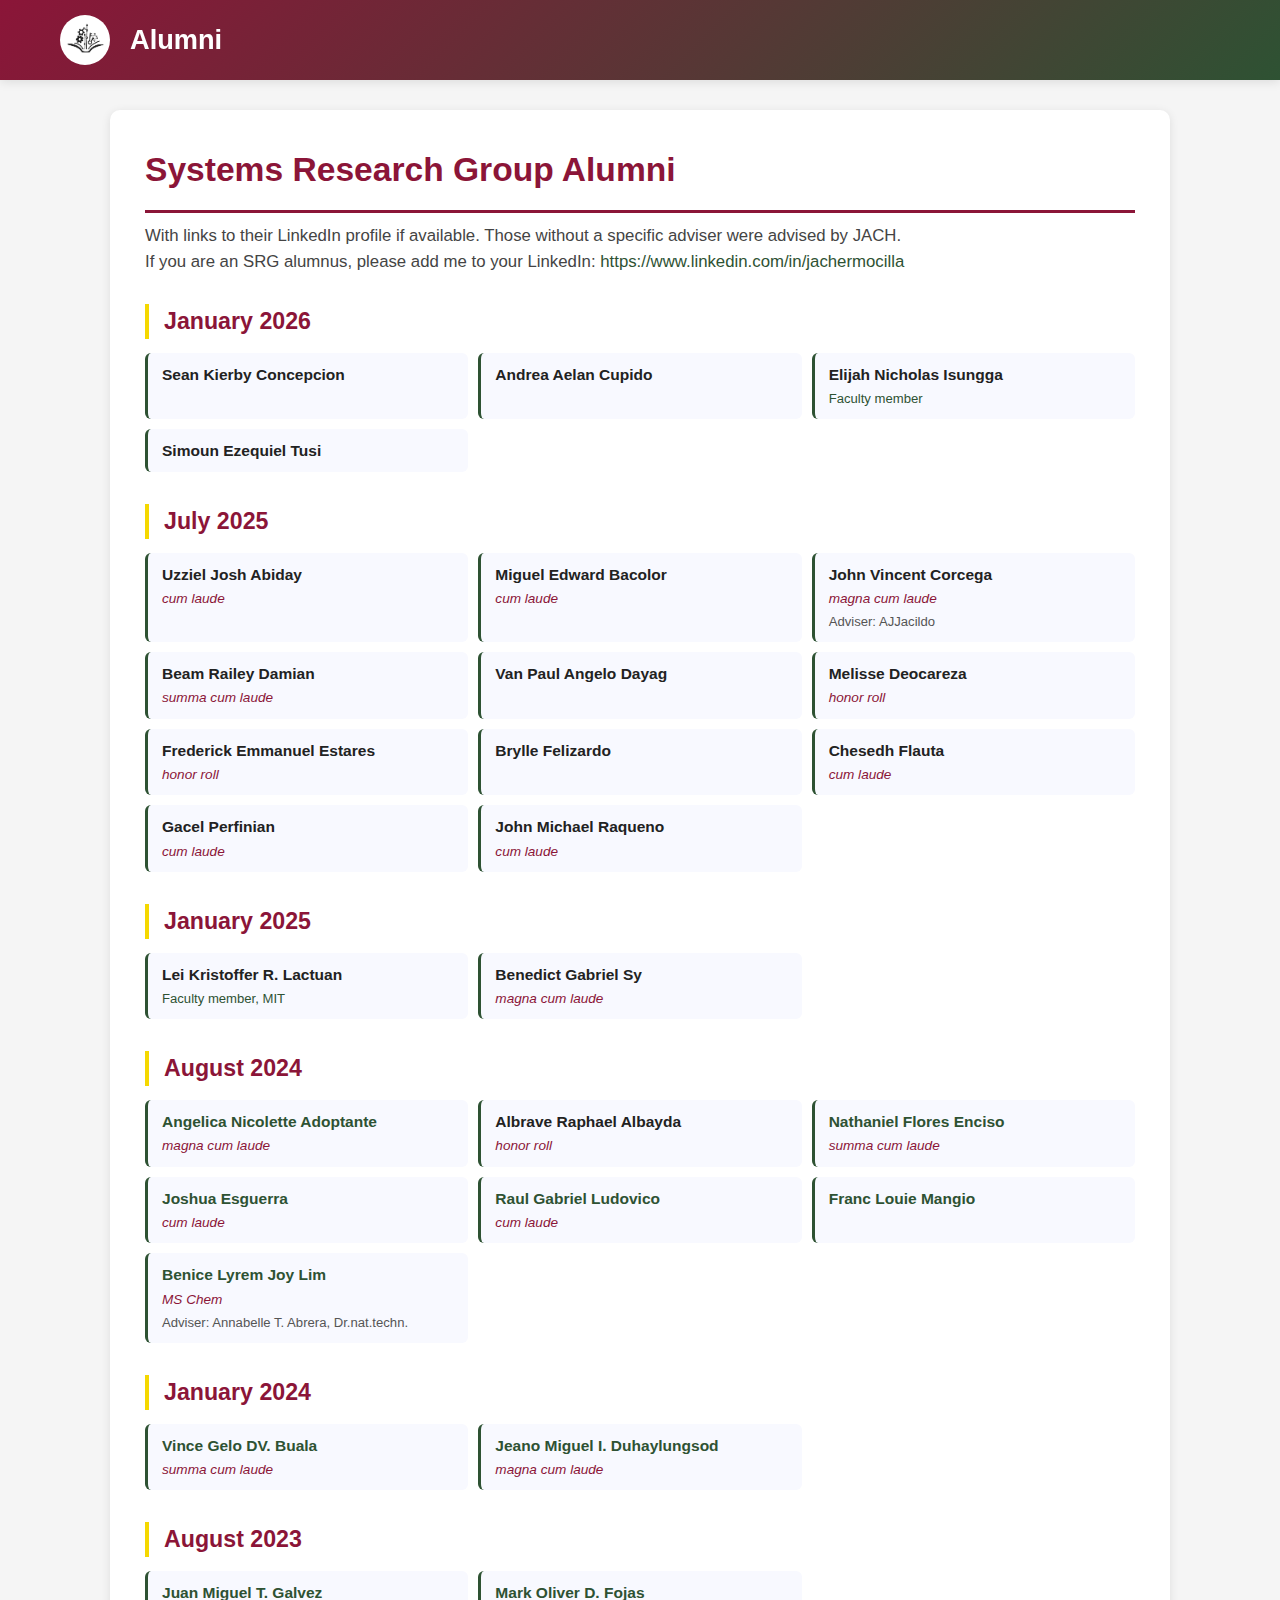
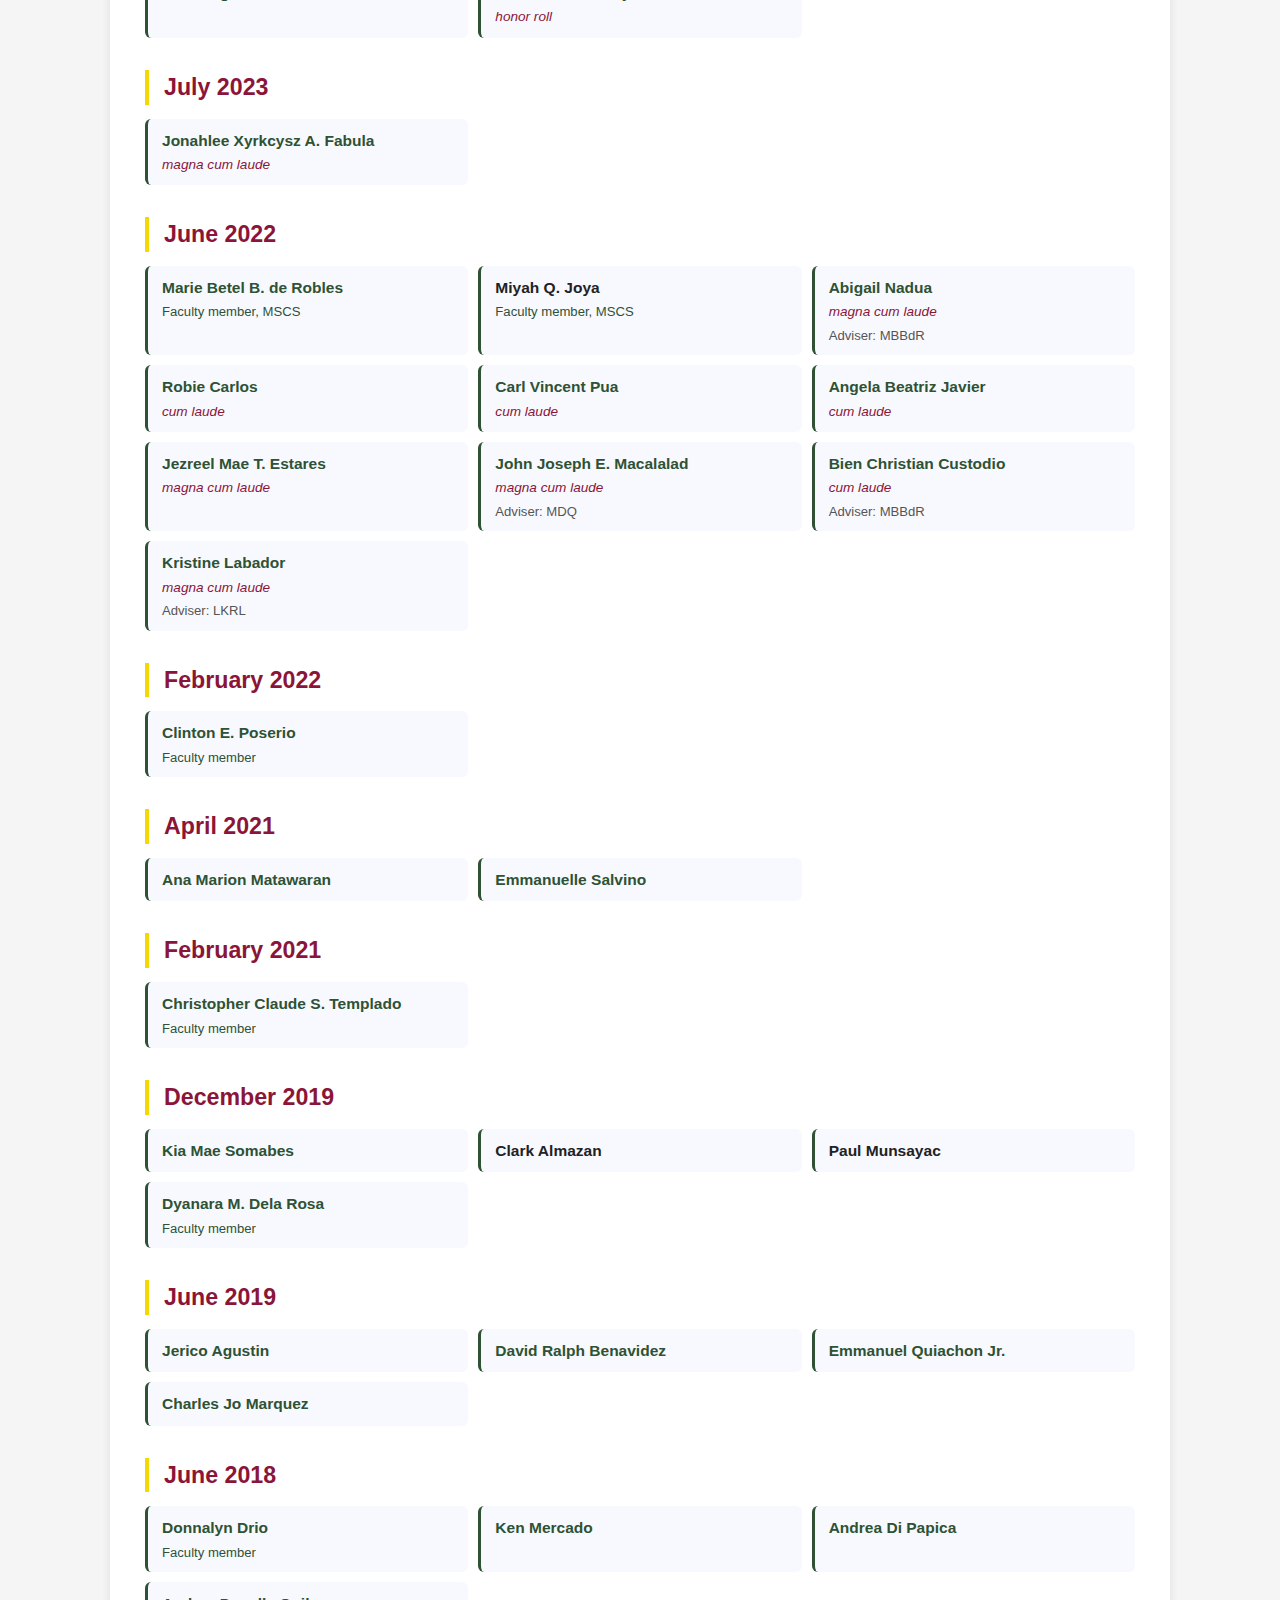
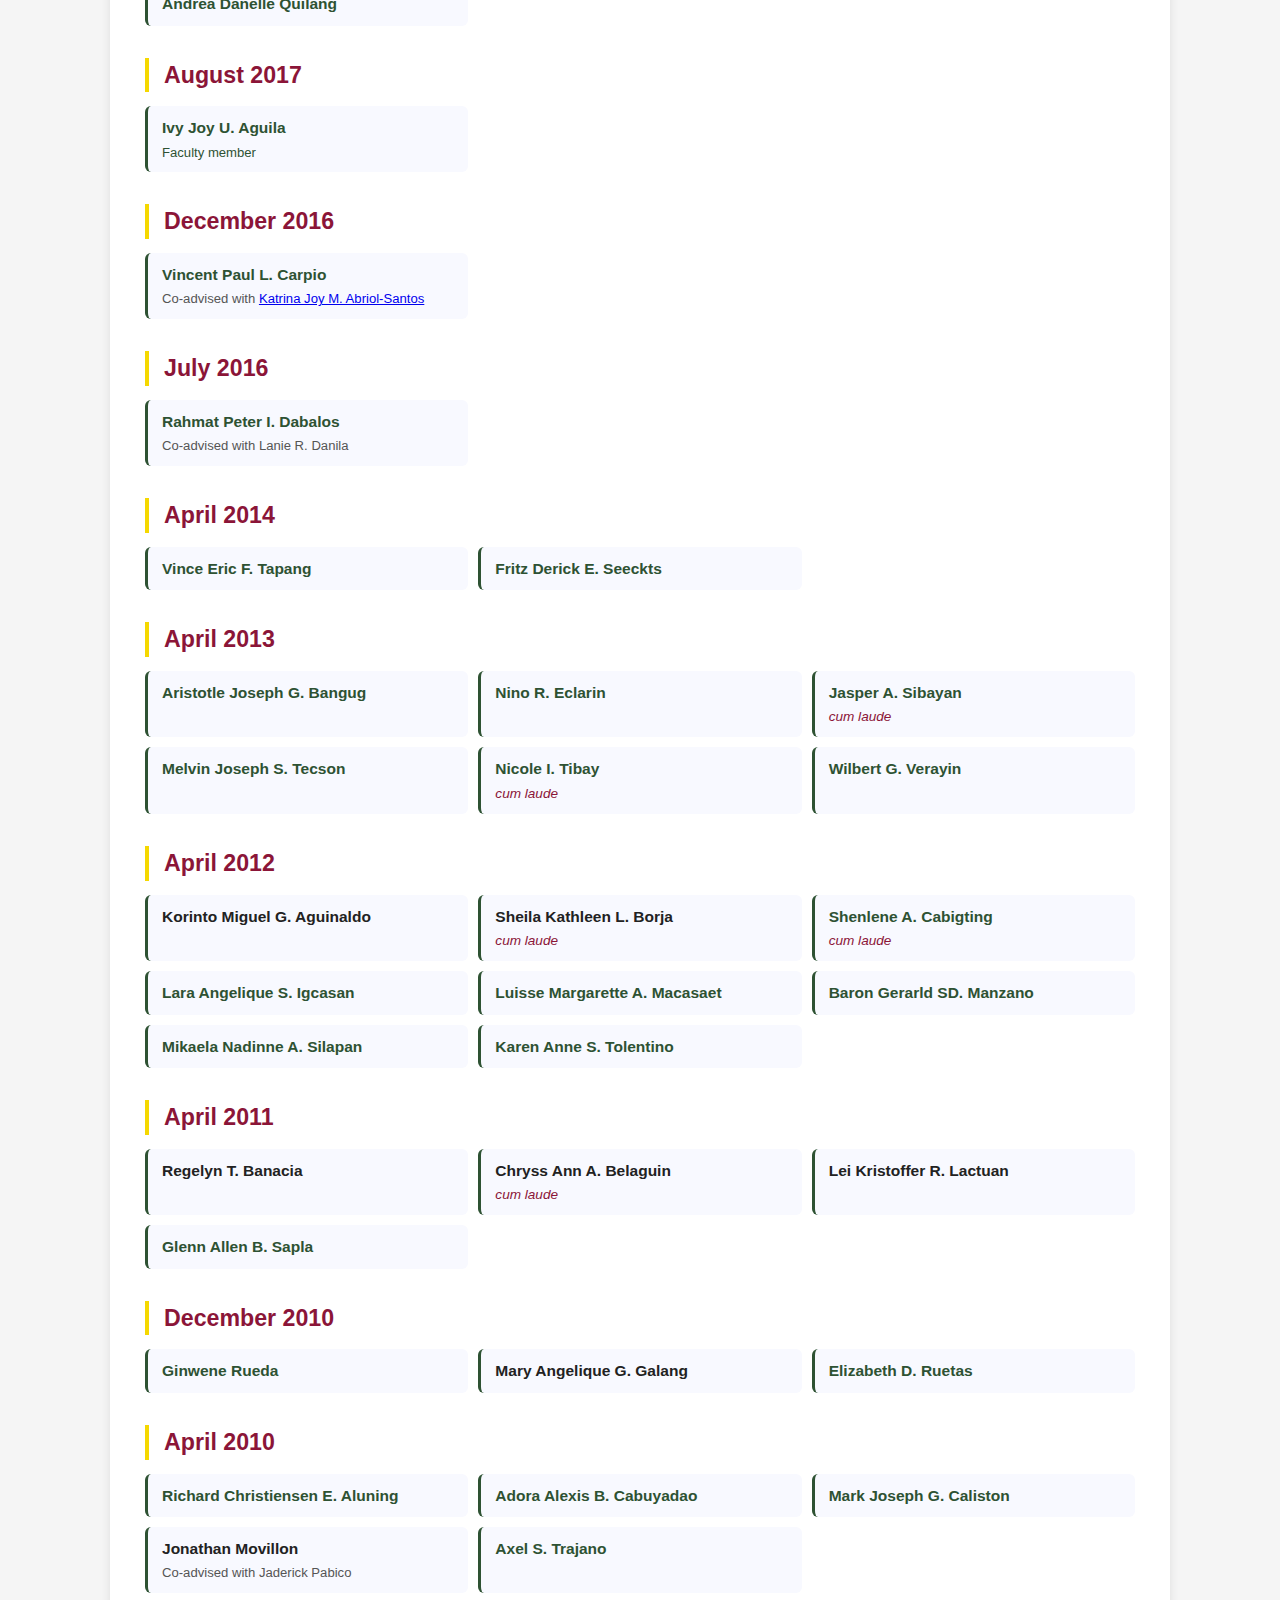
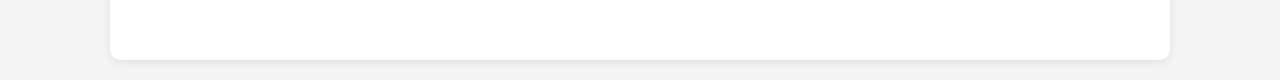
<file: alumni.html>
<!DOCTYPE html>
<html lang="en">
<head>
    <meta charset="UTF-8">
    <meta name="viewport" content="width=device-width, initial-scale=1.0">
    <title>Alumni | Systems Research Group</title>
    <style>
        * {
            margin: 0;
            padding: 0;
            box-sizing: border-box;
        }

        body {
            font-family: 'Optima', 'Palatino', 'Avenir', 'Helvetica', sans-serif;
            line-height: 1.5;
            color: #333;
            background: #f5f5f5;
        }

        .header {
            background: linear-gradient(135deg, #8B1538 0%, #2E5233 100%);
            color: white;
            padding: 15px 0;
            position: fixed;
            top: 0;
            left: 0;
            right: 0;
            z-index: 1000;
            box-shadow: 0 2px 10px rgba(0,0,0,0.1);
        }

        .header-content {
            max-width: 1200px;
            margin: 0 auto;
            padding: 0 20px;
            display: flex;
            align-items: center;
            gap: 20px;
        }

        .logo {
            width: 50px;
            height: 50px;
            background: white;
            border-radius: 50%;
            display: flex;
            align-items: center;
            justify-content: center;
            font-weight: bold;
            color: #8B1538;
            font-size: 1.2rem;
        }

        .header h1 {
            font-size: 1.7rem;
            font-weight: 700;
        }

        .main-container {
            margin-top: 90px;
            max-width: 1100px;
            margin-left: auto;
            margin-right: auto;
            padding: 20px;
        }

        .content {
            background: white;
            padding: 35px;
            border-radius: 10px;
            box-shadow: 0 2px 10px rgba(0,0,0,0.1);
        }

        .page-title {
            color: #8B1538;
            font-size: 2.1rem;
            font-weight: 700;
            margin-bottom: 10px;
            border-bottom: 3px solid #8B1538;
            padding-bottom: 15px;
        }

        .intro {
            font-size: 1.05rem;
            margin-bottom: 30px;
            color: #444;
        }

        .intro a {
            color: #2E5233;
            text-decoration: none;
        }

        .intro a:hover {
            text-decoration: underline;
        }

        /* Cohort sections */
        .cohort {
            margin-bottom: 32px;
        }

        .cohort h2 {
            color: #8B1538;
            font-size: 1.45rem;
            font-weight: 600;
            margin-bottom: 14px;
            border-left: 4px solid #F5D800;
            padding-left: 15px;
        }

        .alumni-grid {
            display: grid;
            grid-template-columns: repeat(auto-fill, minmax(280px, 1fr));
            gap: 10px;
            padding-left: 0;
            list-style: none;
        }

        .alumni-grid li {
            padding: 10px 14px;
            background: #f8f9ff;
            border-radius: 6px;
            border-left: 3px solid #2E5233;
            font-size: 0.97rem;
            display: flex;
            flex-direction: column;
            gap: 3px;
        }

        .alumni-grid li .name {
            font-weight: 600;
            color: #222;
        }

        .alumni-grid li .name a {
            color: #2E5233;
            text-decoration: none;
        }

        .alumni-grid li .name a:hover {
            text-decoration: underline;
        }

        .alumni-grid li .honor {
            font-size: 0.85rem;
            color: #8B1538;
            font-style: italic;
        }

        .alumni-grid li .adviser {
            font-size: 0.82rem;
            color: #555;
        }

        .alumni-grid li .role {
            font-size: 0.82rem;
            color: #2E5233;
            font-weight: 500;
        }

        @media (max-width: 768px) {
            .content {
                padding: 25px 20px;
            }

            .header h1 {
                font-size: 1.5rem;
            }

            .page-title {
                font-size: 1.8rem;
            }

            .alumni-grid {
                grid-template-columns: 1fr;
            }
        }
    </style>
</head>
<body>

    <header class="header">
        <div class="header-content">
            <img src="./logos/logo-white-background.png" class="logo" alt="ICS Logo">
            <h1>Alumni</h1>
        </div>
    </header>

    <div class="main-container">
        <div class="content">

            <h1 class="page-title">Systems Research Group Alumni</h1>

            <p class="intro">
                With links to their LinkedIn profile if available. Those without a specific adviser were advised by JACH.<br>
                If you are an SRG alumnus, please add me to your LinkedIn:
                <a href="https://www.linkedin.com/in/jachermocilla/" target="_blank">https://www.linkedin.com/in/jachermocilla</a>
            </p>

            <!-- January 2026 -->
            <div class="cohort">
                <h2>January 2026</h2>
                <ul class="alumni-grid">
                    <li><span class="name">Sean Kierby Concepcion</span></li>
                    <li><span class="name">Andrea Aelan Cupido</span></li>
                    <li>
                       <span class="name">Elijah Nicholas Isungga </span>
                       <span class="role">Faculty member </span>
                    </li>
                    <li><span class="name">Simoun Ezequiel Tusi</span></li>
                </ul>
            </div>

            <!-- July 2025 -->
            <div class="cohort">
                <h2>July 2025</h2>
                <ul class="alumni-grid">
                    <li>
                        <span class="name">Uzziel Josh Abiday</span>
                        <span class="honor">cum laude</span>
                    </li>
                    <li>
                        <span class="name">Miguel Edward Bacolor</span>
                        <span class="honor">cum laude</span>
                    </li>
                    <li>
                        <span class="name">John Vincent Corcega</span>
                        <span class="honor">magna cum laude</span>
                        <span class="adviser">Adviser: AJJacildo</span>
                    </li>
                    <li>
                        <span class="name">Beam Railey Damian</span>
                        <span class="honor">summa cum laude</span>
                    </li>
                    <li><span class="name">Van Paul Angelo Dayag</span></li>
                    <li>
                        <span class="name">Melisse Deocareza</span>
                        <span class="honor">honor roll</span>
                    </li>
                    <li>
                        <span class="name">Frederick Emmanuel Estares</span>
                        <span class="honor">honor roll</span>
                    </li>
                    <li><span class="name">Brylle Felizardo</span></li>
                    <li>
                        <span class="name">Chesedh Flauta</span>
                        <span class="honor">cum laude</span>
                    </li>
                    <li>
                        <span class="name">Gacel Perfinian</span>
                        <span class="honor">cum laude</span>
                    </li>
                    <li>
                        <span class="name">John Michael Raqueno</span>
                        <span class="honor">cum laude</span>
                    </li>
                </ul>
            </div>

            <!-- January 2025 -->
            <div class="cohort">
                <h2>January 2025</h2>
                <ul class="alumni-grid">
                    <li>
                        <span class="name">Lei Kristoffer R. Lactuan</span>
                        <span class="role">Faculty member, MIT</span>
                    </li>
                    <li>
                        <span class="name">Benedict Gabriel Sy</span>
                        <span class="honor">magna cum laude</span>
                    </li>
                </ul>
            </div>

            <!-- August 2024 -->
            <div class="cohort">
                <h2>August 2024</h2>
                <ul class="alumni-grid">
                    <li>
                        <span class="name"><a href="https://www.linkedin.com/in/angelica-nicolette-adoptante-33083427a/" target="_blank">Angelica Nicolette Adoptante</a></span>
                        <span class="honor">magna cum laude</span>
                    </li>
                    <li>
                        <span class="name">Albrave Raphael Albayda</span>
                        <span class="honor">honor roll</span>
                    </li>
                    <li>
                        <span class="name"><a href="https://www.linkedin.com/in/nathaniel-enciso-8661b312/" target="_blank">Nathaniel Flores Enciso</a></span>
                        <span class="honor">summa cum laude</span>
                    </li>
                    <li>
                        <span class="name"><a href="https://www.linkedin.com/in/jvesguerra19/" target="_blank">Joshua Esguerra</a></span>
                        <span class="honor">cum laude</span>
                    </li>
                    <li>
                        <span class="name"><a href="https://www.linkedin.com/in/raul-gabriel-ludovico-3b791023b/" target="_blank">Raul Gabriel Ludovico</a></span>
                        <span class="honor">cum laude</span>
                    </li>
                    <li>
                        <span class="name"><a href="https://www.linkedin.com/in/francmangio/" target="_blank">Franc Louie Mangio</a></span>
                    </li>
                    <li>
                        <span class="name"><a href="https://www.linkedin.com/in/benice-lyrem-joy-lim-4a1119170/" target="_blank">Benice Lyrem Joy Lim</a></span>
                        <span class="honor">MS Chem</span>
                        <span class="adviser">Adviser: Annabelle T. Abrera, Dr.nat.techn.</span>
                    </li>
                </ul>
            </div>

            <!-- January 2024 -->
            <div class="cohort">
                <h2>January 2024</h2>
                <ul class="alumni-grid">
                    <li>
                        <span class="name"><a href="https://www.linkedin.com/in/vincegelobuala10/" target="_blank">Vince Gelo DV. Buala</a></span>
                        <span class="honor">summa cum laude</span>
                    </li>
                    <li>
                        <span class="name"><a href="https://www.linkedin.com/in/jeano-miguel-duhaylungsod-1488a5131/" target="_blank">Jeano Miguel I. Duhaylungsod</a></span>
                        <span class="honor">magna cum laude</span>
                    </li>
                </ul>
            </div>

            <!-- August 2023 -->
            <div class="cohort">
                <h2>August 2023</h2>
                <ul class="alumni-grid">
                    <li>
                        <span class="name"><a href="https://www.linkedin.com/in/juan-miguel-galvez-34a38b158/" target="_blank">Juan Miguel T. Galvez</a></span>
                    </li>
                    <li>
                        <span class="name"><a href="https://www.linkedin.com/in/mark-oliver-fojas-6b5735284/" target="_blank">Mark Oliver D. Fojas</a></span>
                        <span class="honor">honor roll</span>
                    </li>
                </ul>
            </div>

            <!-- July 2023 -->
            <div class="cohort">
                <h2>July 2023</h2>
                <ul class="alumni-grid">
                    <li>
                        <span class="name"><a href="https://www.linkedin.com/in/xyrkfabula/" target="_blank">Jonahlee Xyrkcysz A. Fabula</a></span>
                        <span class="honor">magna cum laude</span>
                    </li>
                </ul>
            </div>

            <!-- June 2022 -->
            <div class="cohort">
                <h2>June 2022</h2>
                <ul class="alumni-grid">
                    <li>
                        <span class="name"><a href="https://www.linkedin.com/in/marie-betel-de-robles-96826777/" target="_blank">Marie Betel B. de Robles</a></span>
                        <span class="role">Faculty member, MSCS</span>
                    </li>
                    <li>
                        <span class="name">Miyah Q. Joya</span>
                        <span class="role">Faculty member, MSCS</span>
                    </li>
                    <li>
                        <span class="name"><a href="https://www.linkedin.com/in/abigail-nadua/" target="_blank">Abigail Nadua</a></span>
                        <span class="honor">magna cum laude</span>
                        <span class="adviser">Adviser: MBBdR</span>
                    </li>
                    <li>
                        <span class="name"><a href="https://www.linkedin.com/in/racarlos1/" target="_blank">Robie Carlos</a></span>
                        <span class="honor">cum laude</span>
                    </li>
                    <li>
                        <span class="name"><a href="https://www.linkedin.com/in/cvpua/" target="_blank">Carl Vincent Pua</a></span>
                        <span class="honor">cum laude</span>
                    </li>
                    <li>
                        <span class="name"><a href="https://www.linkedin.com/in/apjavier2/" target="_blank">Angela Beatriz Javier</a></span>
                        <span class="honor">cum laude</span>
                    </li>
                    <li>
                        <span class="name"><a href="https://www.linkedin.com/in/jezreel-mae-estares-8178121b0/" target="_blank">Jezreel Mae T. Estares</a></span>
                        <span class="honor">magna cum laude</span>
                    </li>
                    <li>
                        <span class="name"><a href="https://www.linkedin.com/in/johnjosephmacalalad/" target="_blank">John Joseph E. Macalalad</a></span>
                        <span class="honor">magna cum laude</span>
                        <span class="adviser">Adviser: MDQ</span>
                    </li>
                    <li>
                        <span class="name"><a href="https://www.linkedin.com/in/bien-christian-custodio-a8002a19a/" target="_blank">Bien Christian Custodio</a></span>
                        <span class="honor">cum laude</span>
                        <span class="adviser">Adviser: MBBdR</span>
                    </li>
                    <li>
                        <span class="name"><a href="https://www.linkedin.com/in/knlabador/" target="_blank">Kristine Labador</a></span>
                        <span class="honor">magna cum laude</span>
                        <span class="adviser">Adviser: LKRL</span>
                    </li>
                </ul>
            </div>

            <!-- February 2022 -->
            <div class="cohort">
                <h2>February 2022</h2>
                <ul class="alumni-grid">
                    <li>
                        <span class="name"><a href="https://www.linkedin.com/in/ceposerio/" target="_blank">Clinton E. Poserio</a></span>
                        <span class="role">Faculty member</span>
                    </li>
                </ul>
            </div>

            <!-- April 2021 -->
            <div class="cohort">
                <h2>April 2021</h2>
                <ul class="alumni-grid">
                    <li>
                        <span class="name"><a href="https://www.linkedin.com/in/atmatawaran/" target="_blank">Ana Marion Matawaran</a></span>
                    </li>
                    <li>
                        <span class="name"><a href="https://www.linkedin.com/in/emmanuelle-salvino-7690021a1/" target="_blank">Emmanuelle Salvino</a></span>
                    </li>
                </ul>
            </div>

            <!-- February 2021 -->
            <div class="cohort">
                <h2>February 2021</h2>
                <ul class="alumni-grid">
                    <li>
                        <span class="name"><a href="https://www.linkedin.com/in/ccstemplado/" target="_blank">Christopher Claude S. Templado</a></span>
                        <span class="role">Faculty member</span>
                    </li>
                </ul>
            </div>

            <!-- December 2019 -->
            <div class="cohort">
                <h2>December 2019</h2>
                <ul class="alumni-grid">
                    <li>
                        <span class="name"><a href="https://www.linkedin.com/in/kiasomabes/" target="_blank">Kia Mae Somabes</a></span>
                    </li>
                    <li><span class="name">Clark Almazan</span></li>
                    <li><span class="name">Paul Munsayac</span></li>
                    <li>
                        <span class="name"><a href="https://www.linkedin.com/in/dmdelarosa/" target="_blank">Dyanara M. Dela Rosa</a></span>
                        <span class="role">Faculty member</span>
                    </li>
                </ul>
            </div>

            <!-- June 2019 -->
            <div class="cohort">
                <h2>June 2019</h2>
                <ul class="alumni-grid">
                    <li>
                        <span class="name"><a href="https://www.linkedin.com/in/jerico-agustin-336615139/" target="_blank">Jerico Agustin</a></span>
                    </li>
                    <li>
                        <span class="name"><a href="https://www.linkedin.com/in/radicalralph/" target="_blank">David Ralph Benavidez</a></span>
                    </li>
                    <li>
                        <span class="name"><a href="https://www.linkedin.com/in/emmanuel-jr-quiachon-85a093158/" target="_blank">Emmanuel Quiachon Jr.</a></span>
                    </li>
                    <li>
                        <span class="name"><a href="https://www.linkedin.com/in/charles-jo-marquez/" target="_blank">Charles Jo Marquez</a></span>
                    </li>
                </ul>
            </div>

            <!-- June 2018 -->
            <div class="cohort">
                <h2>June 2018</h2>
                <ul class="alumni-grid">
                    <li>
                        <span class="name"><a href="https://www.linkedin.com/in/drio-donna-892271151/" target="_blank">Donnalyn Drio</a></span>
                        <span class="role">Faculty member</span>
                    </li>
                    <li>
                        <span class="name"><a href="https://www.linkedin.com/in/ken-m-bb5b281ab/" target="_blank">Ken Mercado</a></span>
                    </li>
                    <li>
                        <span class="name"><a href="https://www.linkedin.com/in/andreadi-papica/" target="_blank">Andrea Di Papica</a></span>
                    </li>
                    <li>
                        <span class="name"><a href="https://www.linkedin.com/in/andrea-danelle-quilang-764194348/" target="_blank">Andrea Danelle Quilang</a></span>
                    </li>
                </ul>
            </div>

            <!-- August 2017 -->
            <div class="cohort">
                <h2>August 2017</h2>
                <ul class="alumni-grid">
                    <li>
                        <span class="name"><a href="https://www.linkedin.com/in/ivyjoyaguila/" target="_blank">Ivy Joy U. Aguila</a></span>
                        <span class="role">Faculty member</span>
                    </li>
                </ul>
            </div>

            <!-- December 2016 -->
            <div class="cohort">
                <h2>December 2016</h2>
                <ul class="alumni-grid">
                    <li>
                        <span class="name"><a href="https://www.linkedin.com/in/vincent-carpio-462849139/" target="_blank">Vincent Paul L. Carpio</a></span>
                        <span class="adviser">Co-advised with <a href="https://www.linkedin.com/in/katrina-joy-abriol-santos-53504136/" target="_blank">Katrina Joy M. Abriol-Santos</a></span>
                    </li>
                </ul>
            </div>

            <!-- July 2016 -->
            <div class="cohort">
                <h2>July 2016</h2>
                <ul class="alumni-grid">
                    <li>
                        <span class="name"><a href="https://www.linkedin.com/in/rahmat-peter-dabalos-289848137/" target="_blank">Rahmat Peter I. Dabalos</a></span>
                        <span class="adviser">Co-advised with Lanie R. Danila</span>
                    </li>
                </ul>
            </div>

            <!-- April 2014 -->
            <div class="cohort">
                <h2>April 2014</h2>
                <ul class="alumni-grid">
                    <li>
                        <span class="name"><a href="https://www.linkedin.com/in/veftapang/" target="_blank">Vince Eric F. Tapang</a></span>
                    </li>
                    <li>
                        <span class="name"><a href="https://www.linkedin.com/in/fritz-derick-seeckts-b2440251/" target="_blank">Fritz Derick E. Seeckts</a></span>
                    </li>
                </ul>
            </div>

            <!-- April 2013 -->
            <div class="cohort">
                <h2>April 2013</h2>
                <ul class="alumni-grid">
                    <li>
                        <span class="name"><a href="https://www.linkedin.com/in/ajgbangug/" target="_blank">Aristotle Joseph G. Bangug</a></span>
                    </li>
                    <li>
                        <span class="name"><a href="https://www.linkedin.com/in/ninzz/" target="_blank">Nino R. Eclarin</a></span>
                    </li>
                    <li>
                        <span class="name"><a href="https://www.linkedin.com/in/jasper-sibayan-14475550/" target="_blank">Jasper A. Sibayan</a></span>
                        <span class="honor">cum laude</span>
                    </li>
                    <li>
                        <span class="name"><a href="https://www.linkedin.com/in/mjstecson/" target="_blank">Melvin Joseph S. Tecson</a></span>
                    </li>
                    <li>
                        <span class="name"><a href="https://www.linkedin.com/in/nicole-tibay-707282137/" target="_blank">Nicole I. Tibay</a></span>
                        <span class="honor">cum laude</span>
                    </li>
                    <li>
                        <span class="name"><a href="https://www.linkedin.com/in/wilbertverayin/" target="_blank">Wilbert G. Verayin</a></span>
                    </li>
                </ul>
            </div>

            <!-- April 2012 -->
            <div class="cohort">
                <h2>April 2012</h2>
                <ul class="alumni-grid">
                    <li><span class="name">Korinto Miguel G. Aguinaldo</span></li>
                    <li>
                        <span class="name">Sheila Kathleen L. Borja</span>
                        <span class="honor">cum laude</span>
                    </li>
                    <li>
                        <span class="name"><a href="https://www.linkedin.com/in/shenlenecabigting/" target="_blank">Shenlene A. Cabigting</a></span>
                        <span class="honor">cum laude</span>
                    </li>
                    <li>
                        <span class="name"><a href="https://www.linkedin.com/in/ligcasan/" target="_blank">Lara Angelique S. Igcasan</a></span>
                    </li>
                    <li>
                        <span class="name"><a href="https://www.linkedin.com/in/ara-macasaet-6516487b/" target="_blank">Luisse Margarette A. Macasaet</a></span>
                    </li>
                    <li>
                        <span class="name"><a href="https://www.linkedin.com/in/baron-manzano-29956610a/" target="_blank">Baron Gerarld SD. Manzano</a></span>
                    </li>
                    <li>
                        <span class="name"><a href="https://www.linkedin.com/in/mikaelanadinnesilapan/" target="_blank">Mikaela Nadinne A. Silapan</a></span>
                    </li>
                    <li>
                        <span class="name"><a href="https://www.linkedin.com/in/kastolentino/" target="_blank">Karen Anne S. Tolentino</a></span>
                    </li>
                </ul>
            </div>

            <!-- April 2011 -->
            <div class="cohort">
                <h2>April 2011</h2>
                <ul class="alumni-grid">
                    <li><span class="name">Regelyn T. Banacia</span></li>
                    <li>
                        <span class="name">Chryss Ann A. Belaguin</span>
                        <span class="honor">cum laude</span>
                    </li>
                    <li><span class="name">Lei Kristoffer R. Lactuan</span></li>
                    <li>
                        <span class="name"><a href="https://www.linkedin.com/in/gasapladev/" target="_blank">Glenn Allen B. Sapla</a></span>
                    </li>
                </ul>
            </div>

            <!-- December 2010 -->
            <div class="cohort">
                <h2>December 2010</h2>
                <ul class="alumni-grid">
                    <li>
                        <span class="name"><a href="https://www.linkedin.com/in/ginwenerueda/" target="_blank">Ginwene Rueda</a></span>
                    </li>
                    <li><span class="name">Mary Angelique G. Galang</span></li>
                    <li>
                        <span class="name"><a href="https://www.linkedin.com/in/elizabeth-ruetas-5a0b60122/" target="_blank">Elizabeth D. Ruetas</a></span>
                    </li>
                </ul>
            </div>

            <!-- April 2010 -->
            <div class="cohort">
                <h2>April 2010</h2>
                <ul class="alumni-grid">
                    <li>
                        <span class="name"><a href="https://www.linkedin.com/in/richard-christiensen-aluning/" target="_blank">Richard Christiensen E. Aluning</a></span>
                    </li>
                    <li>
                        <span class="name"><a href="https://www.linkedin.com/in/adora-alexis-cabuyadao-157b6474/" target="_blank">Adora Alexis B. Cabuyadao</a></span>
                    </li>
                    <li>
                        <span class="name"><a href="https://www.linkedin.com/in/mcaliston/" target="_blank">Mark Joseph G. Caliston</a></span>
                    </li>
                    <li>
                        <span class="name">Jonathan Movillon</span>
                        <span class="adviser">Co-advised with Jaderick Pabico</span>
                    </li>
                    <li>
                        <span class="name"><a href="https://www.linkedin.com/in/axel-trajano/" target="_blank">Axel S. Trajano</a></span>
                    </li>
                </ul>
            </div>

        </div>
    </div>

</body>
</html>
</file>
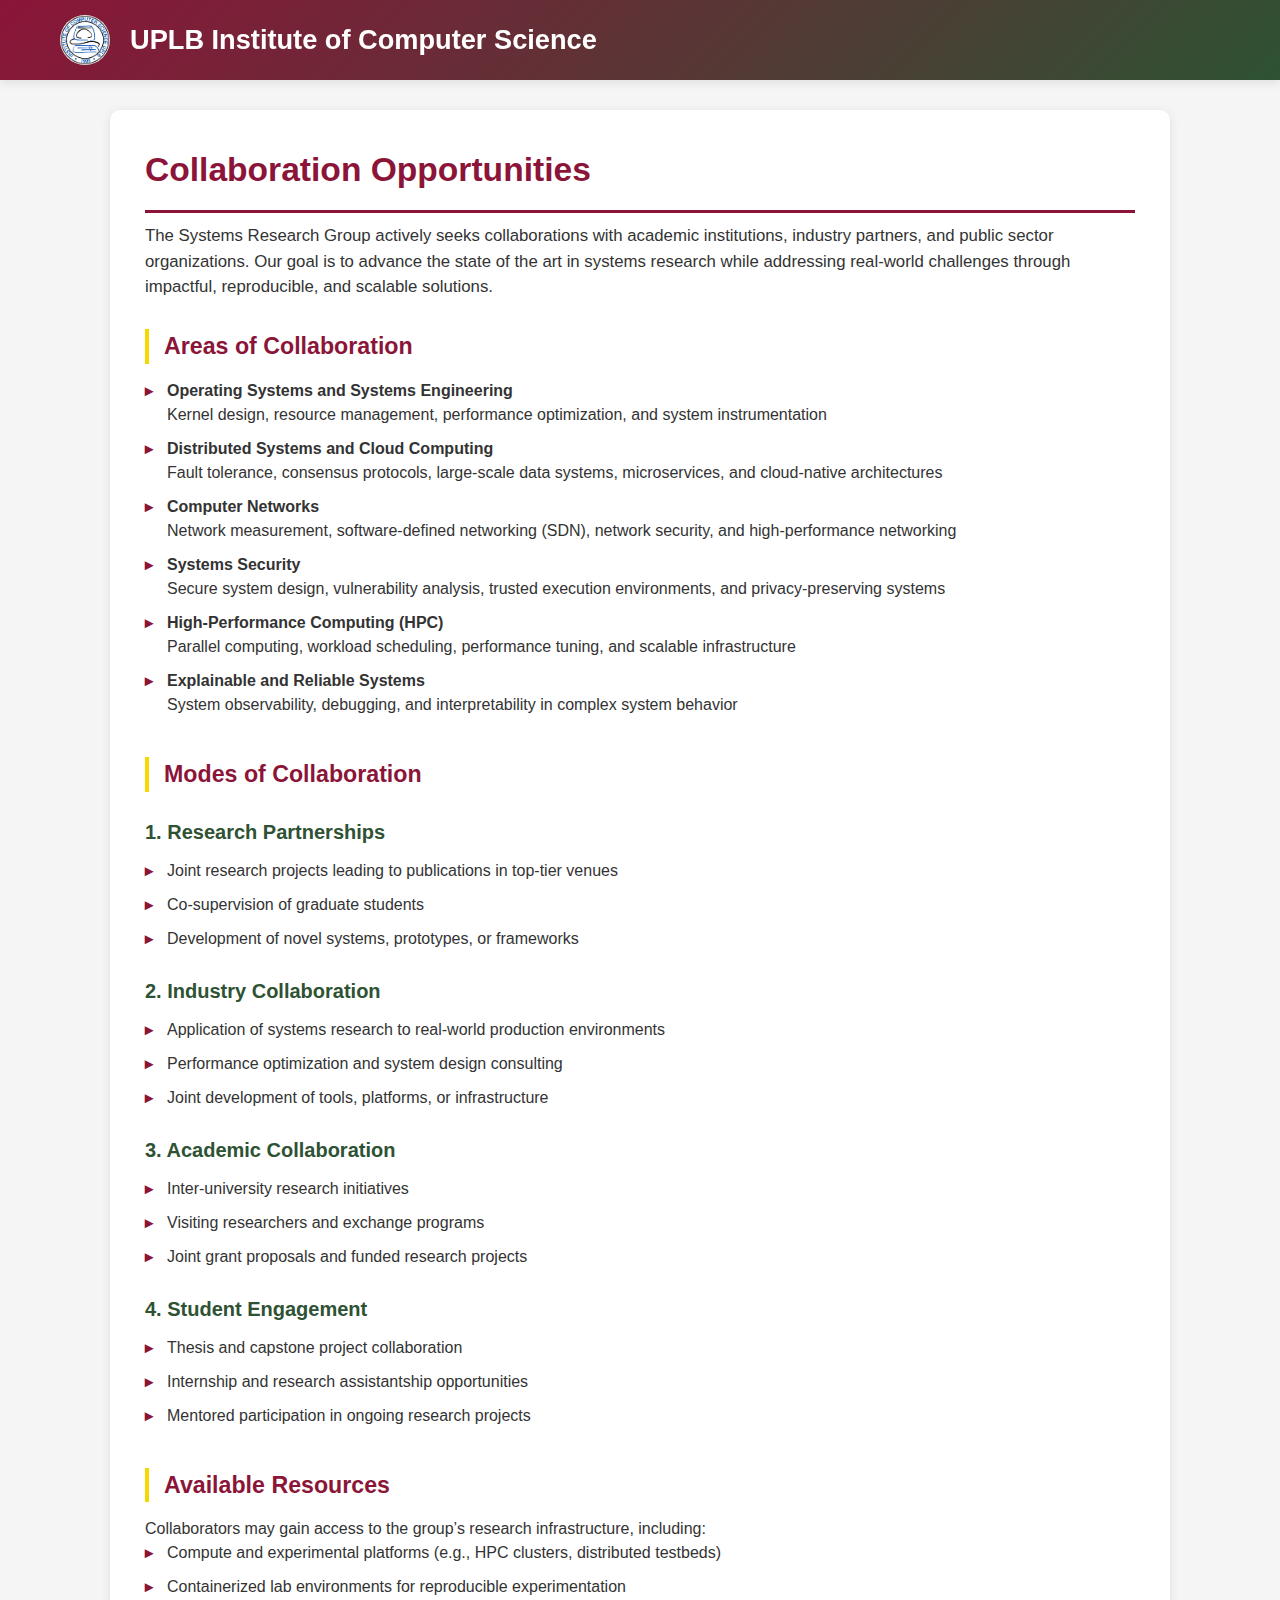
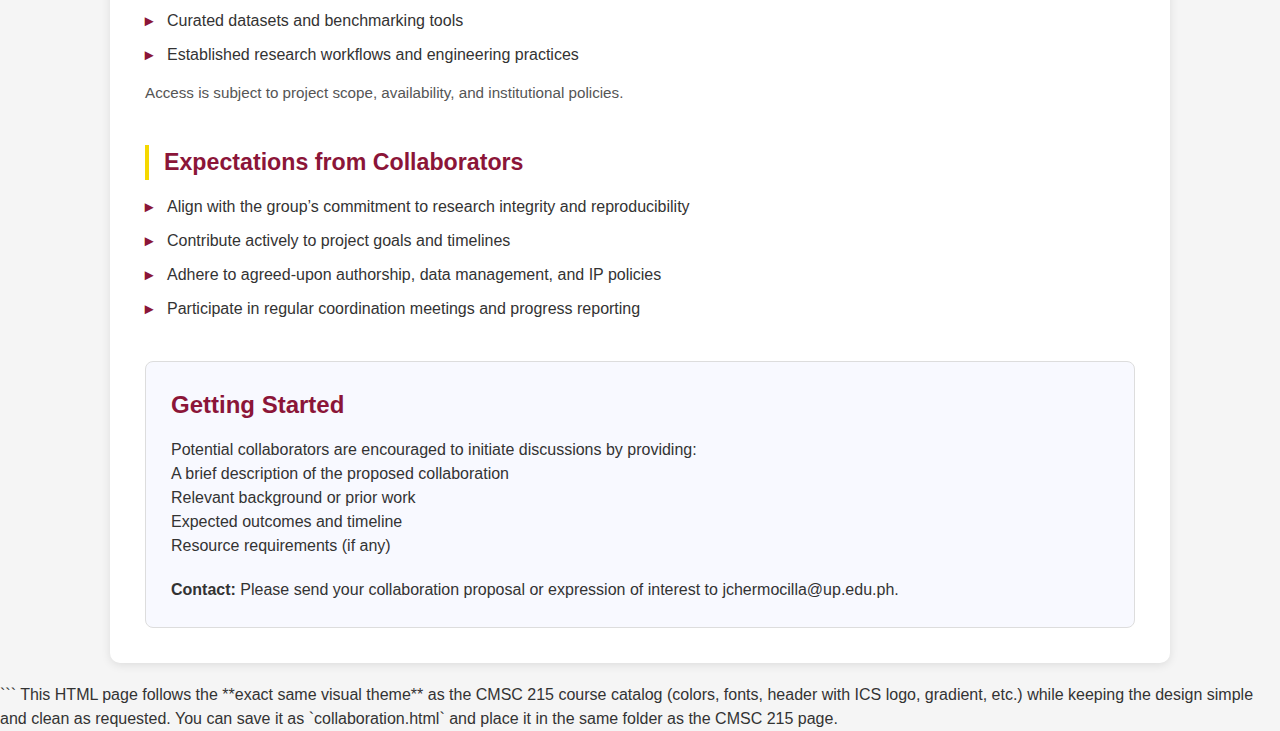
<file: collab.html>
<!DOCTYPE html>
<html lang="en">
<head>
    <meta charset="UTF-8">
    <meta name="viewport" content="width=device-width, initial-scale=1.0">
    <title>Collaboration Opportunities | Systems Research Group</title>
    <style>
        * {
            margin: 0;
            padding: 0;
            box-sizing: border-box;
        }

        body {
            font-family: 'Optima', 'Palatino', 'Avenir', 'Helvetica', sans-serif;
            line-height: 1.5;
            color: #333;
            background: #f5f5f5;
        }

        .header {
            background: linear-gradient(135deg, #8B1538 0%, #2E5233 100%);
            color: white;
            padding: 15px 0;
            position: fixed;
            top: 0;
            left: 0;
            right: 0;
            z-index: 1000;
            box-shadow: 0 2px 10px rgba(0,0,0,0.1);
        }

        .header-content {
            max-width: 1200px;
            margin: 0 auto;
            padding: 0 20px;
            display: flex;
            align-items: center;
            gap: 20px;
        }

        .logo {
            width: 50px;
            height: 50px;
            background: white;
            border-radius: 50%;
            display: flex;
            align-items: center;
            justify-content: center;
            font-weight: bold;
            color: #8B1538;
            font-size: 1.2rem;
        }

        .header h1 {
            font-size: 1.7rem;
            font-weight: 700;
        }

        .main-container {
            margin-top: 90px;
            max-width: 1100px;
            margin-left: auto;
            margin-right: auto;
            padding: 20px;
        }

        .content {
            background: white;
            padding: 35px;
            border-radius: 10px;
            box-shadow: 0 2px 10px rgba(0,0,0,0.1);
        }

        .page-title {
            color: #8B1538;
            font-size: 2.1rem;
            font-weight: 700;
            margin-bottom: 10px;
            border-bottom: 3px solid #8B1538;
            padding-bottom: 15px;
        }

        .section {
            margin-bottom: 40px;
        }

        .section h2 {
            color: #8B1538;
            font-size: 1.45rem;
            font-weight: 600;
            margin-bottom: 15px;
            border-left: 4px solid #F5D800;
            padding-left: 15px;
        }

        .section h3 {
            color: #2E5233;
            font-size: 1.25rem;
            font-weight: 600;
            margin: 25px 0 12px 0;
        }

        ul {
            list-style: none;
            padding-left: 0;
        }

        .section ul li {
            margin-bottom: 10px;
            padding-left: 22px;
            position: relative;
        }

        .section ul li:before {
            content: "▸";
            color: #8B1538;
            font-weight: bold;
            position: absolute;
            left: 0;
        }

        .prerequisites {
            background: #f8f9ff;
            padding: 18px;
            border-radius: 8px;
            border-left: 4px solid #8B1538;
            margin: 20px 0;
        }

        .modes li {
            margin-bottom: 25px;
        }

        .contact-box {
            background: #f8f9ff;
            border: 1px solid #ddd;
            border-radius: 8px;
            padding: 25px;
            margin-top: 30px;
        }

        @media (max-width: 768px) {
            .content {
                padding: 25px 20px;
            }
            
            .header h1 {
                font-size: 1.5rem;
            }
            
            .page-title {
                font-size: 1.8rem;
            }
        }
    </style>
</head>
<body>

    <header class="header">
        <div class="header-content">
            <img src="./logos/ics-logo.jpg" class="logo" alt="ICS Logo">
            <h1>UPLB Institute of Computer Science</h1>
        </div>
    </header>

    <div class="main-container">
        <div class="content">

            <h1 class="page-title">Collaboration Opportunities</h1>
            
            <p style="font-size:1.05rem; margin-bottom:30px;">
                The Systems Research Group actively seeks collaborations with academic institutions, industry partners, and public sector organizations. 
                Our goal is to advance the state of the art in systems research while addressing real-world challenges through impactful, reproducible, and scalable solutions.
            </p>

            <section class="section">
                <h2>Areas of Collaboration</h2>
                <ul>
                    <li><strong>Operating Systems and Systems Engineering</strong><br>
                        Kernel design, resource management, performance optimization, and system instrumentation</li>
                    <li><strong>Distributed Systems and Cloud Computing</strong><br>
                        Fault tolerance, consensus protocols, large-scale data systems, microservices, and cloud-native architectures</li>
                    <li><strong>Computer Networks</strong><br>
                        Network measurement, software-defined networking (SDN), network security, and high-performance networking</li>
                    <li><strong>Systems Security</strong><br>
                        Secure system design, vulnerability analysis, trusted execution environments, and privacy-preserving systems</li>
                    <li><strong>High-Performance Computing (HPC)</strong><br>
                        Parallel computing, workload scheduling, performance tuning, and scalable infrastructure</li>
                    <li><strong>Explainable and Reliable Systems</strong><br>
                        System observability, debugging, and interpretability in complex system behavior</li>
                </ul>
            </section>

            <section class="section">
                <h2>Modes of Collaboration</h2>
                
                <h3>1. Research Partnerships</h3>
                <ul class="modes">
                    <li>Joint research projects leading to publications in top-tier venues</li>
                    <li>Co-supervision of graduate students</li>
                    <li>Development of novel systems, prototypes, or frameworks</li>
                </ul>

                <h3>2. Industry Collaboration</h3>
                <ul class="modes">
                    <li>Application of systems research to real-world production environments</li>
                    <li>Performance optimization and system design consulting</li>
                    <li>Joint development of tools, platforms, or infrastructure</li>
                </ul>

                <h3>3. Academic Collaboration</h3>
                <ul class="modes">
                    <li>Inter-university research initiatives</li>
                    <li>Visiting researchers and exchange programs</li>
                    <li>Joint grant proposals and funded research projects</li>
                </ul>

                <h3>4. Student Engagement</h3>
                <ul class="modes">
                    <li>Thesis and capstone project collaboration</li>
                    <li>Internship and research assistantship opportunities</li>
                    <li>Mentored participation in ongoing research projects</li>
                </ul>
            </section>

            <section class="section">
                <h2>Available Resources</h2>
                <p>Collaborators may gain access to the group’s research infrastructure, including:</p>
                <ul>
                    <li>Compute and experimental platforms (e.g., HPC clusters, distributed testbeds)</li>
                    <li>Containerized lab environments for reproducible experimentation</li>
                    <li>Curated datasets and benchmarking tools</li>
                    <li>Established research workflows and engineering practices</li>
                </ul>
                <p style="font-size:0.95rem; color:#555; margin-top:15px;">
                    Access is subject to project scope, availability, and institutional policies.
                </p>
            </section>

            <section class="section">
                <h2>Expectations from Collaborators</h2>
                <ul>
                    <li>Align with the group’s commitment to research integrity and reproducibility</li>
                    <li>Contribute actively to project goals and timelines</li>
                    <li>Adhere to agreed-upon authorship, data management, and IP policies</li>
                    <li>Participate in regular coordination meetings and progress reporting</li>
                </ul>
            </section>

            <div class="contact-box">
                <h2 style="color:#8B1538; margin-bottom:15px;">Getting Started</h2>
                <p>Potential collaborators are encouraged to initiate discussions by providing:</p>
                <ul>
                    <li>A brief description of the proposed collaboration</li>
                    <li>Relevant background or prior work</li>
                    <li>Expected outcomes and timeline</li>
                    <li>Resource requirements (if any)</li>
                </ul>
                
                <p style="margin-top:20px;">
                    <strong>Contact:</strong> Please send your collaboration proposal or expression of interest to jchermocilla@up.edu.ph.
                </p>
            </div>

        </div>
    </div>

</body>
</html>
```

This HTML page follows the **exact same visual theme** as the CMSC 215 course catalog (colors, fonts, header with ICS logo, gradient, etc.) while keeping the design simple and clean as requested. You can save it as `collaboration.html` and place it in the same folder as the CMSC 215 page.
</file>
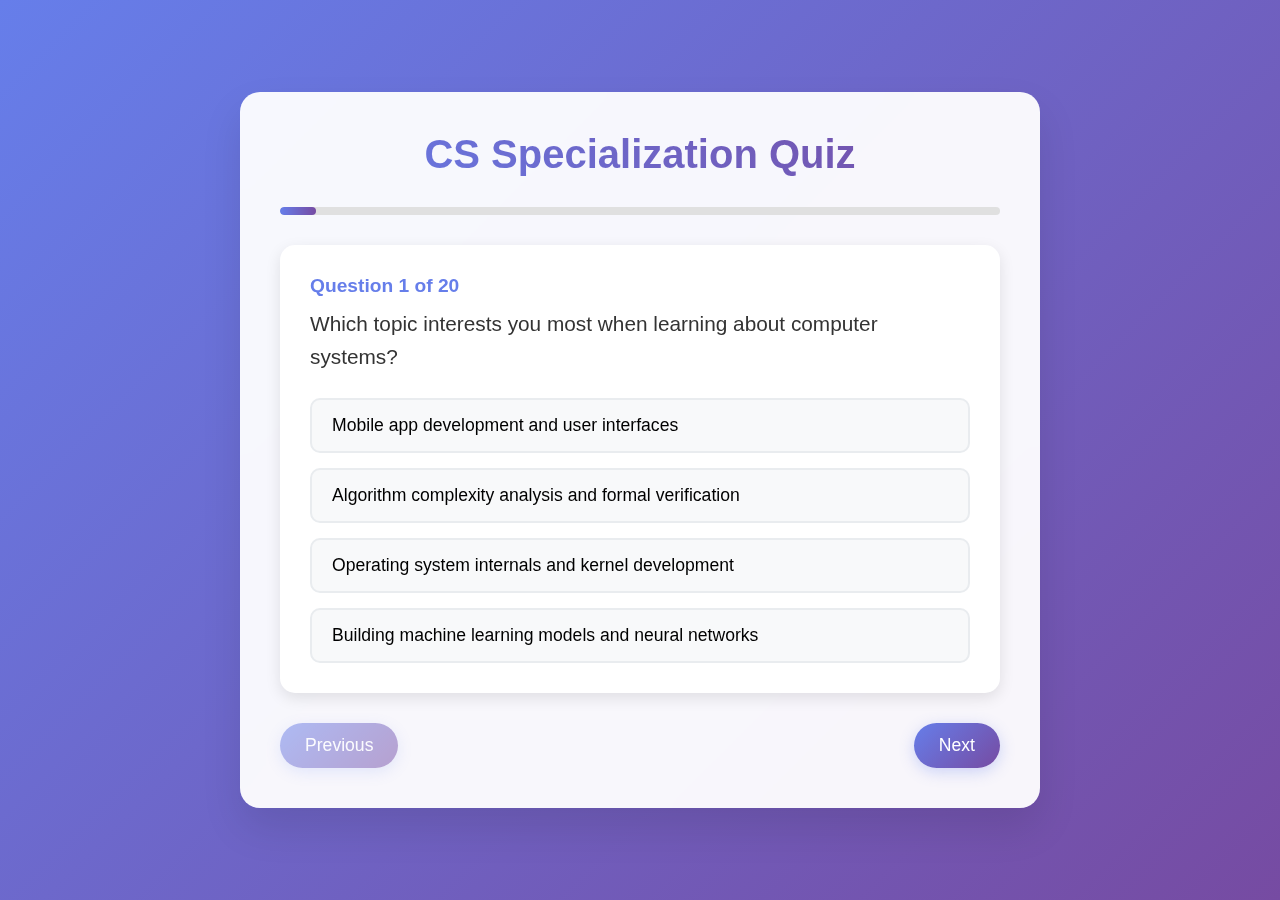
<file: cs-specialization.html>
<!DOCTYPE html>
<html lang="en">
<head>
    <meta charset="UTF-8">
    <meta name="viewport" content="width=device-width, initial-scale=1.0">
    <title>CS Specialization Quiz</title>
    <style>
        * {
            margin: 0;
            padding: 0;
            box-sizing: border-box;
        }

        body {
            font-family: 'Arial', sans-serif;
            background: linear-gradient(135deg, #667eea 0%, #764ba2 100%);
            min-height: 100vh;
            display: flex;
            justify-content: center;
            align-items: center;
            padding: 20px;
        }

        .container {
            background: rgba(255, 255, 255, 0.95);
            border-radius: 20px;
            padding: 40px;
            box-shadow: 0 20px 40px rgba(0, 0, 0, 0.1);
            max-width: 800px;
            width: 100%;
            backdrop-filter: blur(10px);
        }

        h1 {
            text-align: center;
            color: #333;
            margin-bottom: 30px;
            font-size: 2.5em;
            background: linear-gradient(45deg, #667eea, #764ba2);
            -webkit-background-clip: text;
            -webkit-text-fill-color: transparent;
            background-clip: text;
        }

        .progress-bar {
            width: 100%;
            height: 8px;
            background: #e0e0e0;
            border-radius: 4px;
            margin-bottom: 30px;
            overflow: hidden;
        }

        .progress-fill {
            height: 100%;
            background: linear-gradient(90deg, #667eea, #764ba2);
            transition: width 0.3s ease;
            border-radius: 4px;
        }

        .question-card {
            background: white;
            border-radius: 15px;
            padding: 30px;
            margin-bottom: 20px;
            box-shadow: 0 5px 15px rgba(0, 0, 0, 0.1);
            display: none;
            animation: fadeIn 0.5s ease-in;
        }

        .question-card.active {
            display: block;
        }

        @keyframes fadeIn {
            from { opacity: 0; transform: translateY(20px); }
            to { opacity: 1; transform: translateY(0); }
        }

        .question-number {
            color: #667eea;
            font-weight: bold;
            font-size: 1.2em;
            margin-bottom: 10px;
        }

        .question-text {
            font-size: 1.3em;
            color: #333;
            margin-bottom: 25px;
            line-height: 1.6;
        }

        .options {
            display: flex;
            flex-direction: column;
            gap: 15px;
        }

        .option {
            background: #f8f9fa;
            border: 2px solid #e9ecef;
            border-radius: 10px;
            padding: 15px 20px;
            cursor: pointer;
            transition: all 0.3s ease;
            font-size: 1.1em;
        }

        .option:hover {
            background: #e9ecef;
            transform: translateX(5px);
        }

        .option.selected {
            background: linear-gradient(135deg, #667eea, #764ba2);
            color: white;
            border-color: #667eea;
        }

        .navigation {
            display: flex;
            justify-content: space-between;
            margin-top: 30px;
        }

        .nav-btn {
            background: linear-gradient(135deg, #667eea, #764ba2);
            color: white;
            border: none;
            padding: 12px 25px;
            border-radius: 25px;
            cursor: pointer;
            font-size: 1.1em;
            transition: all 0.3s ease;
            box-shadow: 0 4px 15px rgba(102, 126, 234, 0.3);
        }

        .nav-btn:hover {
            transform: translateY(-2px);
            box-shadow: 0 6px 20px rgba(102, 126, 234, 0.4);
        }

        .nav-btn:disabled {
            opacity: 0.5;
            cursor: not-allowed;
            transform: none;
        }

        .result-card {
            display: none;
            text-align: center;
            background: white;
            border-radius: 15px;
            padding: 40px;
            box-shadow: 0 10px 30px rgba(0, 0, 0, 0.1);
        }

        .result-card.active {
            display: block;
            animation: fadeIn 0.5s ease-in;
        }

        .specialization-title {
            font-size: 2.5em;
            margin-bottom: 20px;
            background: linear-gradient(45deg, #667eea, #764ba2);
            -webkit-background-clip: text;
            -webkit-text-fill-color: transparent;
            background-clip: text;
        }

        .specialization-description {
            font-size: 1.2em;
            color: #666;
            line-height: 1.8;
            margin-bottom: 30px;
        }

        .score-breakdown {
            display: grid;
            grid-template-columns: repeat(3, 1fr);
            gap: 20px;
            margin-top: 30px;
        }

        .score-item {
            background: #f8f9fa;
            border-radius: 10px;
            padding: 20px;
            text-align: center;
        }

        .score-label {
            font-weight: bold;
            color: #333;
            margin-bottom: 10px;
        }

        .score-value {
            font-size: 2em;
            font-weight: bold;
            color: #667eea;
        }

        .restart-btn {
            background: linear-gradient(135deg, #667eea, #764ba2);
            color: white;
            border: none;
            padding: 15px 30px;
            border-radius: 25px;
            cursor: pointer;
            font-size: 1.2em;
            margin-top: 30px;
            transition: all 0.3s ease;
            box-shadow: 0 4px 15px rgba(102, 126, 234, 0.3);
        }

        .restart-btn:hover {
            transform: translateY(-2px);
            box-shadow: 0 6px 20px rgba(102, 126, 234, 0.4);
        }

        @media (max-width: 768px) {
            .container {
                padding: 20px;
            }
            
            h1 {
                font-size: 2em;
            }
            
            .score-breakdown {
                grid-template-columns: 1fr;
            }
        }
    </style>
</head>
<body>
    <div class="container">
        <h1>CS Specialization Quiz</h1>
        
        <div class="progress-bar">
            <div class="progress-fill" id="progressFill"></div>
        </div>

        <div id="quizContainer">
            <!-- Questions will be generated here -->
        </div>

        <div class="navigation">
            <button class="nav-btn" id="prevBtn" onclick="previousQuestion()" disabled>Previous</button>
            <button class="nav-btn" id="nextBtn" onclick="nextQuestion()">Next</button>
        </div>

        <div class="result-card" id="resultCard">
            <h2 class="specialization-title" id="specializationTitle"></h2>
            <p class="specialization-description" id="specializationDescription"></p>
            
            <div class="score-breakdown">
                <div class="score-item">
                    <div class="score-label">Systems</div>
                    <div class="score-value" id="systemsScore">0</div>
                </div>
                <div class="score-item">
                    <div class="score-label">Theory</div>
                    <div class="score-value" id="theoryScore">0</div>
                </div>
                <div class="score-item">
                    <div class="score-label">Applications</div>
                    <div class="score-value" id="applicationsScore">0</div>
                </div>
            </div>
            
            <button class="restart-btn" onclick="restartQuiz()">Take Quiz Again</button>
        </div>
    </div>

    <script>
        const questions = [
            {
                question: "Which topic interests you most when learning about computer systems?",
                options: [
                    { text: "Operating system internals and kernel development", type: "systems" },
                    { text: "Algorithm complexity analysis and formal verification", type: "theory" },
                    { text: "Building machine learning models and neural networks", type: "applications" },
                    { text: "Mobile app development and user interfaces", type: "applications" }
                ]
            },
            {
                question: "What type of programming challenge excites you most?",
                options: [
                    { text: "Optimizing memory management and system performance", type: "systems" },
                    { text: "Proving algorithm correctness and analyzing time complexity", type: "theory" },
                    { text: "Training AI models to solve real-world problems", type: "applications" },
                    { text: "Creating interactive web applications", type: "applications" }
                ]
            },
            {
                question: "Which course would you be most eager to take?",
                options: [
                    { text: "Computer Networks and Distributed Systems", type: "systems" },
                    { text: "Computational Complexity Theory", type: "theory" },
                    { text: "Deep Learning and Computer Vision", type: "applications" },
                    { text: "Software Engineering and Database Systems", type: "applications" }
                ]
            },
            {
                question: "What debugging scenario would you find most engaging?",
                options: [
                    { text: "Tracking down a race condition in concurrent code", type: "systems" },
                    { text: "Finding flaws in a mathematical proof", type: "theory" },
                    { text: "Debugging why a neural network isn't converging", type: "applications" },
                    { text: "Fixing UI bugs in a mobile application", type: "applications" }
                ]
            },
            {
                question: "Which programming language environment appeals to you most?",
                options: [
                    { text: "C/C++ for low-level system programming", type: "systems" },
                    { text: "Mathematical languages like Haskell or Coq", type: "theory" },
                    { text: "Python with machine learning libraries", type: "applications" },
                    { text: "JavaScript/TypeScript for full-stack development", type: "applications" }
                ]
            },
            {
                question: "What type of problem-solving approach do you prefer?",
                options: [
                    { text: "Understanding hardware-software interactions", type: "systems" },
                    { text: "Developing elegant mathematical proofs", type: "theory" },
                    { text: "Finding patterns in large datasets", type: "applications" },
                    { text: "Designing user-friendly interfaces", type: "applications" }
                ]
            },
            {
                question: "Which career path sounds most appealing?",
                options: [
                    { text: "Systems architect at a tech company", type: "systems" },
                    { text: "Research scientist in theoretical computer science", type: "theory" },
                    { text: "Machine learning engineer at an AI startup", type: "applications" },
                    { text: "Full-stack developer at a software company", type: "applications" }
                ]
            },
            {
                question: "What type of project would you most want to work on?",
                options: [
                    { text: "Building a new operating system kernel", type: "systems" },
                    { text: "Developing new cryptographic algorithms", type: "theory" },
                    { text: "Creating an AI chatbot", type: "applications" },
                    { text: "Developing a social media platform", type: "applications" }
                ]
            },
            {
                question: "Which aspect of computer science fascinates you most?",
                options: [
                    { text: "How computers actually execute instructions", type: "systems" },
                    { text: "The mathematical foundations of computation", type: "theory" },
                    { text: "How AI can mimic human intelligence", type: "applications" },
                    { text: "How software can solve business problems", type: "applications" }
                ]
            },
            {
                question: "What would you rather spend a weekend doing?",
                options: [
                    { text: "Setting up a home server cluster", type: "systems" },
                    { text: "Reading research papers on algorithm design", type: "theory" },
                    { text: "Training a model to recognize images", type: "applications" },
                    { text: "Building a personal website or app", type: "applications" }
                ]
            },
            {
                question: "Which type of optimization interests you most?",
                options: [
                    { text: "Memory usage and CPU performance", type: "systems" },
                    { text: "Algorithmic efficiency and complexity bounds", type: "theory" },
                    { text: "Model accuracy and training speed", type: "applications" },
                    { text: "User experience and interface design", type: "applications" }
                ]
            },
            {
                question: "What type of mathematics do you find most relevant to CS?",
                options: [
                    { text: "Discrete mathematics and logic", type: "systems" },
                    { text: "Abstract algebra and formal methods", type: "theory" },
                    { text: "Statistics and linear algebra", type: "applications" },
                    { text: "Calculus and optimization", type: "applications" }
                ]
            },
            {
                question: "Which technology trend excites you most?",
                options: [
                    { text: "Edge computing and IoT systems", type: "systems" },
                    { text: "Quantum computing algorithms", type: "theory" },
                    { text: "Large language models and generative AI", type: "applications" },
                    { text: "Progressive web apps and mobile development", type: "applications" }
                ]
            },
            {
                question: "What type of team role do you prefer?",
                options: [
                    { text: "Infrastructure and platform engineer", type: "systems" },
                    { text: "Research and algorithm developer", type: "theory" },
                    { text: "Data scientist and ML engineer", type: "applications" },
                    { text: "Product developer and UX designer", type: "applications" }
                ]
            },
            {
                question: "Which type of documentation would you rather read?",
                options: [
                    { text: "System architecture and design patterns", type: "systems" },
                    { text: "Academic papers on theoretical CS", type: "theory" },
                    { text: "Machine learning model documentation", type: "applications" },
                    { text: "API documentation and user guides", type: "applications" }
                ]
            },
            {
                question: "What motivates you most in programming?",
                options: [
                    { text: "Making systems run faster and more efficiently", type: "systems" },
                    { text: "Solving problems that seem impossible", type: "theory" },
                    { text: "Creating intelligent systems that learn", type: "applications" },
                    { text: "Building tools that people actually use", type: "applications" }
                ]
            },
            {
                question: "Which conference would you most want to attend?",
                options: [
                    { text: "USENIX Systems Conference", type: "systems" },
                    { text: "Symposium on Theory of Computing (STOC)", type: "theory" },
                    { text: "Neural Information Processing Systems (NeurIPS)", type: "applications" },
                    { text: "International Conference on Software Engineering", type: "applications" }
                ]
            },
            {
                question: "What type of internship would you prefer?",
                options: [
                    { text: "Working on cloud infrastructure", type: "systems" },
                    { text: "Research lab focusing on algorithms", type: "theory" },
                    { text: "AI/ML team at a tech company", type: "applications" },
                    { text: "Software development at a startup", type: "applications" }
                ]
            },
            {
                question: "Which type of problem keeps you up at night thinking?",
                options: [
                    { text: "How to scale systems to millions of users", type: "systems" },
                    { text: "Whether P equals NP", type: "theory" },
                    { text: "How to make AI systems more interpretable", type: "applications" },
                    { text: "How to improve user engagement in apps", type: "applications" }
                ]
            },
            {
                question: "What would be your ideal graduate school focus?",
                options: [
                    { text: "Operating systems and computer architecture", type: "systems" },
                    { text: "Theoretical computer science and algorithms", type: "theory" },
                    { text: "Artificial intelligence and machine learning", type: "applications" },
                    { text: "Human-computer interaction and software engineering", type: "applications" }
                ]
            }
        ];

        let currentQuestion = 0;
        let answers = [];
        let scores = { systems: 0, theory: 0, applications: 0 };

        function initializeQuiz() {
            generateQuestions();
            showQuestion(0);
            updateProgress();
        }

        function generateQuestions() {
            const container = document.getElementById('quizContainer');
            container.innerHTML = '';
            
            questions.forEach((q, index) => {
                const questionDiv = document.createElement('div');
                questionDiv.className = 'question-card';
                questionDiv.id = `question-${index}`;
                
                // Randomize the order of options for each question
                const shuffledOptions = [...q.options].sort(() => Math.random() - 0.5);
                
                questionDiv.innerHTML = `
                    <div class="question-number">Question ${index + 1} of ${questions.length}</div>
                    <div class="question-text">${q.question}</div>
                    <div class="options">
                        ${shuffledOptions.map((option, optionIndex) => `
                            <div class="option" data-type="${option.type}" data-original-text="${option.text}" onclick="selectOption(${index}, '${option.text}')">
                                ${option.text}
                            </div>
                        `).join('')}
                    </div>
                `;
                
                container.appendChild(questionDiv);
            });
        }

        function showQuestion(index) {
            document.querySelectorAll('.question-card').forEach(card => {
                card.classList.remove('active');
            });
            document.getElementById(`question-${index}`).classList.add('active');
            
            // Update navigation buttons
            document.getElementById('prevBtn').disabled = index === 0;
            document.getElementById('nextBtn').textContent = index === questions.length - 1 ? 'Finish' : 'Next';
            
            // Restore selected option if exists
            if (answers[index] !== undefined) {
                const options = document.querySelectorAll(`#question-${index} .option`);
                const selectedOption = Array.from(options).find(option => 
                    option.getAttribute('data-original-text') === answers[index]
                );
                if (selectedOption) {
                    selectedOption.classList.add('selected');
                }
            }
        }

        function selectOption(questionIndex, optionText) {
            const options = document.querySelectorAll(`#question-${questionIndex} .option`);
            options.forEach(option => option.classList.remove('selected'));
            
            // Find and select the clicked option
            const selectedOption = Array.from(options).find(option => 
                option.getAttribute('data-original-text') === optionText
            );
            selectedOption.classList.add('selected');
            
            // Store the selected option text instead of index
            answers[questionIndex] = optionText;
            
            // Enable next button
            document.getElementById('nextBtn').disabled = false;
        }

        function nextQuestion() {
            if (answers[currentQuestion] === undefined) {
                alert('Please select an answer before proceeding.');
                return;
            }
            
            if (currentQuestion < questions.length - 1) {
                currentQuestion++;
                showQuestion(currentQuestion);
                updateProgress();
            } else {
                finishQuiz();
            }
        }

        function previousQuestion() {
            if (currentQuestion > 0) {
                currentQuestion--;
                showQuestion(currentQuestion);
                updateProgress();
            }
        }

        function updateProgress() {
            const progress = ((currentQuestion + 1) / questions.length) * 100;
            document.getElementById('progressFill').style.width = `${progress}%`;
        }

        function finishQuiz() {
            calculateScores();
            showResults();
        }

        function calculateScores() {
            scores = { systems: 0, theory: 0, applications: 0 };
            
            answers.forEach((selectedText, questionIndex) => {
                // Find the original option object that matches the selected text
                const selectedOption = questions[questionIndex].options.find(option => 
                    option.text === selectedText
                );
                if (selectedOption) {
                    scores[selectedOption.type]++;
                }
            });
        }

        function showResults() {
            document.getElementById('quizContainer').style.display = 'none';
            document.querySelector('.navigation').style.display = 'none';
            document.querySelector('.progress-bar').style.display = 'none';
            
            const resultCard = document.getElementById('resultCard');
            resultCard.classList.add('active');
            
            // Determine specialization
            let specialization = 'systems';
            let maxScore = scores.systems;
            
            if (scores.theory > maxScore) {
                specialization = 'theory';
                maxScore = scores.theory;
            }
            
            if (scores.applications > maxScore) {
                specialization = 'applications';
                maxScore = scores.applications;
            }
            
            // Update result display
            const descriptions = {
                systems: "You have a strong inclination toward Systems! You're drawn to understanding how computers work at a fundamental level, from operating systems to distributed computing. Consider specializing in areas like computer architecture, operating systems, networks, or cloud computing.",
                theory: "You have a strong inclination toward Theory! You enjoy the mathematical foundations of computer science and love solving complex algorithmic problems. Consider specializing in areas like algorithms, computational complexity, cryptography, or formal methods.",
                applications: "You have a strong inclination toward Applications! You're excited about building practical solutions and working with cutting-edge technologies like AI/ML or software development. Consider specializing in areas like artificial intelligence, machine learning, software engineering, or app development."
            };
            
            document.getElementById('specializationTitle').textContent = specialization.charAt(0).toUpperCase() + specialization.slice(1);
            document.getElementById('specializationDescription').textContent = descriptions[specialization];
            
            // Update score display
            document.getElementById('systemsScore').textContent = scores.systems;
            document.getElementById('theoryScore').textContent = scores.theory;
            document.getElementById('applicationsScore').textContent = scores.applications;
        }

        function restartQuiz() {
            currentQuestion = 0;
            answers = [];
            scores = { systems: 0, theory: 0, applications: 0 };
            
            document.getElementById('quizContainer').style.display = 'block';
            document.querySelector('.navigation').style.display = 'flex';
            document.querySelector('.progress-bar').style.display = 'block';
            document.getElementById('resultCard').classList.remove('active');
            
            // Reset all selections
            document.querySelectorAll('.option').forEach(option => {
                option.classList.remove('selected');
            });
            
            showQuestion(0);
            updateProgress();
        }

        // Initialize the quiz when the page loads
        document.addEventListener('DOMContentLoaded', initializeQuiz);
    </script>
</body>
</html>
</file>
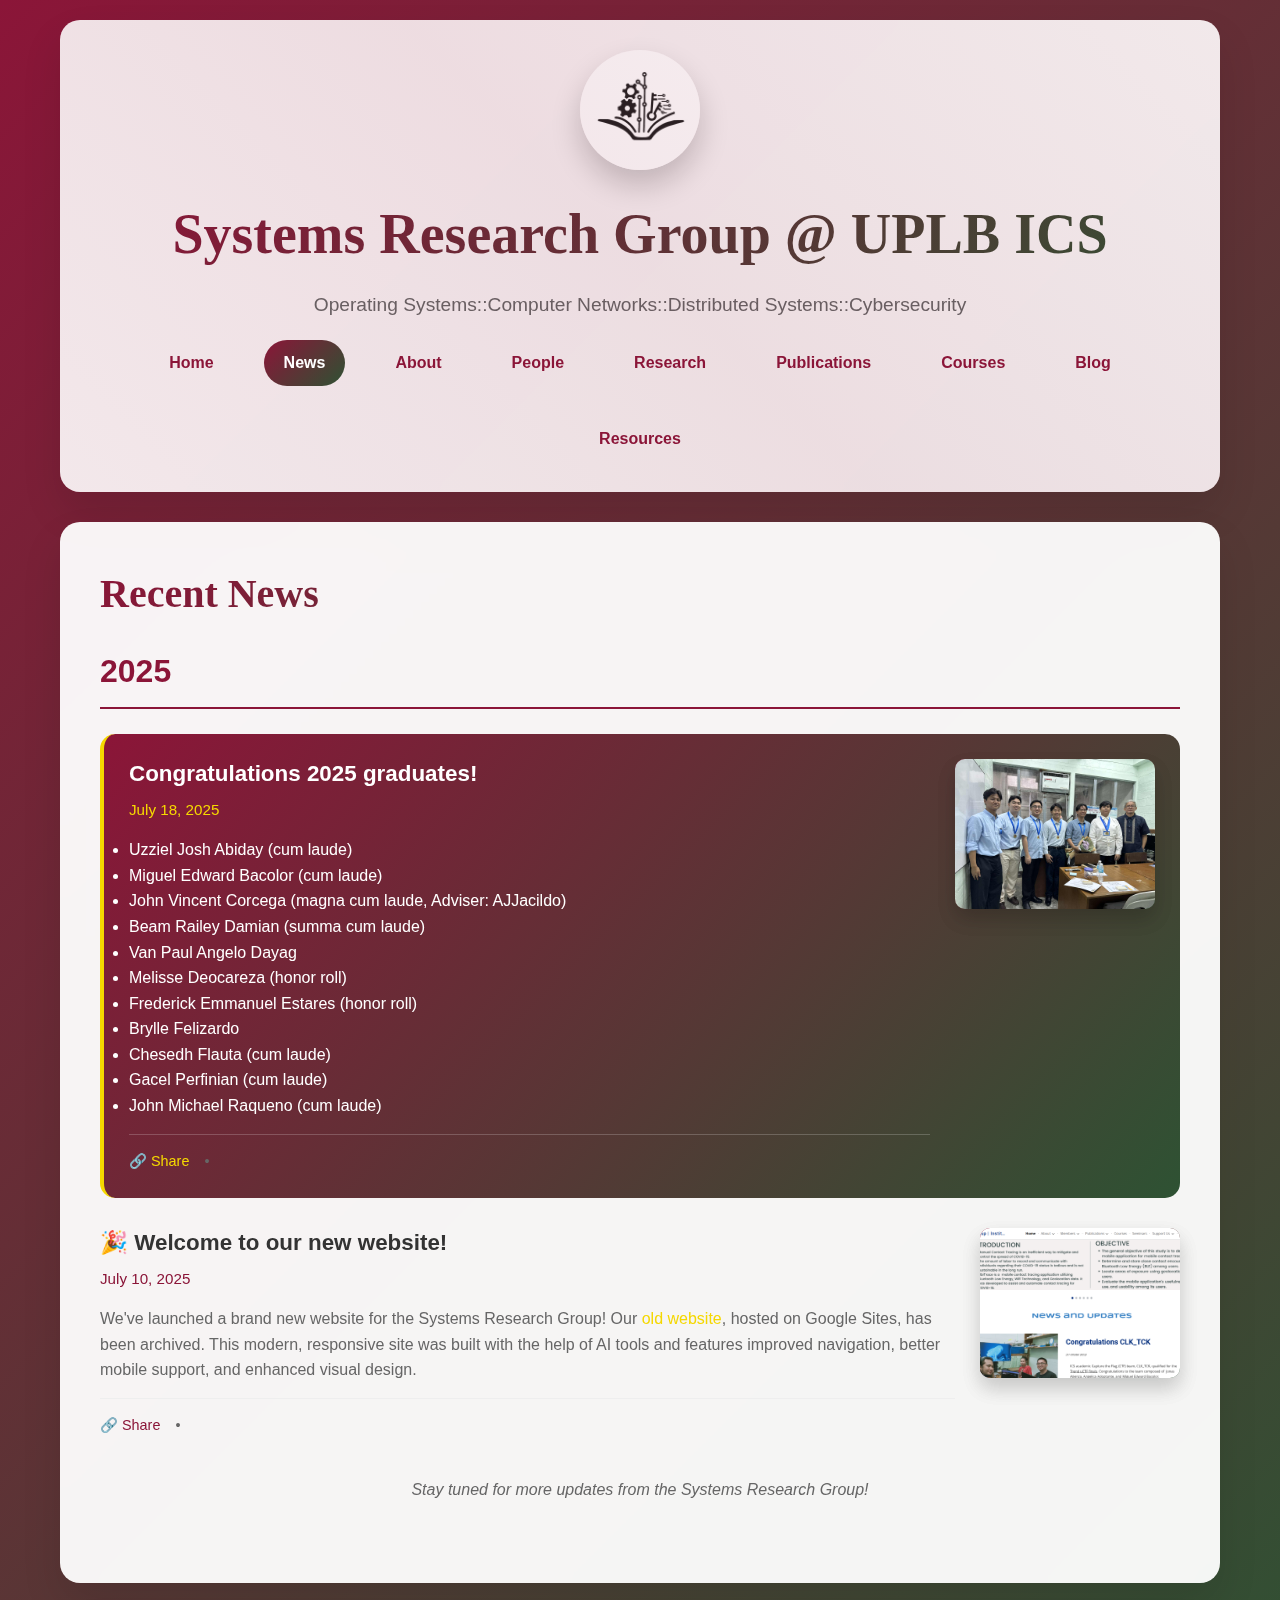
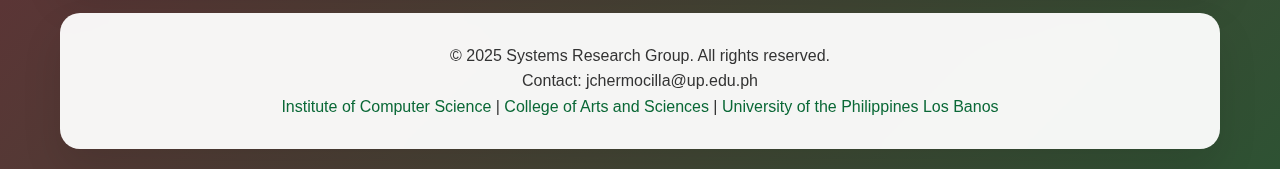
<file: news.html>
<!DOCTYPE html>
<html lang="en">
<head>
    <meta charset="UTF-8">
    <meta name="viewport" content="width=device-width, initial-scale=1.0">
    <title>News | Systems Research Group | UPLB Institute of Computer Science</title>
    <style>
   /* Link colors */
   a {
      color: #0A6836; /* Forest Green for links */
      text-decoration: none;
   }

        * {
            margin: 0;
            padding: 0;
            box-sizing: border-box;
        }

        body {
            font-family: 'Optima', 'Palatino', 'Avenir', 'Helvetica', sans-serif;
            line-height: 1.6;
            color: #333;
            background: linear-gradient(135deg, #8B1538 0%, #2E5233 100%);
            min-height: 100vh;
        }

        .container {
            max-width: 1200px;
            margin: 0 auto;
            padding: 20px;
        }

        .header {
            background: rgba(255, 255, 255, 0.95);
            backdrop-filter: blur(10px);
            border-radius: 20px;
            padding: 30px 40px;
            margin-bottom: 30px;
            box-shadow: 0 20px 40px rgba(0, 0, 0, 0.1);
            text-align: center;
            position: relative;
            overflow: hidden;
        }

        .header::before {
            content: '';
            position: absolute;
            top: -50%;
            left: -50%;
            width: 200%;
            height: 200%;
            background: linear-gradient(45deg, transparent, rgba(139, 21, 56, 0.1), transparent);
            animation: shimmer 3s infinite;
            pointer-events: none;
        }

        @keyframes shimmer {
            0% { transform: translateX(-100%) translateY(-100%) rotate(45deg); }
            100% { transform: translateX(100%) translateY(100%) rotate(45deg); }
        }

        .header h1 {
            font-size: 3.5rem;
            background: linear-gradient(135deg, #8B1538, #2E5233);
            -webkit-background-clip: text;
            -webkit-text-fill-color: transparent;
            background-clip: text;
            margin-bottom: 10px;
            font-weight: 800;
            font-family: 'Optima', 'Palatino', serif;
        }

        .header p {
            font-size: 1.2rem;
            color: #666;
            margin-bottom: 20px;
        }

        .nav {
            display: flex;
            justify-content: center;
            gap: 30px;
            flex-wrap: wrap;
        }

        .nav a {
            color: #8B1538;
            text-decoration: none;
            font-weight: 600;
            padding: 10px 20px;
            border-radius: 25px;
            transition: all 0.3s ease;
            position: relative;
            overflow: hidden;
        }

        .nav a::before {
            content: '';
            position: absolute;
            top: 0;
            left: -100%;
            width: 100%;
            height: 100%;
            background: linear-gradient(90deg, transparent, rgba(139, 21, 56, 0.2), transparent);
            transition: left 0.5s ease;
        }

        .nav a:hover::before {
            left: 100%;
        }

        .nav a:hover {
            background: linear-gradient(135deg, #8B1538, #2E5233);
            color: white;
            transform: translateY(-2px);
            box-shadow: 0 10px 20px rgba(0, 0, 0, 0.2);
        }

        .nav a.active {
            background: linear-gradient(135deg, #8B1538, #2E5233);
            color: white;
        }

        .section {
            background: rgba(255, 255, 255, 0.95);
            backdrop-filter: blur(10px);
            border-radius: 20px;
            padding: 40px;
            margin-bottom: 30px;
            box-shadow: 0 20px 40px rgba(0, 0, 0, 0.1);
            transition: transform 0.3s ease, box-shadow 0.3s ease;
        }

        .section:hover {
            transform: translateY(-5px);
            box-shadow: 0 30px 60px rgba(0, 0, 0, 0.15);
        }

        .section h2 {
            font-size: 2.5rem;
            margin-bottom: 20px;
            background: linear-gradient(135deg, #8B1538, #2E5233);
            -webkit-background-clip: text;
            -webkit-text-fill-color: transparent;
            background-clip: text;
            font-weight: 700;
            font-family: 'Optima', 'Palatino', serif;
        }

        .news-item {
            background: linear-gradient(135deg, #f8f9ff, #f0f4f1);
            border-radius: 15px;
            padding: 25px;
            margin-bottom: 30px;
            transition: all 0.3s ease;
            border-left: 4px solid #8B1538;
            overflow: hidden;
        }

        .news-item:hover {
            transform: translateY(-5px);
            box-shadow: 0 20px 40px rgba(0, 0, 0, 0.1);
        }

        .news-content {
            display: grid;
            grid-template-columns: 1fr 200px;
            gap: 25px;
            align-items: start;
        }

        .news-text {
            flex: 1;
        }

        .news-title {
            font-size: 1.4rem;
            font-weight: 600;
            color: #333;
            margin-bottom: 10px;
            line-height: 1.3;
        }

        .news-date {
            color: #8B1538;
            font-weight: 500;
            margin-bottom: 15px;
            font-size: 0.95rem;
        }

        .news-description {
            color: #666;
            line-height: 1.6;
            margin-bottom: 15px;
        }

        .news-link {
            color: #8B1538;
            text-decoration: none;
            font-weight: 500;
            transition: color 0.3s ease;
        }

        .news-link:hover {
            color: #2E5233;
        }

        .news-image {
            width: 200px;
            height: 150px;
            border-radius: 10px;
            object-fit: cover;
            box-shadow: 0 10px 20px rgba(0, 0, 0, 0.1);
            transition: transform 0.3s ease;
        }

        .news-image:hover {
            transform: scale(1.05);
        }

        .news-placeholder {
            width: 200px;
            height: 150px;
            border-radius: 10px;
            background: linear-gradient(135deg, #8B1538, #2E5233);
            display: flex;
            align-items: center;
            justify-content: center;
            color: white;
            font-size: 3rem;
            box-shadow: 0 10px 20px rgba(0, 0, 0, 0.1);
            transition: transform 0.3s ease;
        }

        .news-placeholder:hover {
            transform: scale(1.05);
        }

        .year-section {
            margin-bottom: 40px;
        }

        .year-header {
            font-size: 2rem;
            color: #8B1538;
            font-weight: 700;
            margin-bottom: 25px;
            padding-bottom: 10px;
            border-bottom: 2px solid #8B1538;
        }

        .news-meta {
            display: flex;
            align-items: center;
            gap: 15px;
            margin-top: 15px;
            padding-top: 15px;
            border-top: 1px solid #eee;
            font-size: 0.9rem;
            color: #666;
        }

        .news-meta a {
            color: #8B1538;
            text-decoration: none;
            transition: color 0.3s ease;
        }

        .news-meta a:hover {
            color: #2E5233;
        }

        .footer {
            background: rgba(255, 255, 255, 0.95);
            backdrop-filter: blur(10px);
            border-radius: 20px;
            padding: 30px;
            text-align: center;
            margin-top: 30px;
            box-shadow: 0 20px 40px rgba(0, 0, 0, 0.1);
        }

        .featured-news {
            background: linear-gradient(135deg, #8B1538, #2E5233);
            color: white;
            border-left: 4px solid #F5D800;
        }

        .featured-news .news-title {
            color: white;
        }

        .featured-news .news-date {
            color: #F5D800;
        }

        .featured-news .news-description {
            color: rgba(255, 255, 255, 0.9);
        }

        .featured-news .news-link {
            color: #F5D800;
        }

        .featured-news .news-link:hover {
            color: white;
        }

        .featured-news .news-meta {
            border-top: 1px solid rgba(255, 255, 255, 0.2);
        }

        .featured-news .news-meta a {
            color: #F5D800;
        }

        .featured-news .news-meta a:hover {
            color: white;
        }

        @media (max-width: 768px) {
            .header h1 {
                font-size: 2.5rem;
            }
            
            .nav {
                gap: 15px;
            }
            
            .section {
                padding: 25px;
            }
            
            .news-content {
                grid-template-columns: 1fr;
                gap: 20px;
            }
            
            .news-image, .news-placeholder {
                width: 100%;
                height: 200px;
            }
        }

        .logo-placeholder {
            width: 120px;
            height: 120px;
            border-radius: 50%;
            background: linear-gradient(135deg, #8B1538, #2E5233);
            margin: 0 auto 20px;
            display: flex;
            align-items: center;
            justify-content: center;
            color: white;
            font-size: 3rem;
            font-weight: bold;
            box-shadow: 0 15px 30px rgba(0, 0, 0, 0.2);
            transition: transform 0.3s ease;
        }

        .logo-placeholder:hover {
            transform: scale(1.05);
        }


    </style>
</head>
<body>
    <div class="container">
         <header class="header">
            <img class="logo-placeholder" src="./logos/logo-white-background.png" />
            <h1>Systems Research Group @ UPLB ICS</h1>
            <p>Operating Systems::Computer Networks::Distributed Systems::Cybersecurity</p>
            <nav class="nav">
                <a href="index.html">Home</a>
                <a href="news.html" class="active">News</a>
                <a href="index.html#about">About</a>
                <a href="index.html#people">People</a>
                <a href="index.html#research">Research</a>
                <a href="index.html#publications">Publications</a>
                <a href="index.html#courses">Courses</a>
                <a href="https://srg-ics-uplb.github.io/blog/">Blog</a>
                <a href="index.html#resources">Resources</a>
            </nav>
        </header>

        <section class="section">
            <h2>Recent News</h2>
            
            <div class="year-section">
                <div class="year-header">2025</div>
 
                <div class="news-item featured-news" id="graduating-class-2025">
                    <div class="news-content">
                        <div class="news-text">
                            <h3 class="news-title">Congratulations 2025 graduates!</h3>
                            <div class="news-date">July 18, 2025</div>
                            <p class="news-description">
                              <ul>
                                 <li>Uzziel Josh Abiday (cum laude)</li>
                                 <li>Miguel Edward Bacolor (cum laude)</li>
                                 <li>John Vincent Corcega (magna cum laude, Adviser: AJJacildo)</li>
                                 <li>Beam Railey Damian (summa cum laude)</li>
                                 <li>Van Paul Angelo Dayag</li>
                                 <li>Melisse Deocareza (honor roll)</li>
                                 <li>Frederick Emmanuel Estares (honor roll)</li>
                                 <li>Brylle Felizardo</li>
                                 <li>Chesedh Flauta (cum laude)</li>
                                 <li>Gacel Perfinian (cum laude)</li>
                                 <li>John Michael Raqueno (cum laude)</li>
                              </ul>
                            </p>
                            <div class="news-meta">
                                <a href="#graduating-class-2025">🔗 Share</a>
                                <span>•</span>
                            </div>
                        </div>
                        <div class="news-placeholder">
                            <img class="news-image" src="./images/news/002-class2025.jpg" alt="Old SRG website screenshot" />
                        </div>
                    </div>
                </div>

               
                <div id="news-welcome-new-website">
                    <div class="news-content">
                        <div class="news-text">
                            <h3 class="news-title">🎉 Welcome to our new website!</h3>
                            <div class="news-date">July 10, 2025</div>
                            <p class="news-description">We've launched a brand new website for the Systems Research Group! Our <a href="https://sites.google.com/view/srg-ics-uplb/home" style="color: #F5D800;">old website</a>, hosted on Google Sites, has been archived. This modern, responsive site was built with the help of AI tools and features improved navigation, better mobile support, and enhanced visual design.</p>
                            <div class="news-meta">
                                <a href="#news-welcome-new-website">🔗 Share</a>
                                <span>•</span>
                            </div>
                        </div>
                        <div class="news-placeholder">
                            <img class="news-image" src="./images/news/001-oldsite.png" alt="Old SRG website screenshot" />
                        </div>
                    </div>
                </div>

<!--
                <div class="news-item" id="news-academic-year-2025">
                    <div class="news-content">
                        <div class="news-text">
                            <h3 class="news-title">Academic Year 2025-2026 Course Offerings</h3>
                            <div class="news-date">July 5, 2025</div>
                            <p class="news-description">The Systems Research Group is offering several courses for the upcoming academic year, including CMSC 125 (Operating Systems), CMSC 137 (Data Communications and Networking), and special topics courses in Cybersecurity and Modern Distributed Systems. Registration is now open for enrolled students.</p>
                            <div class="news-meta">
                                <a href="#news-academic-year-2025">🔗 Share</a>
                                <span>•</span>
                                <span>📚 Courses</span>
                            </div>
                        </div>
                        <div class="news-placeholder">📚</div>
                    </div>
                </div>

                <div class="news-item" id="news-research-collaboration">
                    <div class="news-content">
                        <div class="news-text">
                            <h3 class="news-title">New Research Collaboration Opportunities</h3>
                            <div class="news-date">June 28, 2025</div>
                            <p class="news-description">We're actively seeking collaborations with industry partners and other research institutions. Our group is particularly interested in projects involving cloud computing, cybersecurity, and autonomous systems. Contact us if you're interested in collaborative research opportunities.</p>
                            <div class="news-meta">
                                <a href="#news-research-collaboration">🔗 Share</a>
                                <span>•</span>
                                <span>🤝 Collaboration</span>
                            </div>
                        </div>
                        <div class="news-placeholder">🤝</div>
                    </div>
                </div>

                <div class="news-item" id="news-student-applications">
                    <div class="news-content">
                        <div class="news-text">
                            <h3 class="news-title">Graduate Student Applications Open</h3>
                            <div class="news-date">June 15, 2025</div>
                            <p class="news-description">We're accepting applications for graduate students interested in systems research. We offer research opportunities in operating systems, computer networks, distributed systems, and cybersecurity. Interested students should have a strong background in computer science and programming.</p>
                            <div class="news-meta">
                                <a href="#news-student-applications">🔗 Share</a>
                                <span>•</span>
                                <span>🎓 Students</span>
                            </div>
                        </div>
                        <div class="news-placeholder">🎓</div>
                    </div>
                </div>
            </div>

            <div class="year-section">
                <div class="year-header">2024</div>
                
                <div class="news-item" id="news-conference-presentations">
                    <div class="news-content">
                        <div class="news-text">
                            <h3 class="news-title">Conference Presentations and Publications</h3>
                            <div class="news-date">December 10, 2024</div>
                            <p class="news-description">Members of our research group presented their latest work at several international conferences this year. Our research on autonomous surface vehicles and cybersecurity received significant attention from the academic community.</p>
                            <div class="news-meta">
                                <a href="#news-conference-presentations">🔗 Share</a>
                                <span>•</span>
                                <span>📝 Publications</span>
                            </div>
                        </div>
                        <div class="news-placeholder">📝</div>
                    </div>
                </div>

                <div class="news-item" id="news-sensor-development">
                    <div class="news-content">
                        <div class="news-text">
                            <h3 class="news-title">Wireless Sensor Network Project Update</h3>
                            <div class="news-date">September 22, 2024</div>
                            <p class="news-description">Our team has made significant progress on the wireless sensor network project for efficient irrigation systems. The real-time monitoring system is now being tested in both upland and lowland crop production environments.</p>
                            <div class="news-meta">
                                <a href="#news-sensor-development">🔗 Share</a>
                                <span>•</span>
                                <span>🔬 Research</span>
                            </div>
                        </div>
                        <div class="news-placeholder">🔬</div>
                    </div>
                </div>

                <div class="news-item" id="news-drone-research">
                    <div class="news-content">
                        <div class="news-text">
                            <h3 class="news-title">Autonomous Drone Navigation Research</h3>
                            <div class="news-date">August 15, 2024</div>
                            <p class="news-description">Our research group has been developing advanced tools for autonomous navigation in drones and surface water vehicles. The project focuses on environmental monitoring and data collection in challenging terrain.</p>
                            <div class="news-meta">
                                <a href="#news-drone-research">🔗 Share</a>
                                <span>•</span>
                                <span>🚁 Drones</span>
                            </div>
                        </div>
                        <div class="news-placeholder">🚁</div>
                    </div>
                </div>
            </div>
-->
            
            <div style="text-align: center; margin-top: 40px;">
                <p style="color: #666; font-style: italic;">Stay tuned for more updates from the Systems Research Group!</p>
            </div>
        </section>

        <footer class="footer">
            <p>&copy; 2025 Systems Research Group. All rights reserved.</p>
            <p>Contact: jchermocilla@up.edu.ph </p>
            <p><a href="https://ics.uplb.edu.ph">Institute of Computer Science</a> | <a href="https://cas.uplb.edu.ph">College of Arts and Sciences</a> | <a href="https://uplb.edu.ph">University of the Philippines Los Banos</a></p>
        </footer>
    </div>

    <script>
        // Smooth scrolling for navigation links
        document.querySelectorAll('a[href^="#"]').forEach(anchor => {
            anchor.addEventListener('click', function (e) {
                e.preventDefault();
                const target = document.querySelector(this.getAttribute('href'));
                if (target) {
                    target.scrollIntoView({
                        behavior: 'smooth',
                        block: 'start'
                    });
                }
            });
        });

        // Add scroll effect to sections
        const observer = new IntersectionObserver((entries) => {
            entries.forEach(entry => {
                if (entry.isIntersecting) {
                    entry.target.style.transform = 'translateY(0)';
                    entry.target.style.opacity = '1';
                }
            });
        }, {
            threshold: 0.1
        });

        document.querySelectorAll('.section, .news-item').forEach(element => {
            element.style.transform = 'translateY(20px)';
            element.style.opacity = '0';
            element.style.transition = 'transform 0.6s ease, opacity 0.6s ease';
            observer.observe(element);
        });

        // Add staggered animation to news items
        document.querySelectorAll('.news-item').forEach((item, index) => {
            item.style.animationDelay = `${index * 0.1}s`;
        });
    </script>
</body>
</html>
</file>
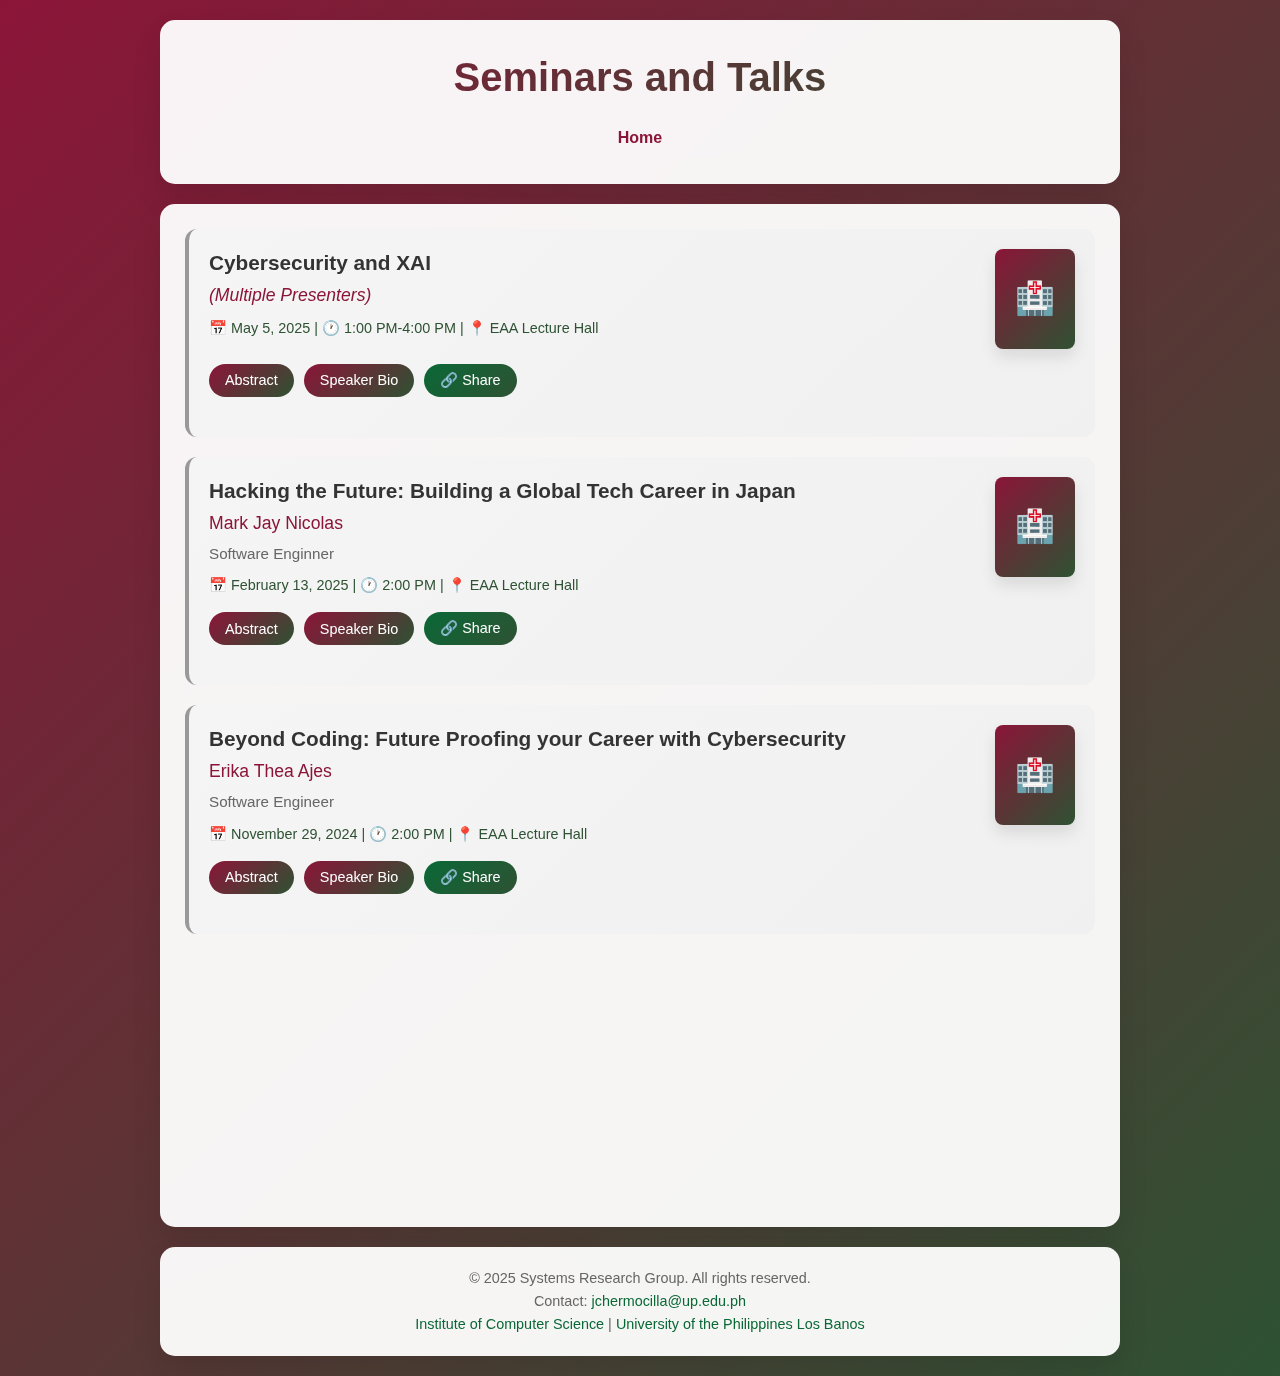
<file: seminars.html>
<!DOCTYPE html>
<html lang="en">
<head>
    <meta charset="UTF-8">
    <meta name="viewport" content="width=device-width, initial-scale=1.0">
    <title>Seminars and Talks | Systems Research Group | UPLB Institute of Computer Science</title>
    <style>
        * {
            margin: 0;
            padding: 0;
            box-sizing: border-box;
        }

        body {
            font-family: 'Optima', 'Palatino', 'Avenir', 'Helvetica', sans-serif;
            line-height: 1.6;
            color: #333;
            background: linear-gradient(135deg, #8B1538 0%, #2E5233 100%);
            min-height: 100vh;
        }

        .container {
            max-width: 1000px;
            margin: 0 auto;
            padding: 20px;
        }

        .header {
            background: rgba(255, 255, 255, 0.95);
            backdrop-filter: blur(10px);
            border-radius: 15px;
            padding: 25px;
            margin-bottom: 20px;
            box-shadow: 0 15px 30px rgba(0, 0, 0, 0.1);
            text-align: center;
        }

        .header h1 {
            font-size: 2.5rem;
            background: linear-gradient(135deg, #8B1538, #2E5233);
            -webkit-background-clip: text;
            -webkit-text-fill-color: transparent;
            background-clip: text;
            margin-bottom: 8px;
            font-weight: 700;
        }

        .header p {
            font-size: 1.1rem;
            color: #666;
            margin-bottom: 15px;
        }

        .nav {
            display: flex;
            justify-content: center;
            gap: 20px;
            flex-wrap: wrap;
        }

        .nav a {
            color: #8B1538;
            text-decoration: none;
            font-weight: 600;
            padding: 8px 16px;
            border-radius: 20px;
            transition: all 0.3s ease;
        }

        .nav a:hover, .nav a.active {
            background: linear-gradient(135deg, #8B1538, #2E5233);
            color: white;
            transform: translateY(-2px);
            box-shadow: 0 8px 16px rgba(0, 0, 0, 0.2);
        }

        .section {
            background: rgba(255, 255, 255, 0.95);
            backdrop-filter: blur(10px);
            border-radius: 15px;
            padding: 25px;
            margin-bottom: 20px;
            box-shadow: 0 15px 30px rgba(0, 0, 0, 0.1);
        }

        .section h2 {
            font-size: 2rem;
            margin-bottom: 20px;
            background: linear-gradient(135deg, #8B1538, #2E5233);
            -webkit-background-clip: text;
            -webkit-text-fill-color: transparent;
            background-clip: text;
            font-weight: 700;
        }

        .seminar-item {
            background: linear-gradient(135deg, #f8f9ff, #f0f4f1);
            border-radius: 12px;
            padding: 20px;
            margin-bottom: 20px;
            border-left: 4px solid #8B1538;
            transition: all 0.3s ease;
        }

        .seminar-item:hover {
            transform: translateY(-3px);
            box-shadow: 0 12px 24px rgba(0, 0, 0, 0.1);
        }

        .seminar-header {
            display: grid;
            grid-template-columns: 1fr auto;
            gap: 20px;
            align-items: start;
            margin-bottom: 15px;
        }

        .seminar-info h3 {
            font-size: 1.3rem;
            font-weight: 600;
            color: #333;
            margin-bottom: 5px;
            line-height: 1.3;
        }

        .seminar-speaker {
            font-size: 1.1rem;
            color: #8B1538;
            font-weight: 500;
            margin-bottom: 5px;
        }

        .seminar-affiliation {
            font-size: 0.95rem;
            color: #666;
            margin-bottom: 8px;
        }

        .seminar-datetime {
            font-size: 0.9rem;
            color: #2E5233;
            font-weight: 500;
        }

        .poster-link {
            width: 80px;
            height: 100px;
            border-radius: 8px;
            background: linear-gradient(135deg, #8B1538, #2E5233);
            display: flex;
            align-items: center;
            justify-content: center;
            color: white;
            font-size: 2rem;
            text-decoration: none;
            transition: all 0.3s ease;
            box-shadow: 0 8px 16px rgba(0, 0, 0, 0.1);
        }

        .poster-link:hover {
            transform: scale(1.05);
            box-shadow: 0 12px 24px rgba(0, 0, 0, 0.2);
        }

        .poster-link img {
            width: 100%;
            height: 100%;
            object-fit: cover;
            border-radius: 8px;
        }

.collapsible-buttons {
    display: flex;
    gap: 10px;
    margin-top: 10px;
}

.share-btn {
    background: linear-gradient(135deg, #0A6836, #2E5233);
    color: white;
    border: none;
    padding: 8px 16px;
    border-radius: 20px;
    cursor: pointer;
    font-size: 0.9rem;
    font-weight: 500;
    transition: all 0.3s ease;
    text-decoration: none;
    display: inline-flex;
    align-items: center;
    gap: 5px;
}

.share-btn:hover {
    background: linear-gradient(135deg, #2E5233, #0A6836);
    transform: translateY(-2px);
    box-shadow: 0 6px 12px rgba(0, 0, 0, 0.2);
}

.share-notification {
    position: fixed;
    top: 20px;
    right: 20px;
    background: linear-gradient(135deg, #0A6836, #2E5233);
    color: white;
    padding: 10px 20px;
    border-radius: 8px;
    font-size: 0.9rem;
    font-weight: 500;
    z-index: 1000;
    opacity: 0;
    transform: translateX(100%);
    transition: all 0.3s ease;
}

.share-notification.show {
    opacity: 1;
    transform: translateX(0);
}

        .collapsible-btn {
            background: linear-gradient(135deg, #8B1538, #2E5233);
            color: white;
            border: none;
            padding: 8px 16px;
            border-radius: 20px;
            cursor: pointer;
            font-size: 0.9rem;
            font-weight: 500;
            transition: all 0.3s ease;
        }

        .collapsible-btn:hover {
            background: linear-gradient(135deg, #2E5233, #8B1538);
            transform: translateY(-2px);
            box-shadow: 0 6px 12px rgba(0, 0, 0, 0.2);
        }

        .collapsible-btn.active {
            background: linear-gradient(135deg, #0A6836, #2E5233);
        }

        .collapsible-content {
            max-height: 0;
            overflow: hidden;
            transition: max-height 0.3s ease;
            margin-top: 10px;
        }

        .collapsible-content.active {
            max-height: 500px;
        }

        .collapsible-inner {
            background: rgba(255, 255, 255, 0.8);
            border-radius: 8px;
            padding: 15px;
            margin-top: 10px;
            border: 1px solid rgba(139, 21, 56, 0.1);
        }

        .collapsible-inner h4 {
            color: #8B1538;
            margin-bottom: 10px;
            font-size: 1rem;
        }

        .collapsible-inner p {
            color: #555;
            font-size: 0.95rem;
            line-height: 1.5;
        }

        .upcoming-badge {
            background: linear-gradient(135deg, #F5D800, #FF6B35);
            color: white;
            padding: 4px 12px;
            border-radius: 15px;
            font-size: 0.8rem;
            font-weight: 600;
            margin-left: 10px;
        }

        .past-item {
            opacity: 0.8;
        }

        .past-item .seminar-item {
            background: linear-gradient(135deg, #f5f5f5, #f0f0f0);
            border-left-color: #999;
        }

        .footer {
            background: rgba(255, 255, 255, 0.95);
            backdrop-filter: blur(10px);
            border-radius: 15px;
            padding: 20px;
            text-align: center;
            margin-top: 20px;
            box-shadow: 0 15px 30px rgba(0, 0, 0, 0.1);
        }

        .footer p {
            color: #666;
            font-size: 0.9rem;
        }

        .footer a {
            color: #0A6836;
            text-decoration: none;
        }

        .footer a:hover {
            color: #8B1538;
        }

        @media (max-width: 768px) {
            .header h1 {
                font-size: 2rem;
            }
            
            .nav {
                gap: 10px;
            }
            
            .section {
                padding: 20px;
            }
            
            .seminar-header {
                grid-template-columns: 1fr;
                gap: 15px;
            }
            
            .poster-link {
                width: 100%;
                height: 120px;
            }
            
            .collapsible-buttons {
                flex-wrap: wrap;
            }
        }


    </style>
</head>
<body>
    <div class="container">
        <header class="header">
            <h1>Seminars and Talks </h1>
            <nav class="nav">
                <a href="index.html">Home</a>
            </nav>
        </header>

        <section class="section past-item">
 
           <div class="seminar-item" id="cybersecurity-xai">
                <div class="seminar-header">
                    <div class="seminar-info">
                        <h3>Cybersecurity and XAI</h3>
                        <div class="seminar-speaker"><i>(Multiple Presenters)</i></div>
                        <div class="seminar-affiliation"></div>
                        <div class="seminar-datetime">📅 May 5, 2025 | 🕐 1:00 PM-4:00 PM | 📍 EAA Lecture Hall</div>
                    </div>
                    <a href="" class="poster-link" title="View Poster">
                        🏥
                    </a>
                </div>
               <div class="collapsible-buttons">
                  <button class="collapsible-btn" onclick="toggleCollapsible(this, 'abstract4')">Abstract</button>
                  <button class="collapsible-btn" onclick="toggleCollapsible(this, 'bio4')">Speaker Bio</button>
                 <button class="share-btn" onclick="shareItem('cybersecurity-xai')">🔗 Share</button>
               </div>
 
                <div id="abstract4" class="collapsible-content">
                    <div class="collapsible-inner">
                        <h4>Abstract</h4>
                        <p>This seminar is a collection of presentations focusing on Cybersecurity and XAI topics from SRG members. (<a href="https://srg-ics-uplb.github.io/seminars/2026/01_cyber_xai.html">Full Program</a>)</p>
                    </div>
                </div>
                <div id="bio4" class="collapsible-content">
                    <div class="collapsible-inner">
                        <h4>Speaker Biography</h4>
                        <p></p>
                    </div>
                </div>
                <!-- Share notification -->
                <div id="shareNotification" class="share-notification">
                     Link copied to clipboard!
                </div>
           </div>

           
            <div class="seminar-item" id="seminar-tech-career-japan">
                <div class="seminar-header">
                    <div class="seminar-info">
                        <h3>Hacking the Future: Building a Global Tech Career in Japan</h3>
                        <div class="seminar-speaker">Mark Jay Nicolas</div>
                        <div class="seminar-affiliation">Software Enginner</div>
                        <div class="seminar-datetime">📅 February  13, 2025 | 🕐 2:00 PM | 📍 EAA Lecture Hall</div>
                    </div>
                    <a href="./images/seminars/srg-seminar_2025-02-13_jay.png" class="poster-link" title="View Poster">
                        🏥
                    </a>
                </div>
               <div class="collapsible-buttons">
                  <button class="collapsible-btn" onclick="toggleCollapsible(this, 'abstract3')">Abstract</button>
                  <button class="collapsible-btn" onclick="toggleCollapsible(this, 'bio3')">Speaker Bio</button>
                 <button class="share-btn" onclick="shareItem('seminar-tech-career-japan')">🔗 Share</button>
               </div>
 
                <div id="abstract3" class="collapsible-content">
                    <div class="collapsible-inner">
                        <h4>Abstract</h4>
                        <p>(TBA)</p>
                    </div>
                </div>
                <div id="bio3" class="collapsible-content">
                    <div class="collapsible-inner">
                        <h4>Speaker Biography</h4>
                        <p>Mark Jay is a UPLB BS Computer Science graduate (Class of 2019) who built his career in software engineering and cybersecurity. After moving to Japan, he started as a penetration test engineer, later transitioning to security operations, where he developed SOAR solutions with Python and automated workflows using Ansible. In March 2024, he joined Early Reflections as a software engineer, contributing to in-house product development, contract projects, and R&D. </p>
                    </div>
                </div>
                <!-- Share notification -->
                <div id="shareNotification" class="share-notification">
                     Link copied to clipboard!
                </div>
           </div>


            <div class="seminar-item" id="seminar-beyond-coding">
                <div class="seminar-header">
                    <div class="seminar-info">
                        <h3>Beyond Coding: Future Proofing your Career with Cybersecurity</h3>
                        <div class="seminar-speaker">Erika Thea Ajes</div>
                        <div class="seminar-affiliation">Software Engineer</div>
                        <div class="seminar-datetime">📅 November  29, 2024 | 🕐 2:00 PM | 📍 EAA Lecture Hall</div>
                    </div>
                    <a href="./images/seminars/srg-seminar_2024-11-29_thea.png" class="poster-link" title="View Poster">
                        🏥
                    </a>
                </div>
               <div class="collapsible-buttons">
                  <button class="collapsible-btn" onclick="toggleCollapsible(this, 'abstract2')">Abstract</button>
                  <button class="collapsible-btn" onclick="toggleCollapsible(this, 'bio2')">Speaker Bio</button>
                 <button class="share-btn" onclick="shareItem('seminar-beyond-coding')">🔗 Share</button>
               </div>
 
                <div id="abstract2" class="collapsible-content">
                    <div class="collapsible-inner">
                        <h4>Abstract</h4>
                        <p>(TBA)</p>
                    </div>
                </div>
                <div id="bio2" class="collapsible-content">
                    <div class="collapsible-inner">
                        <h4>Speaker Biography</h4>
                        <p>With a strong background in backend engineering, Thea has successfully led small teams, collaborated with clients, and managed complex migration projects. She recently earned a one-year master’s degree in Applied Cybersecurity from the University of New Brunswick (UNB), Canada. Currently, she is advancing her cybersecurity expertise as a Cybersecurity Developer Intern at the Canadian Institute for Cybersecurity (CIC), with research focusing on password modeling and generative AI.</p>
                    </div>
                </div>
                <!-- Share notification -->
                <div id="shareNotification" class="share-notification">
                     Link copied to clipboard!
                </div>
           </div>

            <div class="seminar-item" id="seminar-white-box">
                <div class="seminar-header">
                    <div class="seminar-info">
                        <h3>White-box Pentesting Fundamentals</h3>
                        <div class="seminar-speaker">Nathan Xavier Golez</div>
                        <div class="seminar-affiliation">Cybersecurity Enthusiast</div>
                        <div class="seminar-datetime">📅 May 16, 2024 | 🕐 2:00 PM | 📍 SMA Lecture Hall</div>
                    </div>
                    <a href="./images/seminars/srg-seminar_2024-05-16_nathan.png" class="poster-link" title="View Poster">
                        🏥
                    </a>
                </div>
               <div class="collapsible-buttons">
                  <button class="collapsible-btn" onclick="toggleCollapsible(this, 'abstract1')">Abstract</button>
                  <button class="collapsible-btn" onclick="toggleCollapsible(this, 'bio1')">Speaker Bio</button>
                 <button class="share-btn" onclick="shareItem('seminar-white-box')">🔗 Share</button>
               </div>
 
                <div id="abstract1" class="collapsible-content">
                    <div class="collapsible-inner">
                        <h4>Abstract</h4>
                        <p>(TBA)</p>
                    </div>
                </div>
                <div id="bio1" class="collapsible-content">
                    <div class="collapsible-inner">
                        <h4>Speaker Biography</h4>
                        <p>Nathan is a 20-year-old Filipino cybersecurity enthusiast based in Abu Dhabi, United Arab Emirates, focusing on secure software development and vulnerability research. He holds industry certifications including  Offensive Security Certified Professional (OSCP) and CompTIA Network Security Professional (CNSP). His contributions extend to software security research, including playing a pivotal role in discovering multiple CVEs within the privacy-centric Brave Browser. </p>
                    </div>
                </div>
                <!-- Share notification -->
                <div id="shareNotification" class="share-notification">
                     Link copied to clipboard!
                </div>
           </div>



        </section>


        <footer class="footer">
            <p>&copy; 2025 Systems Research Group. All rights reserved.</p>
            <p>Contact: <a href="mailto:jchermocilla@up.edu.ph">jchermocilla@up.edu.ph</a></p>
            <p><a href="https://ics.uplb.edu.ph">Institute of Computer Science</a> | <a href="https://uplb.edu.ph">University of the Philippines Los Banos</a></p>
        </footer>
    </div>

<script>
    function shareItem(itemId) {
        const currentUrl = window.location.href.split('#')[0];
        const shareUrl = `${currentUrl}#${itemId}`;
        
        // Copy to clipboard
        navigator.clipboard.writeText(shareUrl).then(() => {
            showShareNotification();
        }).catch(() => {
            // Fallback for browsers that don't support clipboard API
            const textArea = document.createElement('textarea');
            textArea.value = shareUrl;
            document.body.appendChild(textArea);
            textArea.select();
            textArea.setSelectionRange(0, 99999);
            document.execCommand('copy');
            document.body.removeChild(textArea);
            showShareNotification();
        });
    }

    function showShareNotification() {
        const notification = document.getElementById('shareNotification');
        notification.classList.add('show');
        setTimeout(() => {
            notification.classList.remove('show');
        }, 3000);
    }

    // Scroll to item if URL contains hash
    function scrollToItemFromHash() {
        const hash = window.location.hash;
        if (hash) {
            const element = document.querySelector(hash);
            if (element) {
                setTimeout(() => {
                    element.scrollIntoView({
                        behavior: 'smooth',
                        block: 'center'
                    });
                    // Add highlight effect
                    element.style.outline = '3px solid #8B1538';
                    element.style.outlineOffset = '5px';
                    setTimeout(() => {
                        element.style.outline = 'none';
                        element.style.outlineOffset = '0';
                    }, 3000);
                }, 500);
            }
        }
    }

    // Call on page load
    window.addEventListener('load', scrollToItemFromHash);
    window.addEventListener('hashchange', scrollToItemFromHash);

    function toggleCollapsible(button, contentId) {
        const content = document.getElementById(contentId);
        const isActive = content.classList.contains('active');
        
        // Close all other collapsibles in the same seminar item
        const seminarItem = button.closest('.seminar-item');
        const allContents = seminarItem.querySelectorAll('.collapsible-content');
        const allButtons = seminarItem.querySelectorAll('.collapsible-btn');
        
        allContents.forEach(c => c.classList.remove('active'));
        allButtons.forEach(b => b.classList.remove('active'));
        
        // Toggle the clicked one
        if (!isActive) {
            content.classList.add('active');
            button.classList.add('active');
        }
    }

    // Add smooth scrolling for navigation links
    document.querySelectorAll('a[href^="#"]').forEach(anchor => {
        anchor.addEventListener('click', function (e) {
            e.preventDefault();
            const target = document.querySelector(this.getAttribute('href'));
            if (target) {
                target.scrollIntoView({
                    behavior: 'smooth',
                    block: 'start'
                });
            }
        });
    });

    // Add scroll animation
    const observer = new IntersectionObserver((entries) => {
        entries.forEach(entry => {
            if (entry.isIntersecting) {
                entry.target.style.transform = 'translateY(0)';
                entry.target.style.opacity = '1';
            }
        });
    }, {
        threshold: 0.1
    });

    document.querySelectorAll('.section, .seminar-item').forEach(element => {
        element.style.transform = 'translateY(20px)';
        element.style.opacity = '0';
        element.style.transition = 'transform 0.6s ease, opacity 0.6s ease';
        observer.observe(element);
    });
</script>
</body>
</html>
</file>
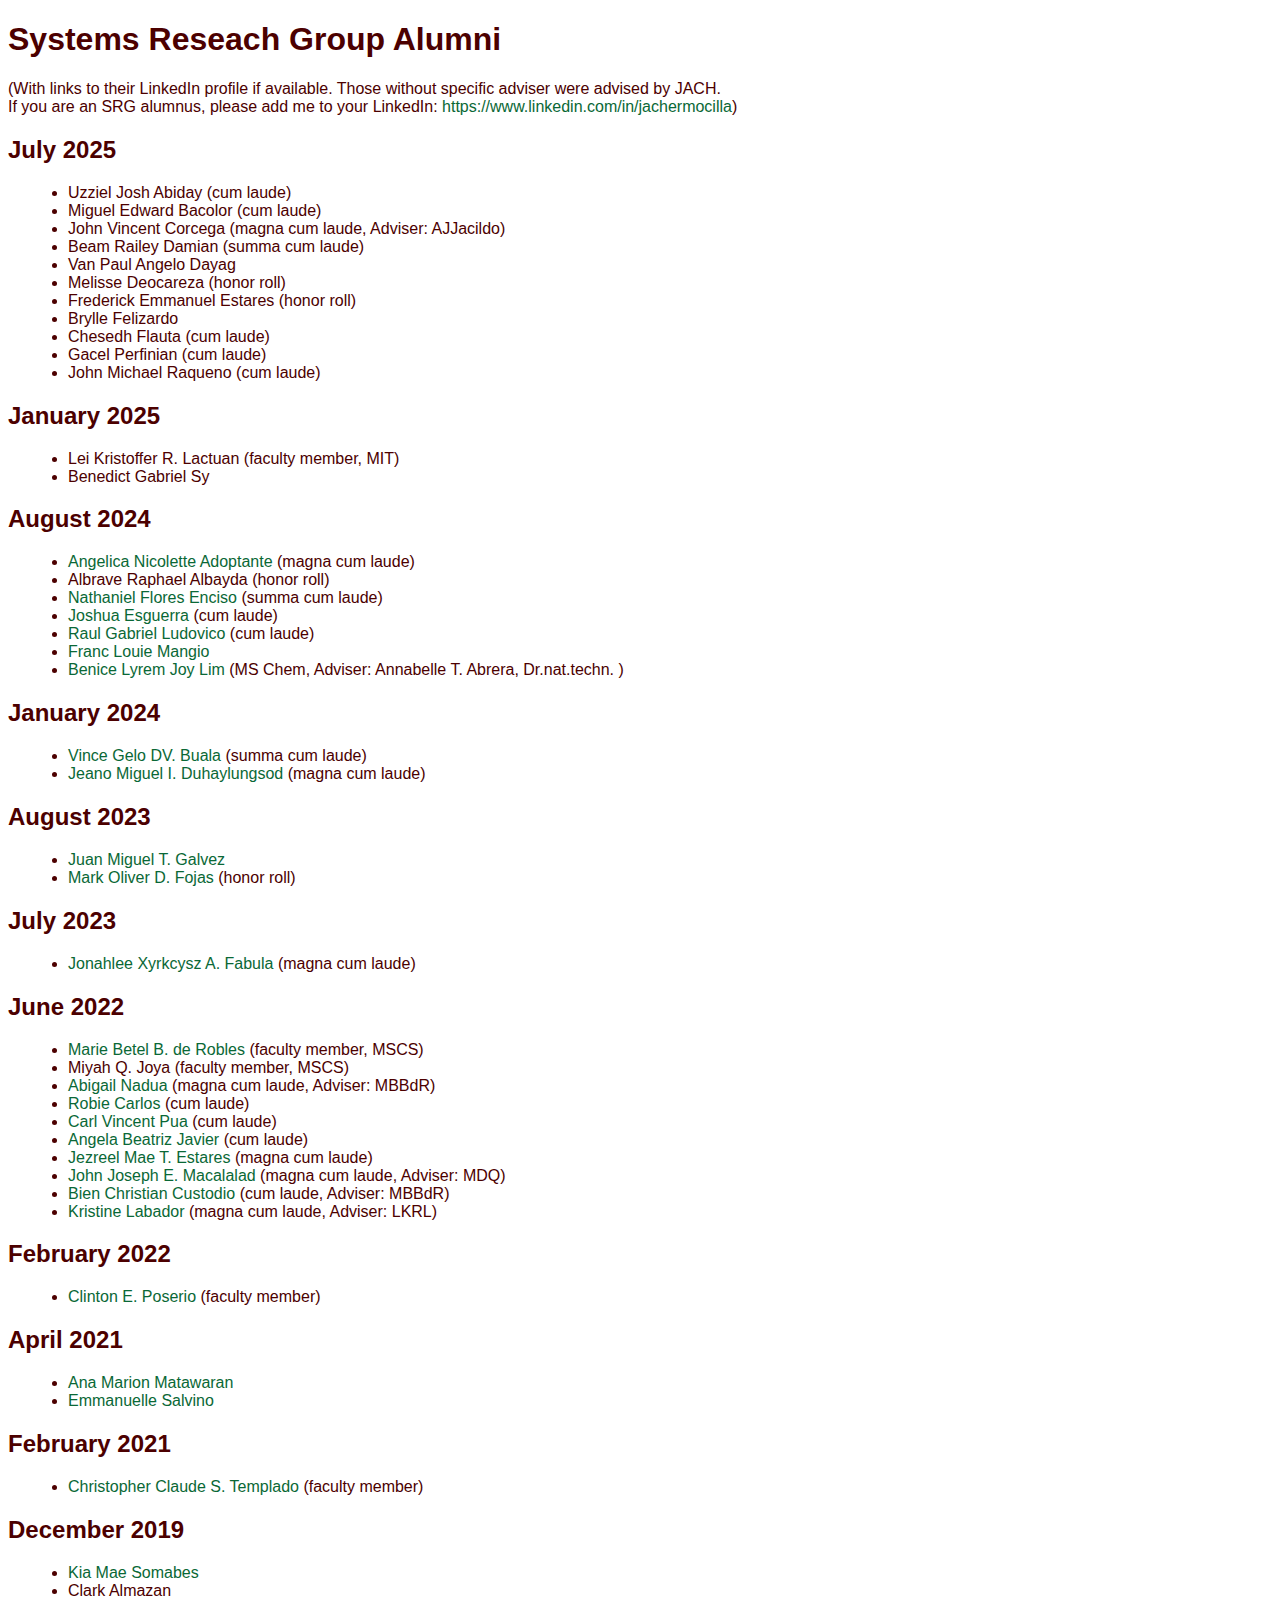
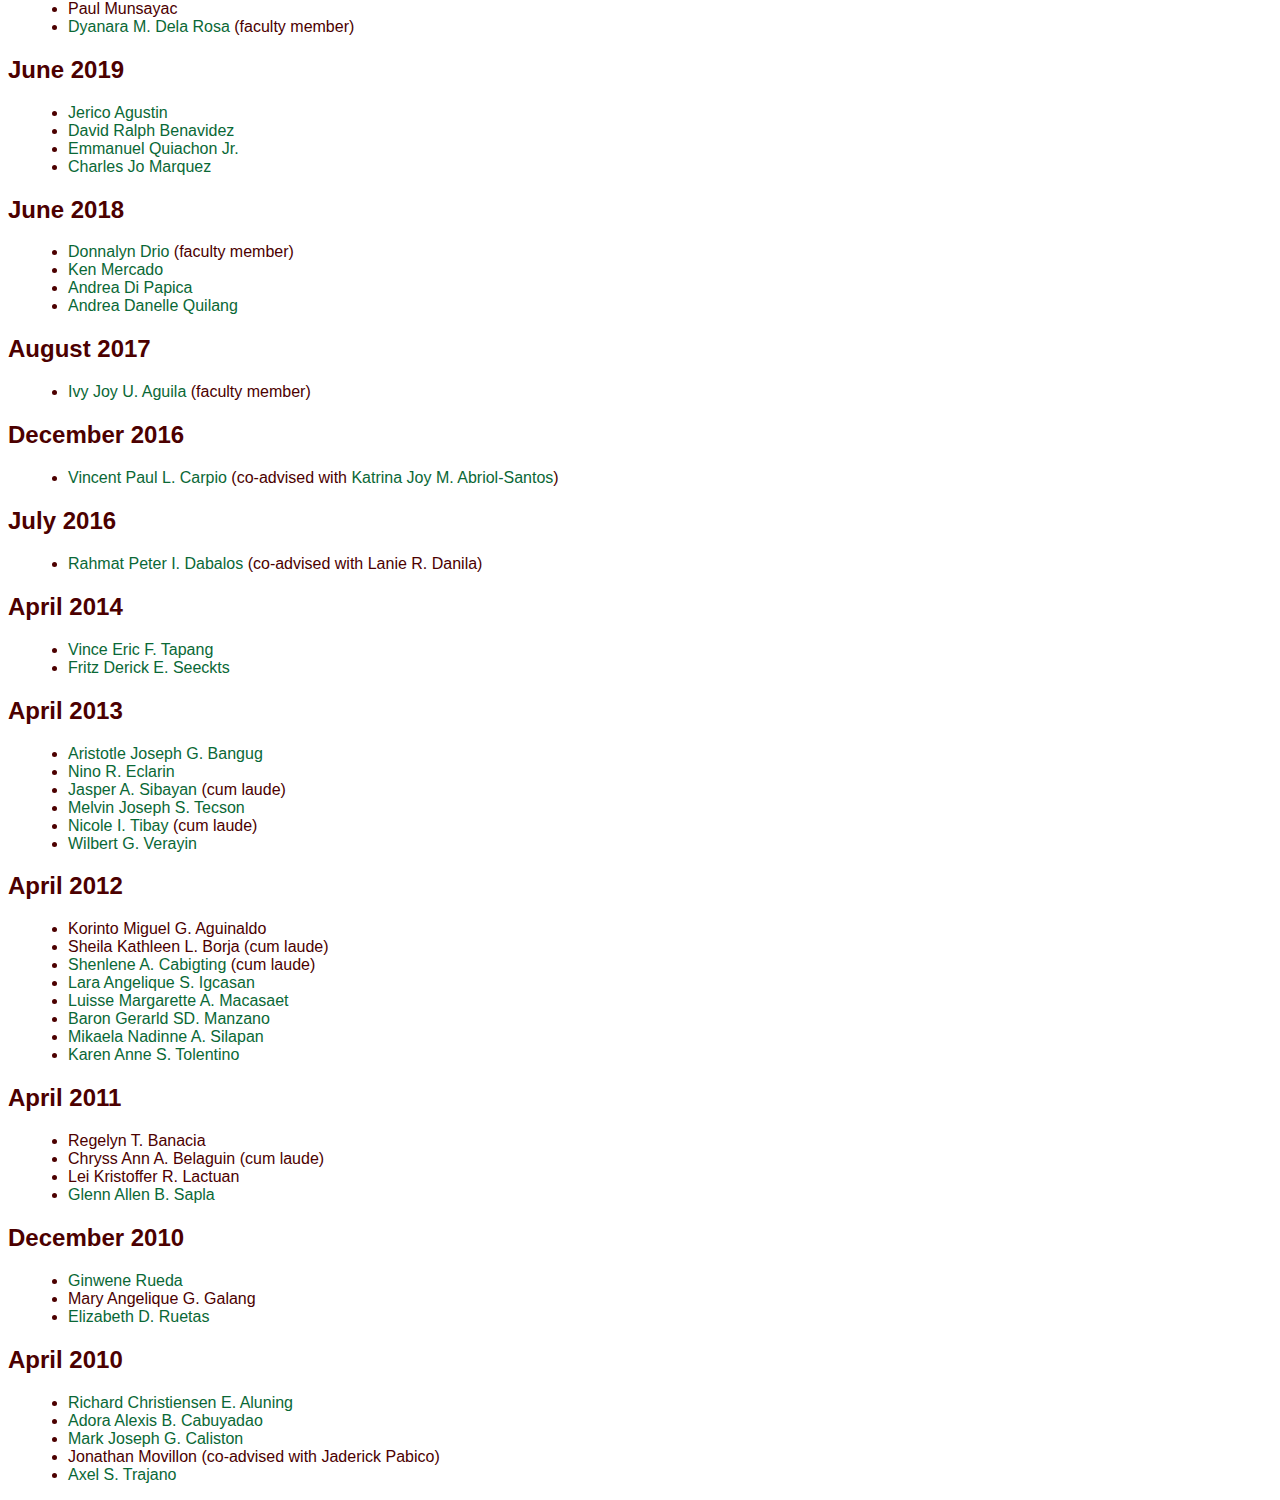
<file: srg-alumni.html>
<!DOCTYPE html>
<html>
<head>
<title>Systems Research Group | Institute of Computer Science | UP Los Banos - Alumni</title>
<style>
body {
    font-family: Optima, Palatino, Avenir, Helvetica, sans-serif;
    color: #4C0000; /* Approximate UP Maroon for text */
}

h1, h2 {
    color: #4C0000; /* UP Maroon */
}

/* You might want to apply the Forest Green or Yellow to specific elements,
   for example, if you had a navigation bar or distinct sections.
   For simplicity, I'll apply it to a hypothetical 'highlight' class. */
.highlight-green {
    color: #0A6836; /* Forest Green */
}

.highlight-gold {
    color: #FFB300; /* Yellow (approximating gold) */
}

/* Example of applying a background color to a specific section, if you were to add one */
.section-bg-green {
    background-color: #0A6836; /* Forest Green */
    color: white; /* Text color for contrast */
    padding: 10px;
}

/* Link colors */
a {
    color: #0A6836; /* Forest Green for links */
    text-decoration: none;
}

a:hover {
    text-decoration: underline;
}

ul {
    list-style-type: disc;
    margin-left: 20px;
}
</style>
</head>
<body>
<h1>Systems Reseach Group Alumni</h1>

<p>(With links to their LinkedIn profile if available. Those without specific adviser were advised by JACH.<br/> If you are an SRG alumnus, please add me to your LinkedIn: <a href="https://www.linkedin.com/in/jachermocilla/" target="_blank">https://www.linkedin.com/in/jachermocilla</a>)</p>

<h2>July 2025</h2>
<ul>
    <li>Uzziel Josh Abiday (cum laude)</li>
    <li>Miguel Edward Bacolor (cum laude)</li>
    <li>John Vincent Corcega (magna cum laude, Adviser: AJJacildo)</li>
    <li>Beam Railey Damian (summa cum laude)</li>
    <li>Van Paul Angelo Dayag</li>
    <li>Melisse Deocareza (honor roll)</li>
    <li>Frederick Emmanuel Estares (honor roll)</li>
    <li>Brylle Felizardo</li>
    <li>Chesedh Flauta (cum laude)</li>
    <li>Gacel Perfinian (cum laude)</li>
    <li>John Michael Raqueno (cum laude)</li>

</ul>

<h2>January 2025</h2>
<ul>
    <li>Lei Kristoffer R. Lactuan (faculty member, MIT)</li>
    <li>Benedict Gabriel Sy</li>
</ul>

<h2>August 2024</h2>
<ul>
    <li><a href="https://www.linkedin.com/in/angelica-nicolette-adoptante-33083427a/">Angelica Nicolette Adoptante</a> (magna cum laude)</li>
    <li>Albrave Raphael Albayda (honor roll)</li>
    <li><a href="https://www.linkedin.com/in/nathaniel-enciso-8661b312/">Nathaniel Flores Enciso</a> (summa cum laude)</li>
    <li><a href="https://www.linkedin.com/in/jvesguerra19/">Joshua Esguerra</a> (cum laude)</li>
    <li><a href="https://www.linkedin.com/in/raul-gabriel-ludovico-3b791023b/">Raul Gabriel Ludovico</a> (cum laude)</li>
    <li><a href="https://www.linkedin.com/in/francmangio/">Franc Louie Mangio</a></li>
    <li><a href="https://www.linkedin.com/in/benice-lyrem-joy-lim-4a1119170/">Benice Lyrem Joy Lim</a> (MS Chem, Adviser: Annabelle T. Abrera, Dr.nat.techn. )</li>
</ul>

<h2>January 2024</h2>
<ul>
    <li><a href="https://www.linkedin.com/in/vincegelobuala10/">Vince Gelo DV. Buala</a> (summa cum laude)</li>
    <li><a href="https://www.linkedin.com/in/jeano-miguel-duhaylungsod-1488a5131/">Jeano Miguel I. Duhaylungsod</a> (magna cum laude)</li>
</ul>

<h2>August 2023</h2>
<ul>
    <li><a href="https://www.linkedin.com/in/juan-miguel-galvez-34a38b158/">Juan Miguel T. Galvez</a></li>
    <li><a href="https://www.linkedin.com/in/mark-oliver-fojas-6b5735284/">Mark Oliver D. Fojas</a> (honor roll)</li>
</ul>

<h2>July 2023</h2>
<ul>
    <li><a href="https://www.linkedin.com/in/xyrkfabula/">Jonahlee Xyrkcysz A. Fabula</a> (magna cum laude)</li>
</ul>

<h2>June 2022</h2>
<ul>
    <li><a href="https://www.linkedin.com/in/marie-betel-de-robles-96826777/">Marie Betel B. de Robles</a> (faculty member, MSCS)</li>
    <li>Miyah Q. Joya (faculty member, MSCS)</li>
    <li><a href="https://www.linkedin.com/in/abigail-nadua/">Abigail Nadua</a> (magna cum laude, Adviser: MBBdR)</li>
    <li><a href="https://www.linkedin.com/in/racarlos1/">Robie Carlos</a> (cum laude)</li>
    <li><a href="https://www.linkedin.com/in/cvpua/">Carl Vincent Pua</a> (cum laude)</li>
    <li><a href="https://www.linkedin.com/in/apjavier2/">Angela Beatriz Javier</a> (cum laude)</li>
    <li><a href="https://www.linkedin.com/in/jezreel-mae-estares-8178121b0/">Jezreel Mae T. Estares</a> (magna cum laude)</li>
    <li><a href="https://www.linkedin.com/in/johnjosephmacalalad/">John Joseph E. Macalalad</a> (magna cum laude, Adviser: MDQ)</li>
    <li><a href="https://www.linkedin.com/in/bien-christian-custodio-a8002a19a/">Bien Christian Custodio</a> (cum laude, Adviser: MBBdR)</li>
    <li><a href="https://www.linkedin.com/in/knlabador/">Kristine Labador</a> (magna cum laude, Adviser: LKRL)</li>
</ul>

<h2>February 2022</h2>
<ul>
    <li><a href="https://www.linkedin.com/in/ceposerio/">Clinton E. Poserio</a> (faculty member)</li>
</ul>

<h2>April 2021</h2>
<ul>
    <li><a href="https://www.linkedin.com/in/atmatawaran/">Ana Marion Matawaran</a></li>
    <li><a href="https://www.linkedin.com/in/emmanuelle-salvino-7690021a1/">Emmanuelle Salvino</a></li>
</ul>

<h2>February 2021</h2>
<ul>
    <li><a href="https://www.linkedin.com/in/ccstemplado/">Christopher Claude S. Templado</a> (faculty member)</li>
</ul>

<h2>December 2019</h2>
<ul>
    <li><a href="https://www.linkedin.com/in/kiasomabes/">Kia Mae Somabes</a></li>
    <li>Clark Almazan</li>
    <li>Paul Munsayac</li>
    <li><a href="https://www.linkedin.com/in/dmdelarosa/">Dyanara M. Dela Rosa</a> (faculty member)</li>
</ul>

<h2>June 2019</h2>
<ul>
    <li><a href="https://www.linkedin.com/in/jerico-agustin-336615139/">Jerico Agustin</a></li>
    <li><a href="https://www.linkedin.com/in/radicalralph/">David Ralph Benavidez</a></li>
    <li><a href="https://www.linkedin.com/in/emmanuel-jr-quiachon-85a093158/">Emmanuel Quiachon Jr.</a></li>
    <li><a href="https://www.linkedin.com/in/charles-jo-marquez/">Charles Jo Marquez</a></li>
</ul>

<h2>June 2018</h2>
<ul>
    <li><a href="https://www.linkedin.com/in/drio-donna-892271151/">Donnalyn Drio</a> (faculty member)</li>
    <li><a href="https://www.linkedin.com/in/ken-m-bb5b281ab/">Ken Mercado</a></li>
    <li><a href="https://www.linkedin.com/in/andreadi-papica/">Andrea Di Papica</a></li>
    <li><a href="https://www.linkedin.com/in/andrea-danelle-quilang-764194348/">Andrea Danelle Quilang</a></li>
</ul>

<h2>August 2017</h2>
<ul>
    <li><a href="https://www.linkedin.com/in/ivyjoyaguila/">Ivy Joy U. Aguila</a> (faculty member)</li>
</ul>

<h2>December 2016</h2>
<ul>
    <li><a href="https://www.linkedin.com/in/vincent-carpio-462849139/">Vincent Paul L. Carpio</a> (co-advised with <a href="https://www.linkedin.com/in/katrina-joy-abriol-santos-53504136/">Katrina Joy M. Abriol-Santos</a>)</li>
</ul>

<h2>July 2016</h2>
<ul>
    <li><a href="https://www.linkedin.com/in/rahmat-peter-dabalos-289848137/">Rahmat Peter I. Dabalos</a> (co-advised with Lanie R. Danila)</li>
</ul>

<h2>April 2014</h2>
<ul>
    <li><a href="https://www.linkedin.com/in/veftapang/">Vince Eric F. Tapang</a></li>
    <li><a href="https://www.linkedin.com/in/fritz-derick-seeckts-b2440251/">Fritz Derick E. Seeckts</a></li>
</ul>

<h2>April 2013</h2>
<ul>
    <li><a href="https://www.linkedin.com/in/ajgbangug/">Aristotle Joseph G. Bangug</a></li>
    <li><a href="https://www.linkedin.com/in/ninzz/">Nino R. Eclarin</a></li>
    <li><a href="https://www.linkedin.com/in/jasper-sibayan-14475550/">Jasper A. Sibayan</a> (cum laude)</li>
    <li><a href="https://www.linkedin.com/in/mjstecson/">Melvin Joseph S. Tecson</a></li>
    <li><a href="https://www.linkedin.com/in/nicole-tibay-707282137/">Nicole I. Tibay</a> (cum laude)</li>
    <li><a href="https://www.linkedin.com/in/wilbertverayin/">Wilbert G. Verayin</a></li>
</ul>

<h2>April 2012</h2>
<ul>
    <li>Korinto Miguel G. Aguinaldo</li>
    <li>Sheila Kathleen L. Borja (cum laude)</li>
    <li><a href="https://www.linkedin.com/in/shenlenecabigting/">Shenlene A. Cabigting</a> (cum laude)</li>
    <li><a href="https://www.linkedin.com/in/ligcasan/">Lara Angelique S. Igcasan</a></li>
    <li><a href="https://www.linkedin.com/in/ara-macasaet-6516487b/">Luisse Margarette A. Macasaet</a></li>
    <li><a href="https://www.linkedin.com/in/baron-manzano-29956610a/">Baron Gerarld SD. Manzano</a></li>
    <li><a href="https://www.linkedin.com/in/mikaelanadinnesilapan/">Mikaela Nadinne A. Silapan</a></li>
    <li><a href="https://www.linkedin.com/in/kastolentino/">Karen Anne S. Tolentino</a></li>
</ul>

<h2>April 2011</h2>
<ul>
    <li>Regelyn T. Banacia</li>
    <li>Chryss Ann A. Belaguin (cum laude)</li>
    <li>Lei Kristoffer R. Lactuan</li>
    <li><a href="https://www.linkedin.com/in/gasapladev/">Glenn Allen B. Sapla</a></li>
</ul>

<h2>December 2010</h2>
<ul>
    <li><a href="https://www.linkedin.com/in/ginwenerueda/">Ginwene Rueda</a></li>
    <li>Mary Angelique G. Galang</li>
    <li><a href="https://www.linkedin.com/in/elizabeth-ruetas-5a0b60122/">Elizabeth D. Ruetas</a></li>
</ul>

<h2>April 2010</h2>
<ul>
    <li><a href="https://www.linkedin.com/in/richard-christiensen-aluning/">Richard Christiensen E. Aluning</a></li>
    <li><a href="https://www.linkedin.com/in/adora-alexis-cabuyadao-157b6474/">Adora Alexis B. Cabuyadao</a></li>
    <li><a href="https://www.linkedin.com/in/mcaliston/">Mark Joseph G. Caliston</a></li>
    <li>Jonathan Movillon (co-advised with Jaderick Pabico)</li>
    <li><a href="https://www.linkedin.com/in/axel-trajano/">Axel S. Trajano</a></li>
</ul>
</body>
</html>
</file>
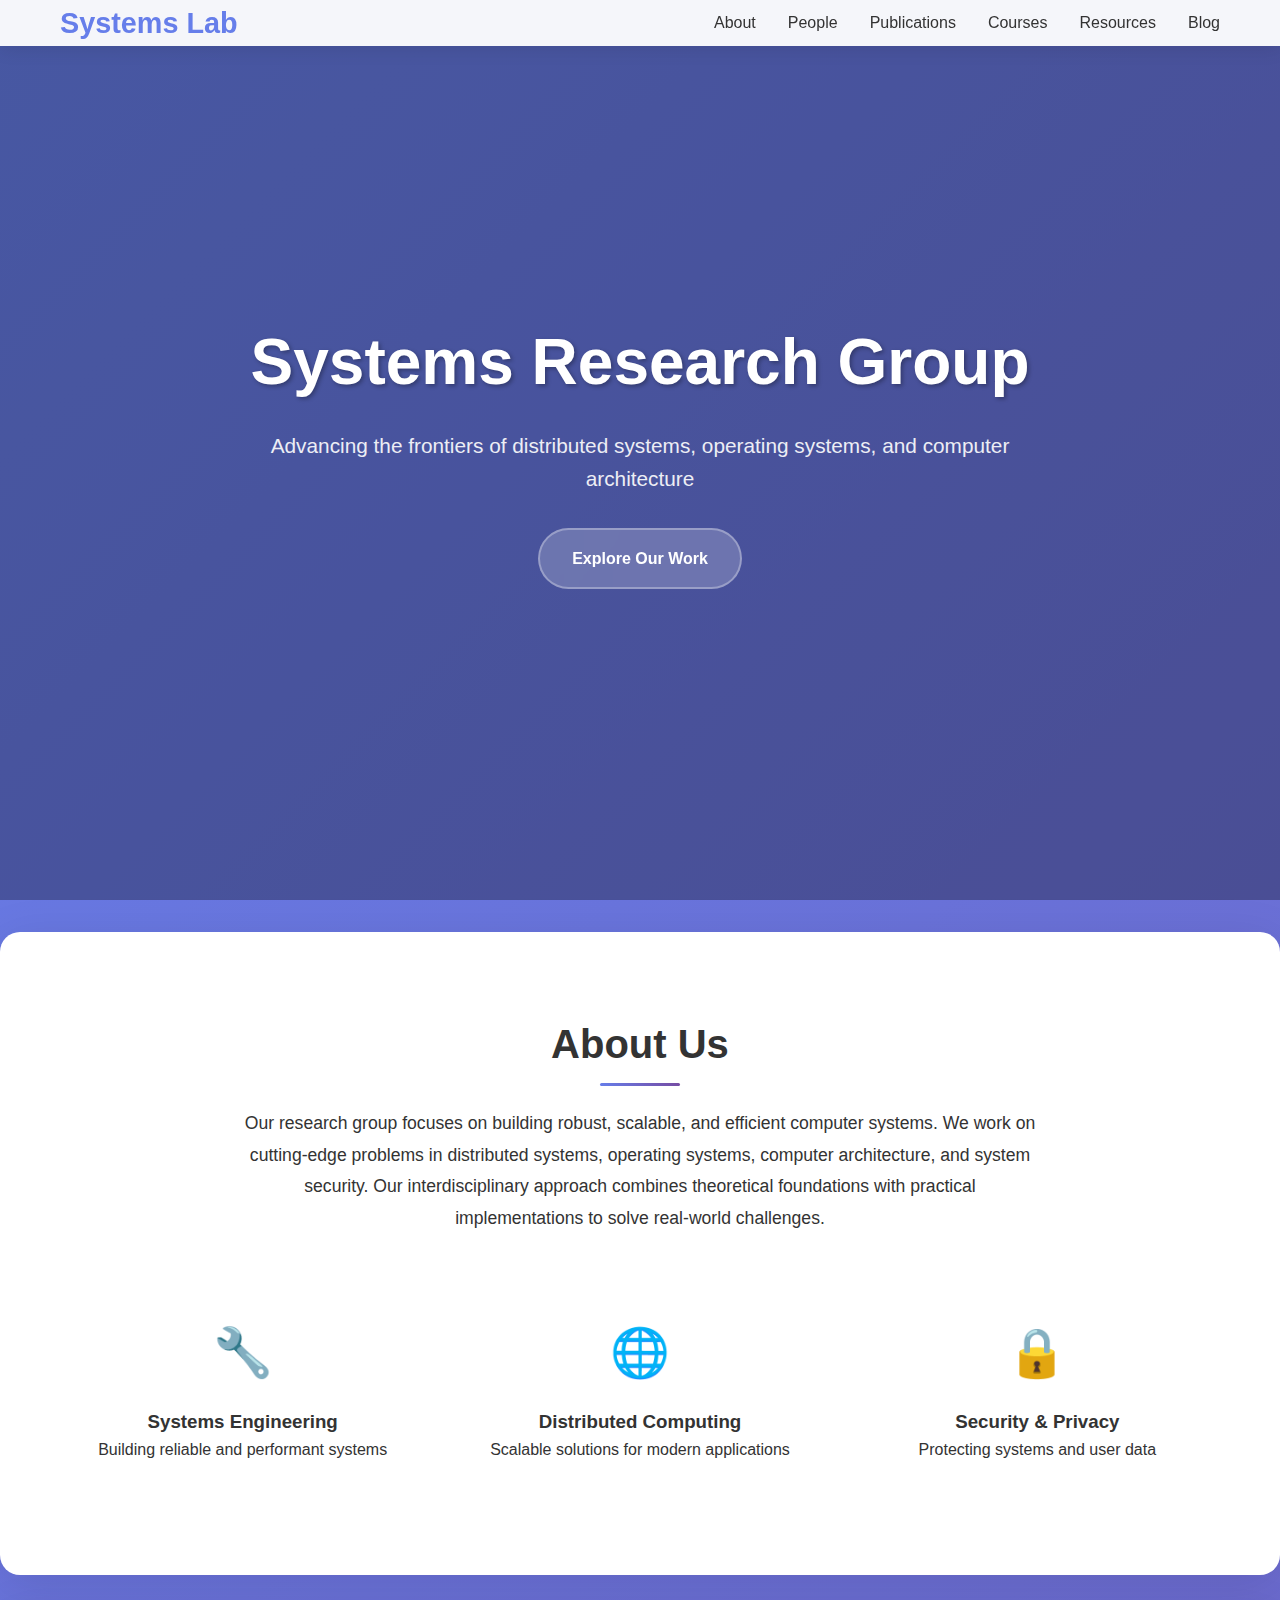
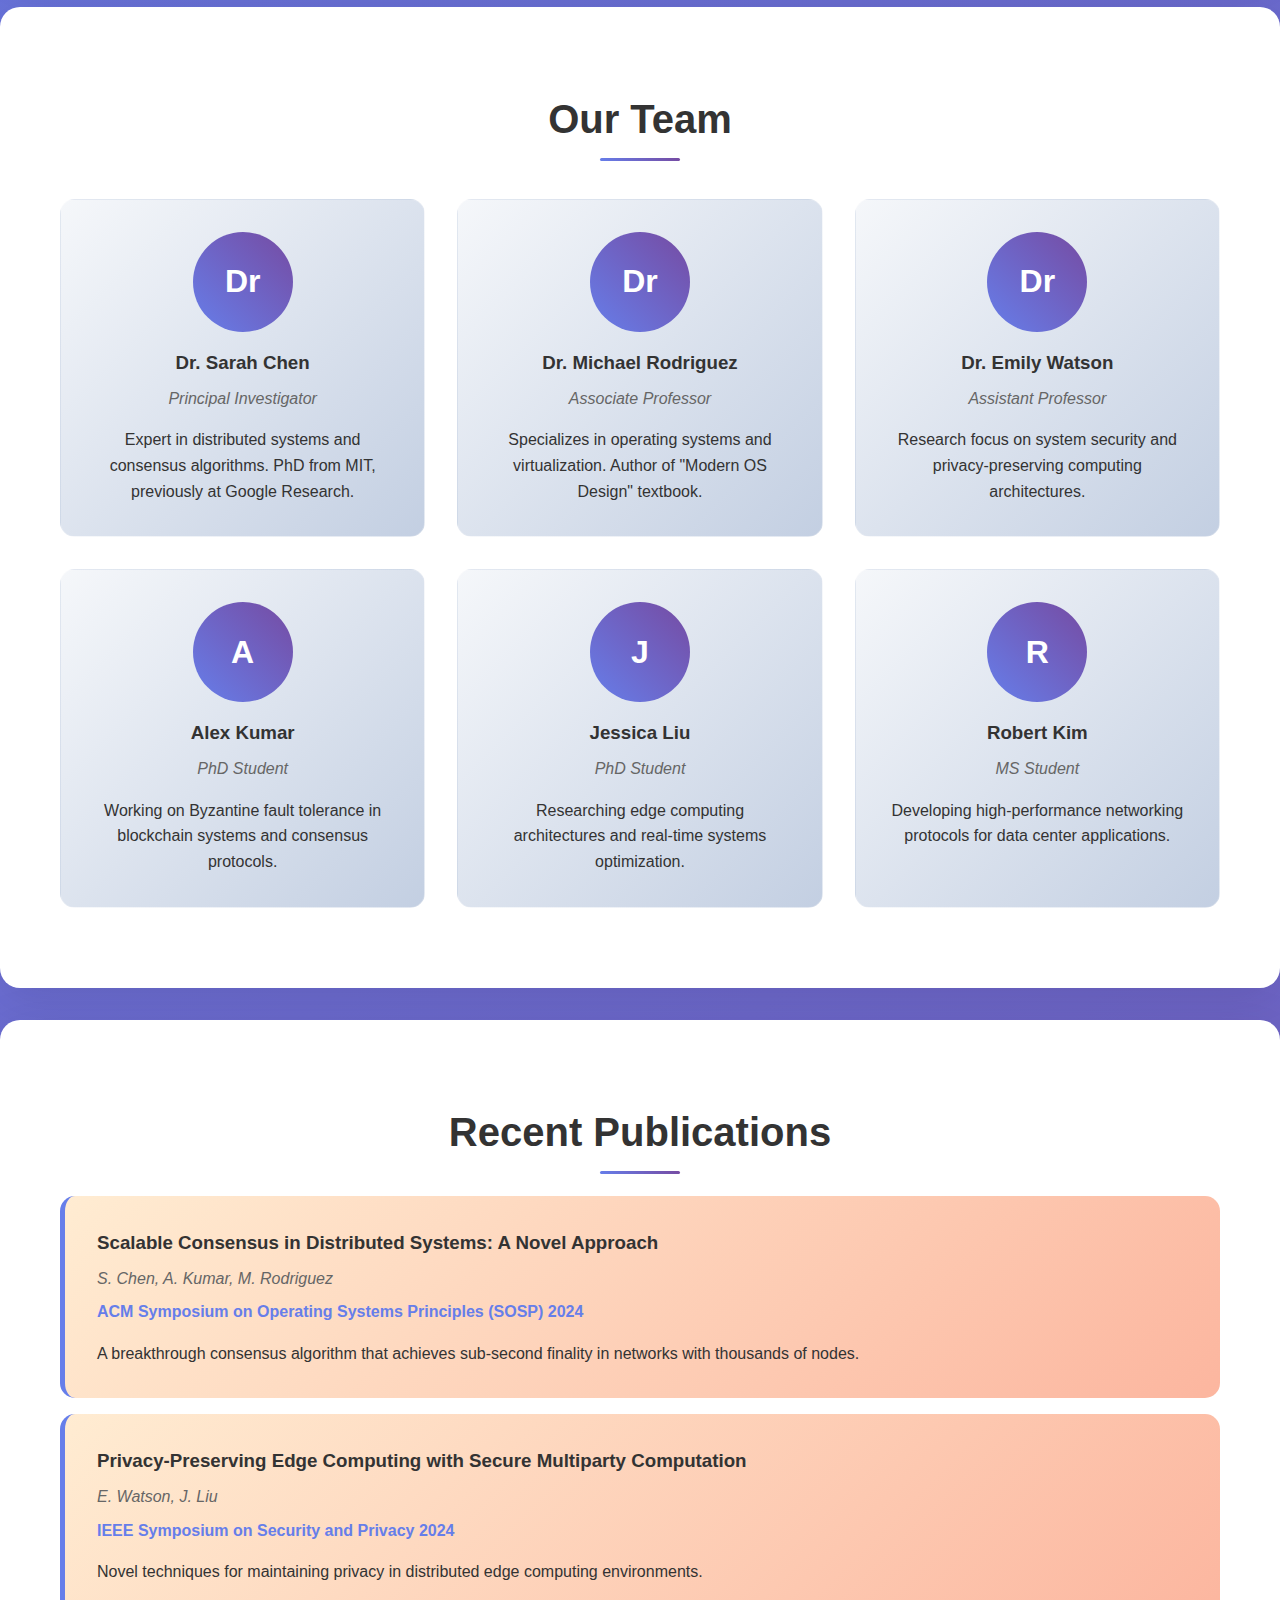
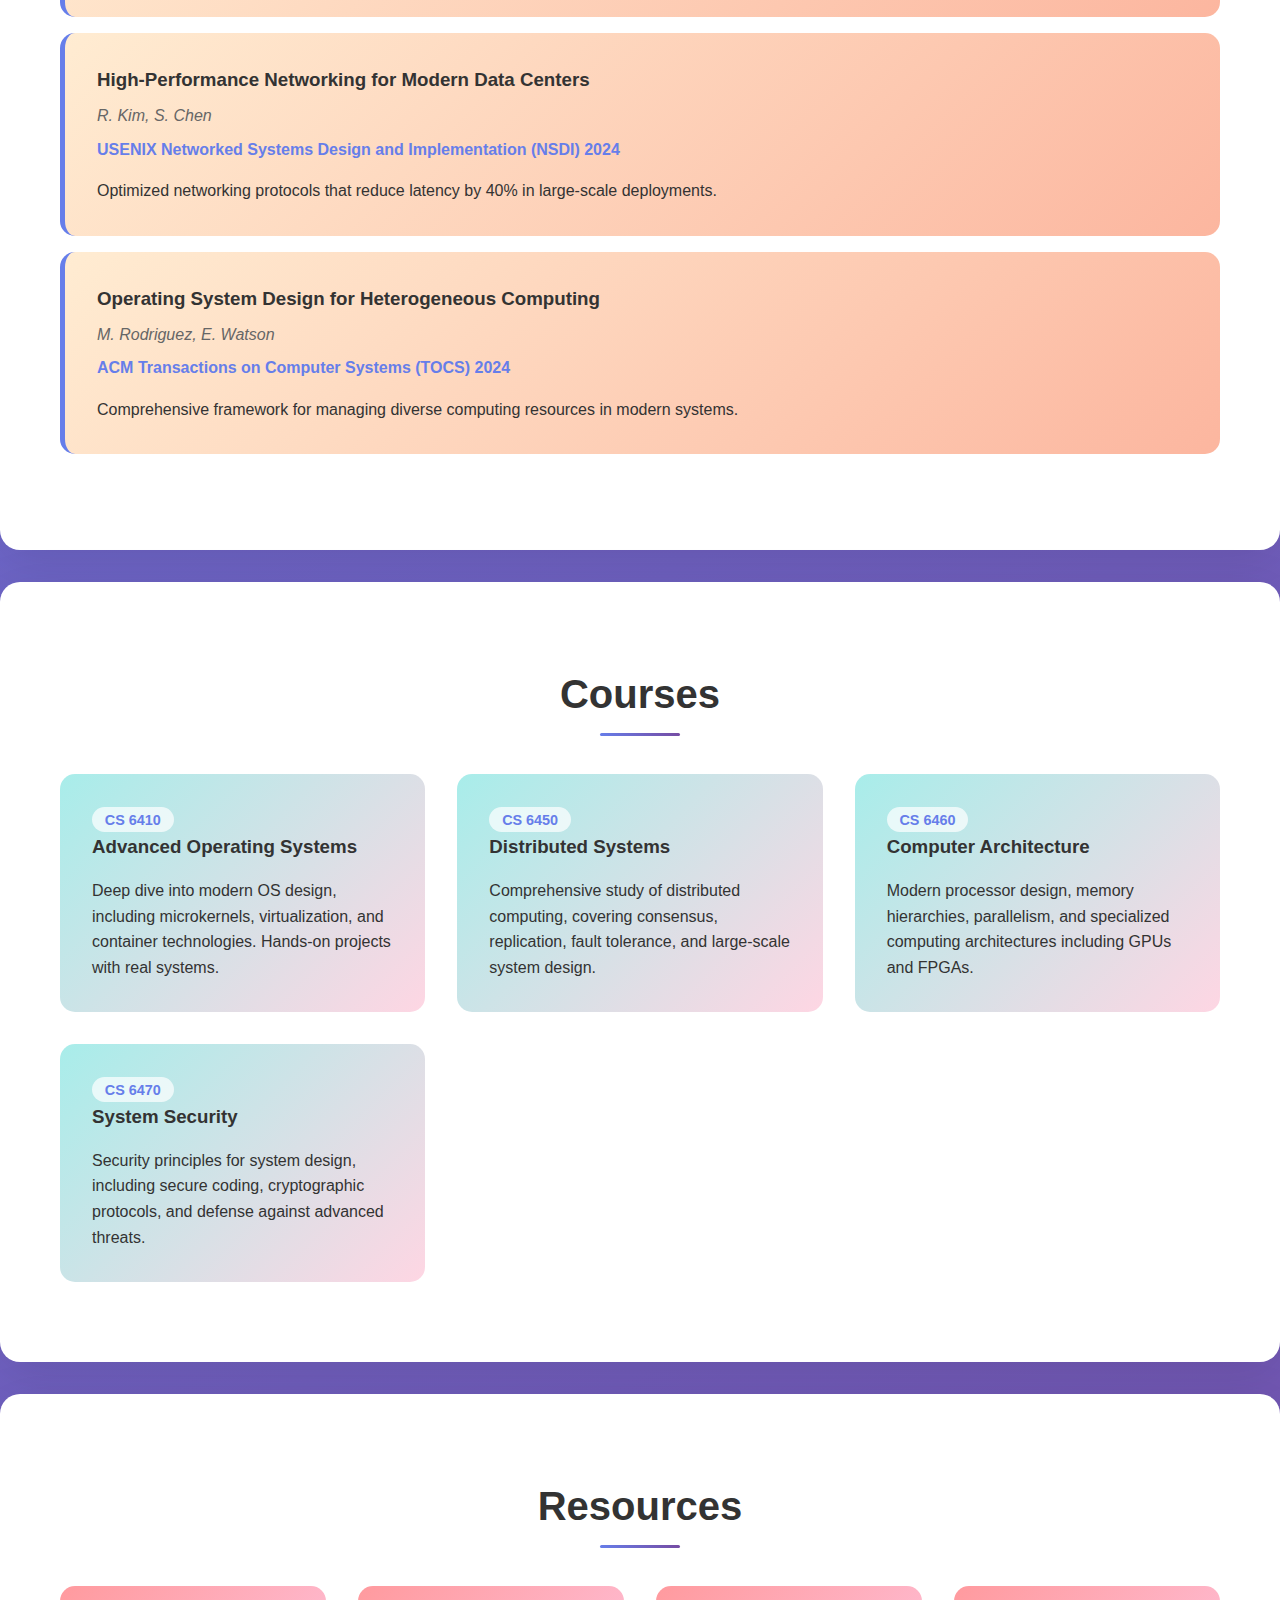
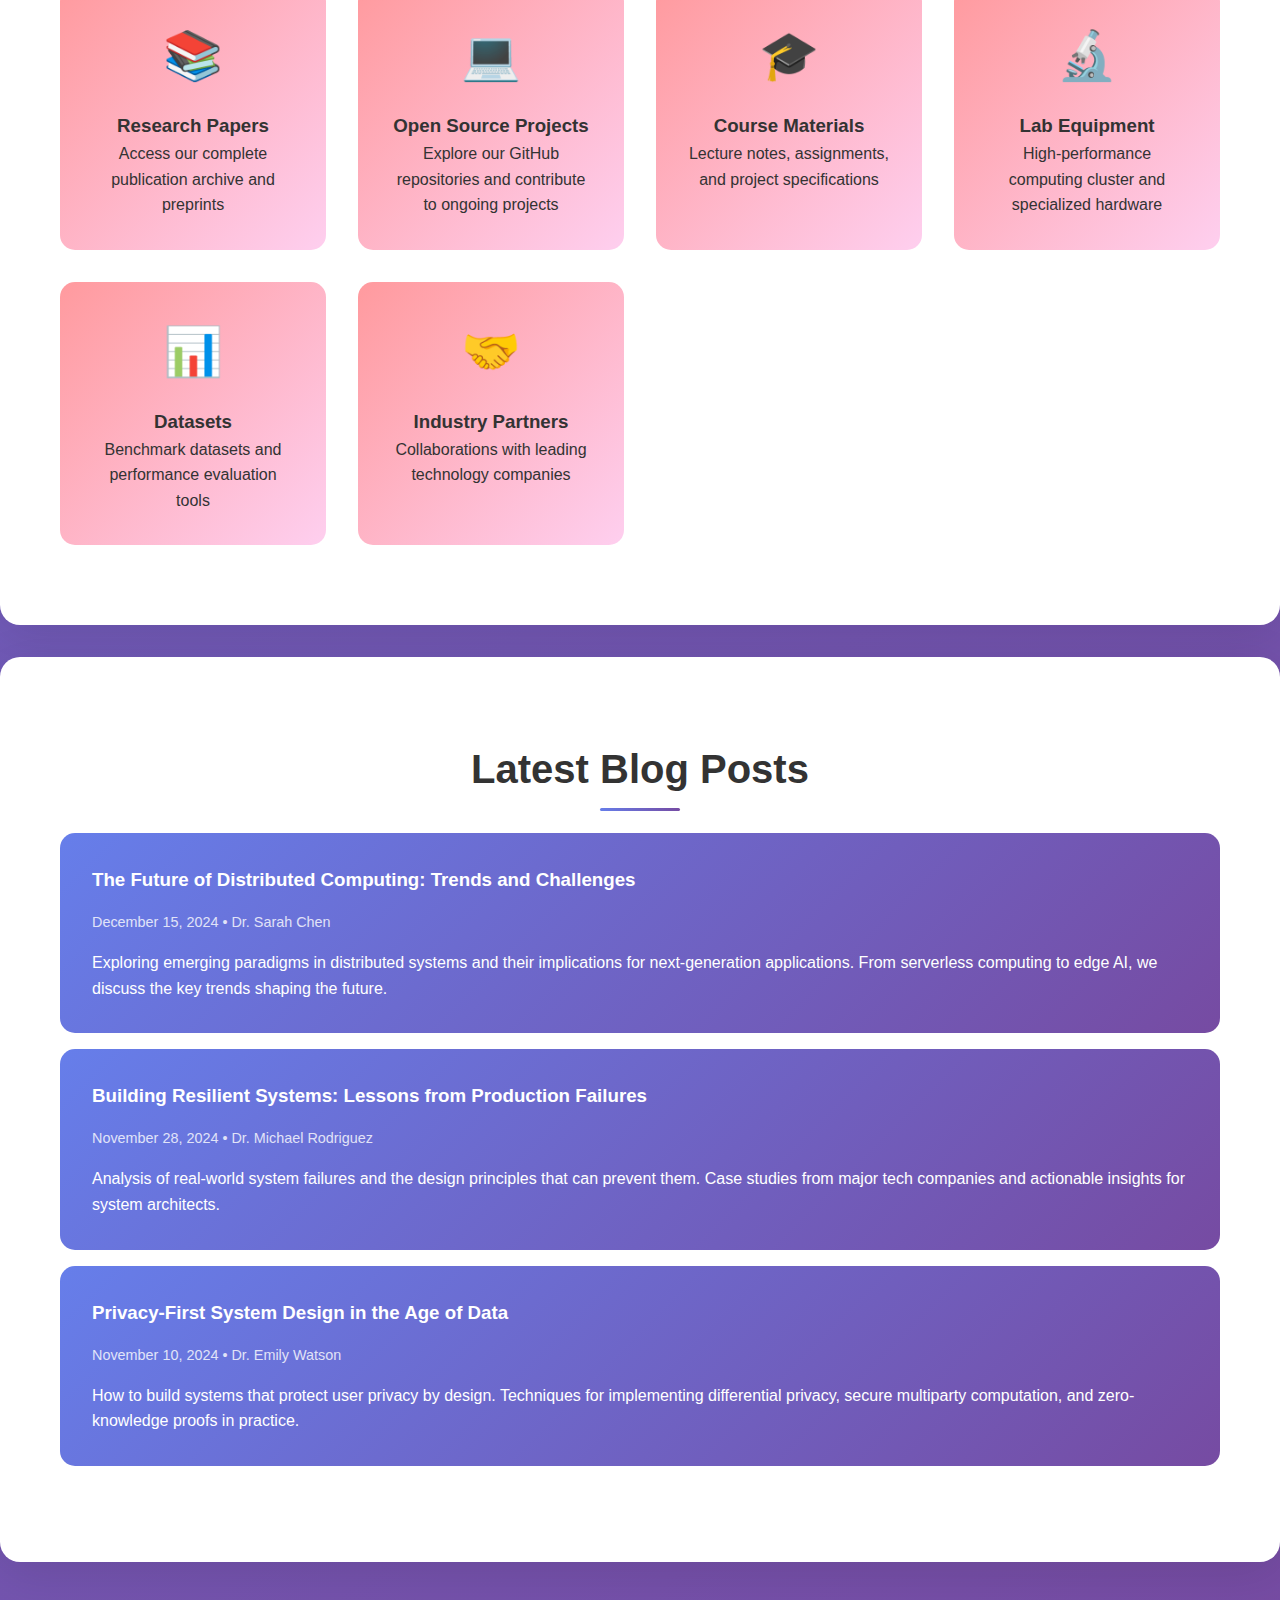
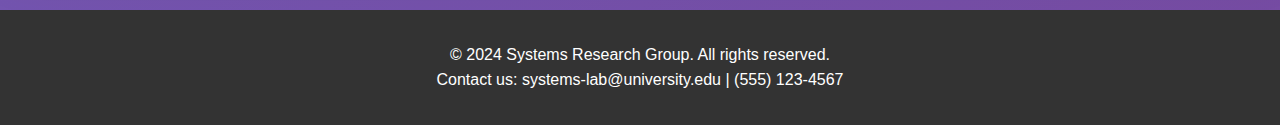
<file: systems_research_site.html>
<!DOCTYPE html>
<html lang="en">
<head>
    <meta charset="UTF-8">
    <meta name="viewport" content="width=device-width, initial-scale=1.0">
    <title>Systems Research Group</title>
    <style>
        * {
            margin: 0;
            padding: 0;
            box-sizing: border-box;
        }

        body {
            font-family: 'Inter', -apple-system, BlinkMacSystemFont, 'Segoe UI', Roboto, sans-serif;
            line-height: 1.6;
            color: #333;
            background: linear-gradient(135deg, #667eea 0%, #764ba2 100%);
            min-height: 100vh;
        }

        .container {
            max-width: 1200px;
            margin: 0 auto;
            padding: 0 20px;
        }

        /* Header */
        header {
            position: fixed;
            top: 0;
            width: 100%;
            background: rgba(255, 255, 255, 0.95);
            backdrop-filter: blur(10px);
            z-index: 1000;
            box-shadow: 0 2px 20px rgba(0, 0, 0, 0.1);
            transition: all 0.3s ease;
        }

        nav {
            display: flex;
            justify-content: space-between;
            align-items: center;
            padding: 1rem 0;
        }

        .logo {
            font-size: 1.8rem;
            font-weight: 700;
            color: #667eea;
            text-decoration: none;
            transition: color 0.3s ease;
        }

        .logo:hover {
            color: #764ba2;
        }

        .nav-links {
            display: flex;
            list-style: none;
            gap: 2rem;
        }

        .nav-links a {
            text-decoration: none;
            color: #333;
            font-weight: 500;
            transition: all 0.3s ease;
            position: relative;
        }

        .nav-links a:hover {
            color: #667eea;
        }

        .nav-links a::after {
            content: '';
            position: absolute;
            bottom: -5px;
            left: 0;
            width: 0;
            height: 2px;
            background: #667eea;
            transition: width 0.3s ease;
        }

        .nav-links a:hover::after {
            width: 100%;
        }

        /* Hero Section */
        .hero {
            height: 100vh;
            display: flex;
            align-items: center;
            justify-content: center;
            text-align: center;
            color: white;
            position: relative;
            overflow: hidden;
        }

        .hero::before {
            content: '';
            position: absolute;
            top: 0;
            left: 0;
            right: 0;
            bottom: 0;
            background: rgba(0, 0, 0, 0.3);
        }

        .hero-content {
            position: relative;
            z-index: 1;
            max-width: 800px;
            animation: fadeInUp 1s ease-out;
        }

        .hero h1 {
            font-size: 4rem;
            margin-bottom: 1rem;
            font-weight: 700;
            text-shadow: 2px 2px 4px rgba(0, 0, 0, 0.3);
        }

        .hero p {
            font-size: 1.3rem;
            margin-bottom: 2rem;
            opacity: 0.9;
        }

        .cta-button {
            display: inline-block;
            padding: 1rem 2rem;
            background: rgba(255, 255, 255, 0.2);
            color: white;
            text-decoration: none;
            border-radius: 50px;
            font-weight: 600;
            transition: all 0.3s ease;
            border: 2px solid rgba(255, 255, 255, 0.3);
            backdrop-filter: blur(10px);
        }

        .cta-button:hover {
            background: rgba(255, 255, 255, 0.3);
            transform: translateY(-2px);
            box-shadow: 0 10px 30px rgba(0, 0, 0, 0.2);
        }

        /* Sections */
        .section {
            padding: 5rem 0;
            background: white;
            margin: 2rem 0;
            border-radius: 20px;
            box-shadow: 0 10px 50px rgba(0, 0, 0, 0.1);
            transition: transform 0.3s ease;
        }

        .section:hover {
            transform: translateY(-5px);
        }

        .section h2 {
            font-size: 2.5rem;
            margin-bottom: 2rem;
            color: #333;
            text-align: center;
            position: relative;
        }

        .section h2::after {
            content: '';
            position: absolute;
            bottom: -10px;
            left: 50%;
            transform: translateX(-50%);
            width: 80px;
            height: 3px;
            background: linear-gradient(45deg, #667eea, #764ba2);
            border-radius: 2px;
        }

        /* People Grid */
        .people-grid {
            display: grid;
            grid-template-columns: repeat(auto-fit, minmax(280px, 1fr));
            gap: 2rem;
            margin-top: 3rem;
        }

        .person-card {
            background: linear-gradient(135deg, #f5f7fa 0%, #c3cfe2 100%);
            padding: 2rem;
            border-radius: 15px;
            text-align: center;
            transition: all 0.3s ease;
            border: 1px solid rgba(255, 255, 255, 0.2);
        }

        .person-card:hover {
            transform: translateY(-10px);
            box-shadow: 0 20px 40px rgba(0, 0, 0, 0.15);
        }

        .person-avatar {
            width: 100px;
            height: 100px;
            border-radius: 50%;
            margin: 0 auto 1rem;
            background: linear-gradient(45deg, #667eea, #764ba2);
            display: flex;
            align-items: center;
            justify-content: center;
            color: white;
            font-size: 2rem;
            font-weight: bold;
        }

        .person-card h3 {
            color: #333;
            margin-bottom: 0.5rem;
        }

        .person-card .role {
            color: #666;
            font-style: italic;
            margin-bottom: 1rem;
        }

        /* Publications */
        .publication-item {
            background: linear-gradient(135deg, #ffecd2 0%, #fcb69f 100%);
            padding: 2rem;
            margin: 1rem 0;
            border-radius: 15px;
            border-left: 5px solid #667eea;
            transition: all 0.3s ease;
        }

        .publication-item:hover {
            transform: translateX(10px);
            box-shadow: 0 10px 30px rgba(0, 0, 0, 0.1);
        }

        .publication-item h3 {
            color: #333;
            margin-bottom: 0.5rem;
        }

        .publication-item .authors {
            color: #666;
            font-style: italic;
            margin-bottom: 0.5rem;
        }

        .publication-item .venue {
            color: #667eea;
            font-weight: 600;
        }

        /* Courses */
        .course-grid {
            display: grid;
            grid-template-columns: repeat(auto-fit, minmax(300px, 1fr));
            gap: 2rem;
            margin-top: 3rem;
        }

        .course-card {
            background: linear-gradient(135deg, #a8edea 0%, #fed6e3 100%);
            padding: 2rem;
            border-radius: 15px;
            transition: all 0.3s ease;
        }

        .course-card:hover {
            transform: scale(1.05);
            box-shadow: 0 15px 35px rgba(0, 0, 0, 0.1);
        }

        .course-card h3 {
            color: #333;
            margin-bottom: 1rem;
        }

        .course-code {
            background: rgba(255, 255, 255, 0.7);
            padding: 0.3rem 0.8rem;
            border-radius: 20px;
            font-size: 0.9rem;
            color: #667eea;
            font-weight: 600;
        }

        /* Resources */
        .resource-grid {
            display: grid;
            grid-template-columns: repeat(auto-fit, minmax(250px, 1fr));
            gap: 2rem;
            margin-top: 3rem;
        }

        .resource-card {
            background: linear-gradient(135deg, #ff9a9e 0%, #fecfef 100%);
            padding: 2rem;
            border-radius: 15px;
            text-align: center;
            transition: all 0.3s ease;
        }

        .resource-card:hover {
            transform: translateY(-5px);
            box-shadow: 0 15px 35px rgba(0, 0, 0, 0.1);
        }

        .resource-icon {
            font-size: 3rem;
            margin-bottom: 1rem;
            color: #667eea;
        }

        /* Blog */
        .blog-post {
            background: linear-gradient(135deg, #667eea 0%, #764ba2 100%);
            color: white;
            padding: 2rem;
            margin: 1rem 0;
            border-radius: 15px;
            transition: all 0.3s ease;
        }

        .blog-post:hover {
            transform: translateY(-5px);
            box-shadow: 0 15px 35px rgba(0, 0, 0, 0.2);
        }

        .blog-post h3 {
            margin-bottom: 1rem;
        }

        .blog-meta {
            opacity: 0.8;
            font-size: 0.9rem;
            margin-bottom: 1rem;
        }

        /* Footer */
        footer {
            background: #333;
            color: white;
            text-align: center;
            padding: 2rem 0;
            margin-top: 3rem;
        }

        /* Animations */
        @keyframes fadeInUp {
            from {
                opacity: 0;
                transform: translateY(30px);
            }
            to {
                opacity: 1;
                transform: translateY(0);
            }
        }

        .fade-in {
            animation: fadeInUp 0.8s ease-out;
        }

        /* Responsive */
        @media (max-width: 768px) {
            .nav-links {
                gap: 1rem;
            }
            
            .hero h1 {
                font-size: 2.5rem;
            }
            
            .hero p {
                font-size: 1.1rem;
            }
            
            .section {
                margin: 1rem 0;
                padding: 3rem 0;
            }
        }
    </style>
</head>
<body>
    <!-- Header -->
    <header>
        <nav class="container">
            <a href="#" class="logo">Systems Lab</a>
            <ul class="nav-links">
                <li><a href="#about">About</a></li>
                <li><a href="#people">People</a></li>
                <li><a href="#publications">Publications</a></li>
                <li><a href="#courses">Courses</a></li>
                <li><a href="#resources">Resources</a></li>
                <li><a href="#blog">Blog</a></li>
            </ul>
        </nav>
    </header>

    <!-- Hero Section -->
    <section class="hero">
        <div class="hero-content">
            <h1>Systems Research Group</h1>
            <p>Advancing the frontiers of distributed systems, operating systems, and computer architecture</p>
            <a href="#about" class="cta-button">Explore Our Work</a>
        </div>
    </section>

    <!-- About Section -->
    <section id="about" class="section">
        <div class="container">
            <h2>About Us</h2>
            <p style="font-size: 1.1rem; line-height: 1.8; text-align: center; max-width: 800px; margin: 0 auto;">
                Our research group focuses on building robust, scalable, and efficient computer systems. We work on cutting-edge problems in distributed systems, operating systems, computer architecture, and system security. Our interdisciplinary approach combines theoretical foundations with practical implementations to solve real-world challenges.
            </p>
            <div style="margin-top: 3rem; display: grid; grid-template-columns: repeat(auto-fit, minmax(250px, 1fr)); gap: 2rem;">
                <div style="text-align: center; padding: 2rem;">
                    <div style="font-size: 3rem; color: #667eea; margin-bottom: 1rem;">🔧</div>
                    <h3>Systems Engineering</h3>
                    <p>Building reliable and performant systems</p>
                </div>
                <div style="text-align: center; padding: 2rem;">
                    <div style="font-size: 3rem; color: #667eea; margin-bottom: 1rem;">🌐</div>
                    <h3>Distributed Computing</h3>
                    <p>Scalable solutions for modern applications</p>
                </div>
                <div style="text-align: center; padding: 2rem;">
                    <div style="font-size: 3rem; color: #667eea; margin-bottom: 1rem;">🔒</div>
                    <h3>Security & Privacy</h3>
                    <p>Protecting systems and user data</p>
                </div>
            </div>
        </div>
    </section>

    <!-- People Section -->
    <section id="people" class="section">
        <div class="container">
            <h2>Our Team</h2>
            <div class="people-grid">
                <div class="person-card">
                    <div class="person-avatar">Dr</div>
                    <h3>Dr. Sarah Chen</h3>
                    <p class="role">Principal Investigator</p>
                    <p>Expert in distributed systems and consensus algorithms. PhD from MIT, previously at Google Research.</p>
                </div>
                <div class="person-card">
                    <div class="person-avatar">Dr</div>
                    <h3>Dr. Michael Rodriguez</h3>
                    <p class="role">Associate Professor</p>
                    <p>Specializes in operating systems and virtualization. Author of "Modern OS Design" textbook.</p>
                </div>
                <div class="person-card">
                    <div class="person-avatar">Dr</div>
                    <h3>Dr. Emily Watson</h3>
                    <p class="role">Assistant Professor</p>
                    <p>Research focus on system security and privacy-preserving computing architectures.</p>
                </div>
                <div class="person-card">
                    <div class="person-avatar">A</div>
                    <h3>Alex Kumar</h3>
                    <p class="role">PhD Student</p>
                    <p>Working on Byzantine fault tolerance in blockchain systems and consensus protocols.</p>
                </div>
                <div class="person-card">
                    <div class="person-avatar">J</div>
                    <h3>Jessica Liu</h3>
                    <p class="role">PhD Student</p>
                    <p>Researching edge computing architectures and real-time systems optimization.</p>
                </div>
                <div class="person-card">
                    <div class="person-avatar">R</div>
                    <h3>Robert Kim</h3>
                    <p class="role">MS Student</p>
                    <p>Developing high-performance networking protocols for data center applications.</p>
                </div>
            </div>
        </div>
    </section>

    <!-- Publications Section -->
    <section id="publications" class="section">
        <div class="container">
            <h2>Recent Publications</h2>
            <div class="publication-item">
                <h3>Scalable Consensus in Distributed Systems: A Novel Approach</h3>
                <p class="authors">S. Chen, A. Kumar, M. Rodriguez</p>
                <p class="venue">ACM Symposium on Operating Systems Principles (SOSP) 2024</p>
                <p style="margin-top: 1rem;">A breakthrough consensus algorithm that achieves sub-second finality in networks with thousands of nodes.</p>
            </div>
            <div class="publication-item">
                <h3>Privacy-Preserving Edge Computing with Secure Multiparty Computation</h3>
                <p class="authors">E. Watson, J. Liu</p>
                <p class="venue">IEEE Symposium on Security and Privacy 2024</p>
                <p style="margin-top: 1rem;">Novel techniques for maintaining privacy in distributed edge computing environments.</p>
            </div>
            <div class="publication-item">
                <h3>High-Performance Networking for Modern Data Centers</h3>
                <p class="authors">R. Kim, S. Chen</p>
                <p class="venue">USENIX Networked Systems Design and Implementation (NSDI) 2024</p>
                <p style="margin-top: 1rem;">Optimized networking protocols that reduce latency by 40% in large-scale deployments.</p>
            </div>
            <div class="publication-item">
                <h3>Operating System Design for Heterogeneous Computing</h3>
                <p class="authors">M. Rodriguez, E. Watson</p>
                <p class="venue">ACM Transactions on Computer Systems (TOCS) 2024</p>
                <p style="margin-top: 1rem;">Comprehensive framework for managing diverse computing resources in modern systems.</p>
            </div>
        </div>
    </section>

    <!-- Courses Section -->
    <section id="courses" class="section">
        <div class="container">
            <h2>Courses</h2>
            <div class="course-grid">
                <div class="course-card">
                    <span class="course-code">CS 6410</span>
                    <h3>Advanced Operating Systems</h3>
                    <p>Deep dive into modern OS design, including microkernels, virtualization, and container technologies. Hands-on projects with real systems.</p>
                </div>
                <div class="course-card">
                    <span class="course-code">CS 6450</span>
                    <h3>Distributed Systems</h3>
                    <p>Comprehensive study of distributed computing, covering consensus, replication, fault tolerance, and large-scale system design.</p>
                </div>
                <div class="course-card">
                    <span class="course-code">CS 6460</span>
                    <h3>Computer Architecture</h3>
                    <p>Modern processor design, memory hierarchies, parallelism, and specialized computing architectures including GPUs and FPGAs.</p>
                </div>
                <div class="course-card">
                    <span class="course-code">CS 6470</span>
                    <h3>System Security</h3>
                    <p>Security principles for system design, including secure coding, cryptographic protocols, and defense against advanced threats.</p>
                </div>
            </div>
        </div>
    </section>

    <!-- Resources Section -->
    <section id="resources" class="section">
        <div class="container">
            <h2>Resources</h2>
            <div class="resource-grid">
                <div class="resource-card">
                    <div class="resource-icon">📚</div>
                    <h3>Research Papers</h3>
                    <p>Access our complete publication archive and preprints</p>
                </div>
                <div class="resource-card">
                    <div class="resource-icon">💻</div>
                    <h3>Open Source Projects</h3>
                    <p>Explore our GitHub repositories and contribute to ongoing projects</p>
                </div>
                <div class="resource-card">
                    <div class="resource-icon">🎓</div>
                    <h3>Course Materials</h3>
                    <p>Lecture notes, assignments, and project specifications</p>
                </div>
                <div class="resource-card">
                    <div class="resource-icon">🔬</div>
                    <h3>Lab Equipment</h3>
                    <p>High-performance computing cluster and specialized hardware</p>
                </div>
                <div class="resource-card">
                    <div class="resource-icon">📊</div>
                    <h3>Datasets</h3>
                    <p>Benchmark datasets and performance evaluation tools</p>
                </div>
                <div class="resource-card">
                    <div class="resource-icon">🤝</div>
                    <h3>Industry Partners</h3>
                    <p>Collaborations with leading technology companies</p>
                </div>
            </div>
        </div>
    </section>

    <!-- Blog Section -->
    <section id="blog" class="section">
        <div class="container">
            <h2>Latest Blog Posts</h2>
            <div class="blog-post">
                <h3>The Future of Distributed Computing: Trends and Challenges</h3>
                <p class="blog-meta">December 15, 2024 • Dr. Sarah Chen</p>
                <p>Exploring emerging paradigms in distributed systems and their implications for next-generation applications. From serverless computing to edge AI, we discuss the key trends shaping the future.</p>
            </div>
            <div class="blog-post">
                <h3>Building Resilient Systems: Lessons from Production Failures</h3>
                <p class="blog-meta">November 28, 2024 • Dr. Michael Rodriguez</p>
                <p>Analysis of real-world system failures and the design principles that can prevent them. Case studies from major tech companies and actionable insights for system architects.</p>
            </div>
            <div class="blog-post">
                <h3>Privacy-First System Design in the Age of Data</h3>
                <p class="blog-meta">November 10, 2024 • Dr. Emily Watson</p>
                <p>How to build systems that protect user privacy by design. Techniques for implementing differential privacy, secure multiparty computation, and zero-knowledge proofs in practice.</p>
            </div>
        </div>
    </section>

    <!-- Footer -->
    <footer>
        <div class="container">
            <p>&copy; 2024 Systems Research Group. All rights reserved.</p>
            <p>Contact us: systems-lab@university.edu | (555) 123-4567</p>
        </div>
    </footer>

    <script>
        // Smooth scrolling for navigation links
        document.querySelectorAll('a[href^="#"]').forEach(anchor => {
            anchor.addEventListener('click', function (e) {
                e.preventDefault();
                const target = document.querySelector(this.getAttribute('href'));
                if (target) {
                    target.scrollIntoView({
                        behavior: 'smooth',
                        block: 'start'
                    });
                }
            });
        });

        // Header background change on scroll
        window.addEventListener('scroll', function() {
            const header = document.querySelector('header');
            if (window.scrollY > 100) {
                header.style.background = 'rgba(255, 255, 255, 0.98)';
            } else {
                header.style.background = 'rgba(255, 255, 255, 0.95)';
            }
        });

        // Intersection Observer for animations
        const observerOptions = {
            threshold: 0.1,
            rootMargin: '0px 0px -50px 0px'
        };

        const observer = new IntersectionObserver((entries) => {
            entries.forEach(entry => {
                if (entry.isIntersecting) {
                    entry.target.classList.add('fade-in');
                }
            });
        }, observerOptions);

        // Observe all sections
        document.querySelectorAll('.section').forEach(section => {
            observer.observe(section);
        });

        // Add hover effects for cards
        document.querySelectorAll('.person-card, .course-card, .resource-card').forEach(card => {
            card.addEventListener('mouseenter', function() {
                this.style.transform = 'translateY(-10px) scale(1.02)';
            });
            
            card.addEventListener('mouseleave', function() {
                this.style.transform = 'translateY(0) scale(1)';
            });
        });
    </script>
</body>
</html>
</file>
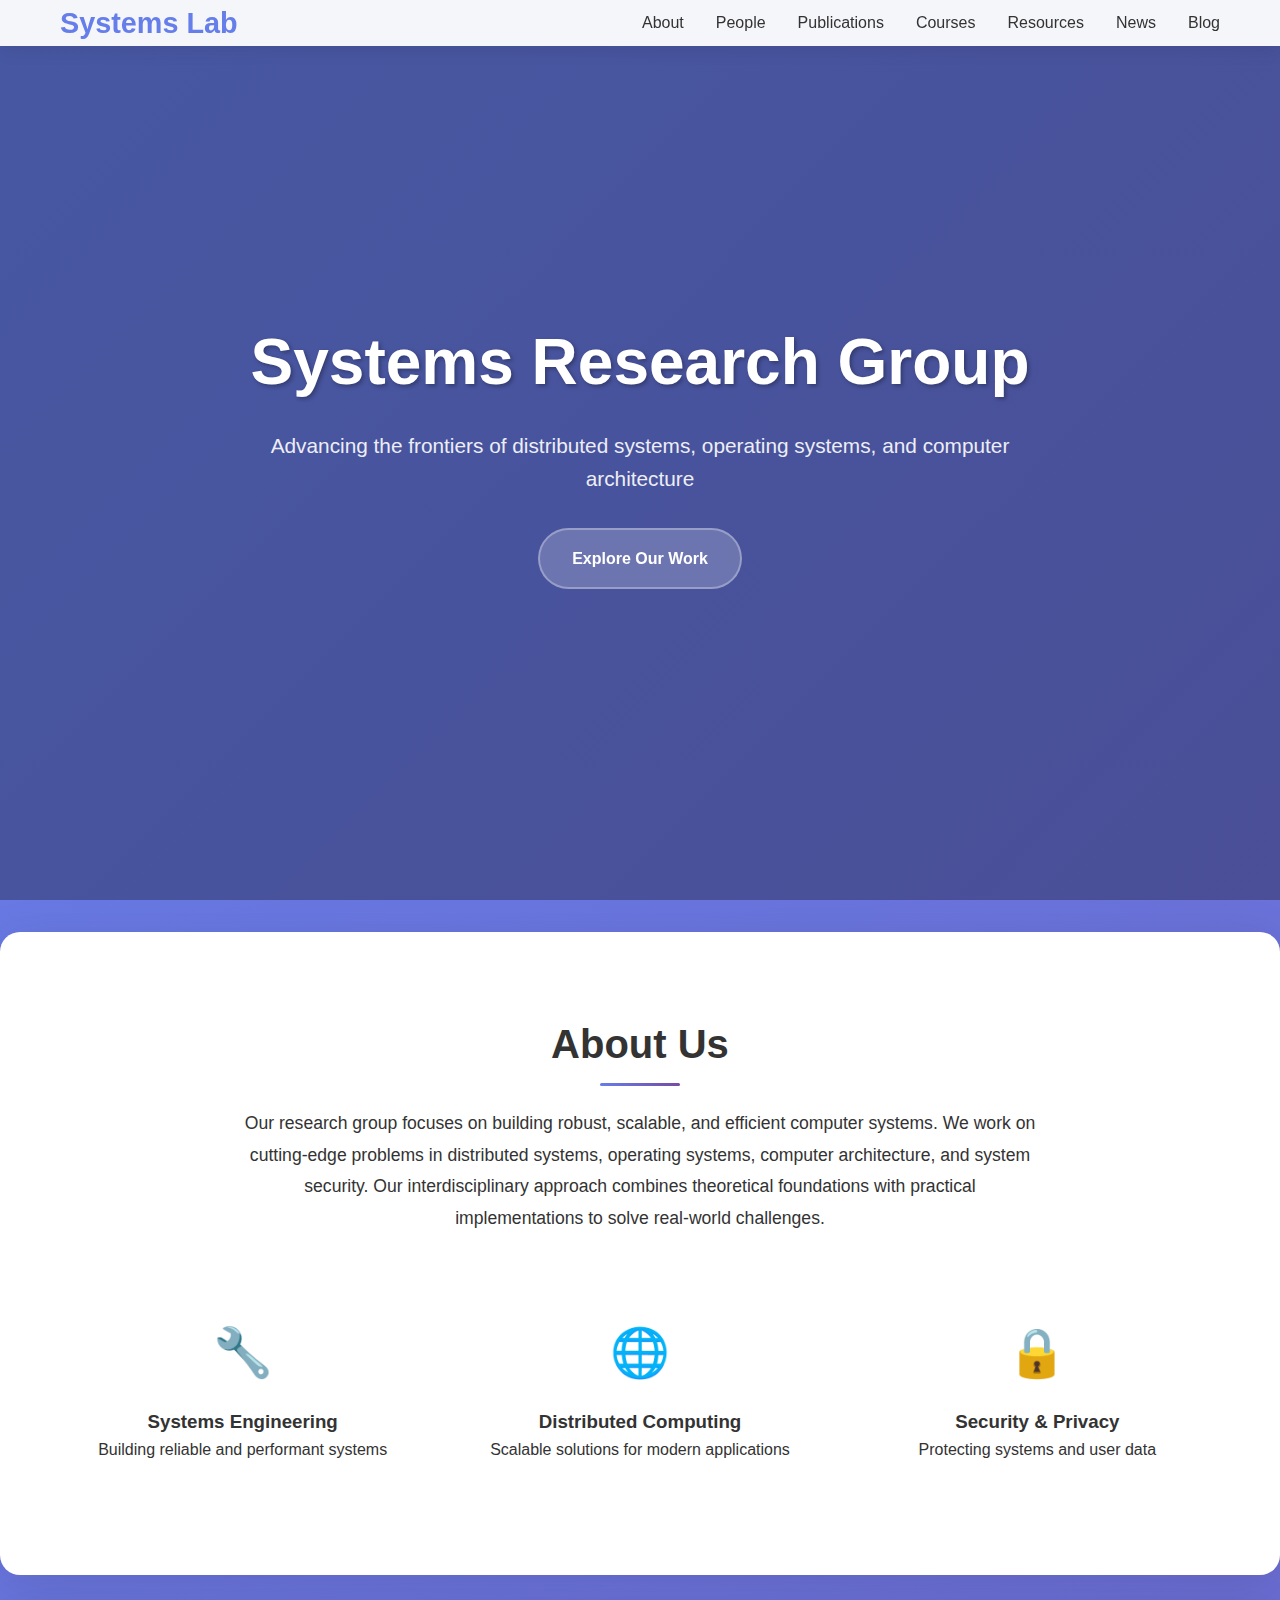
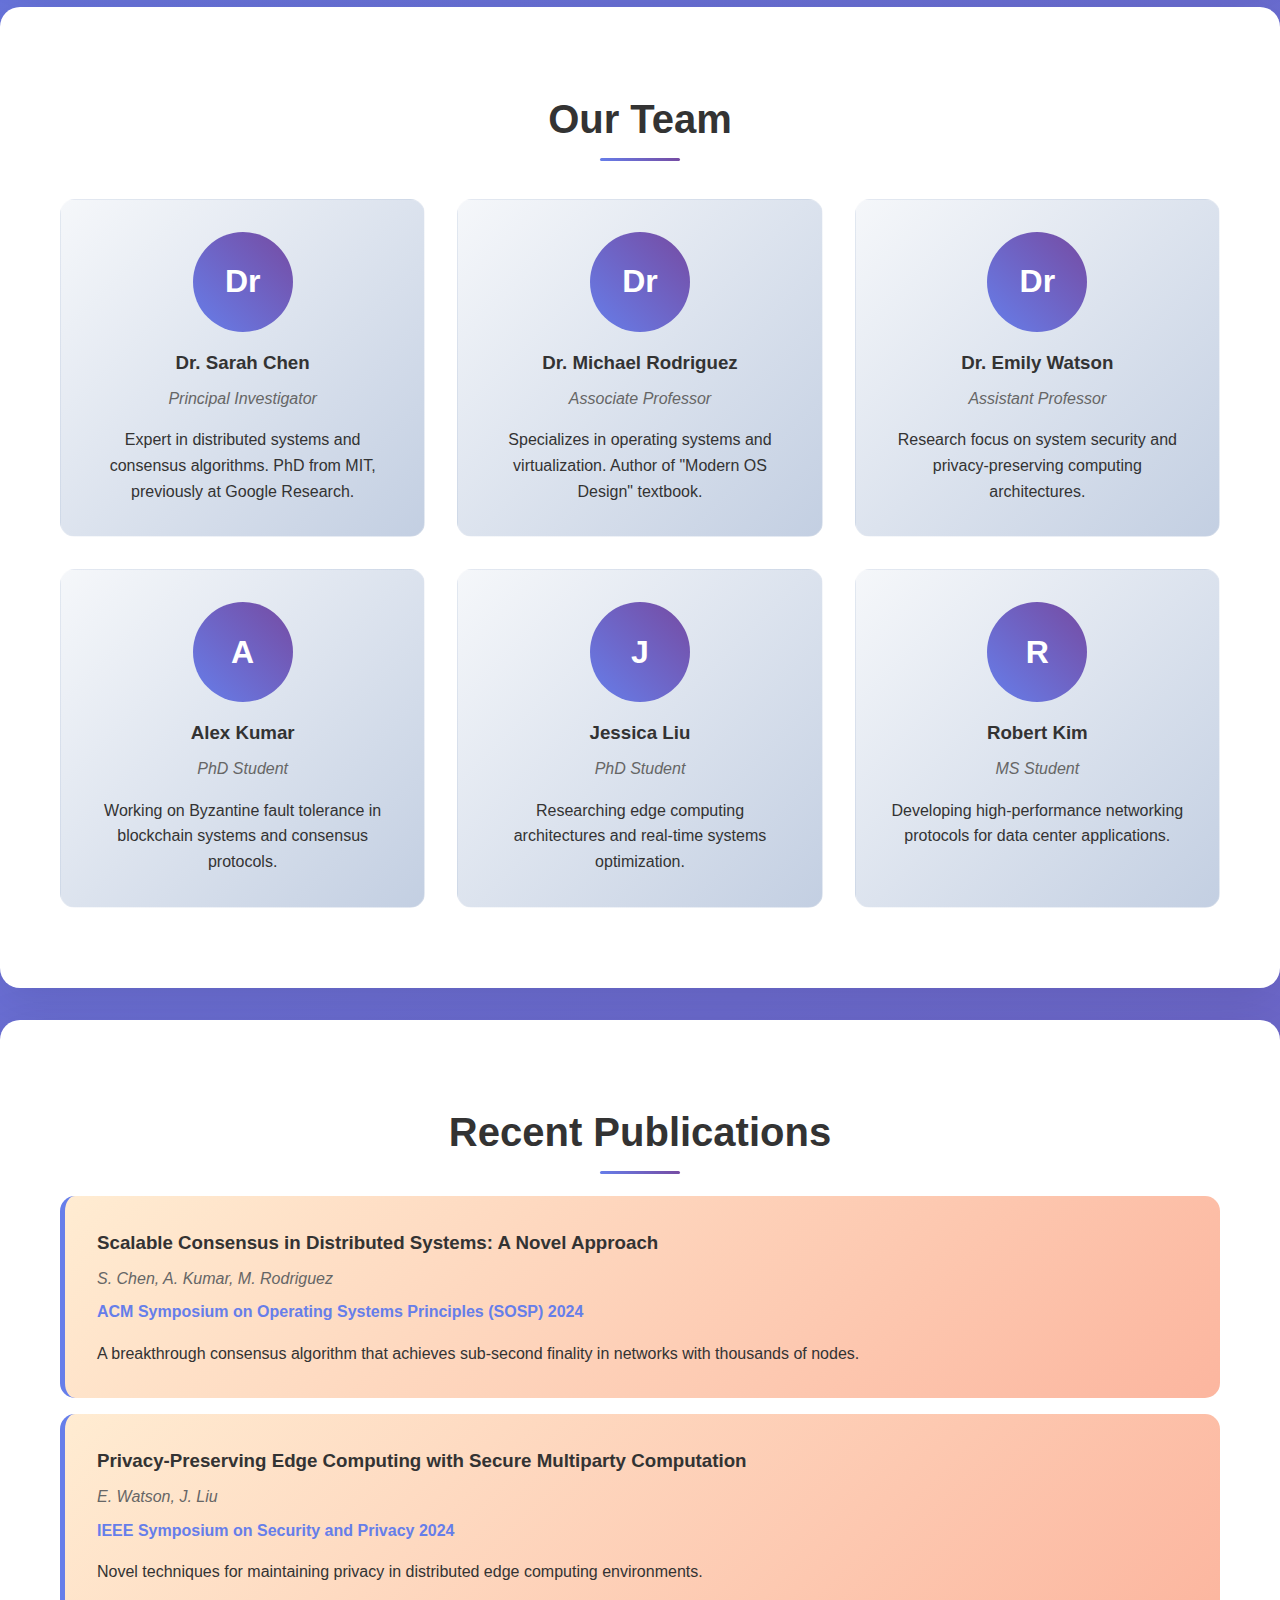
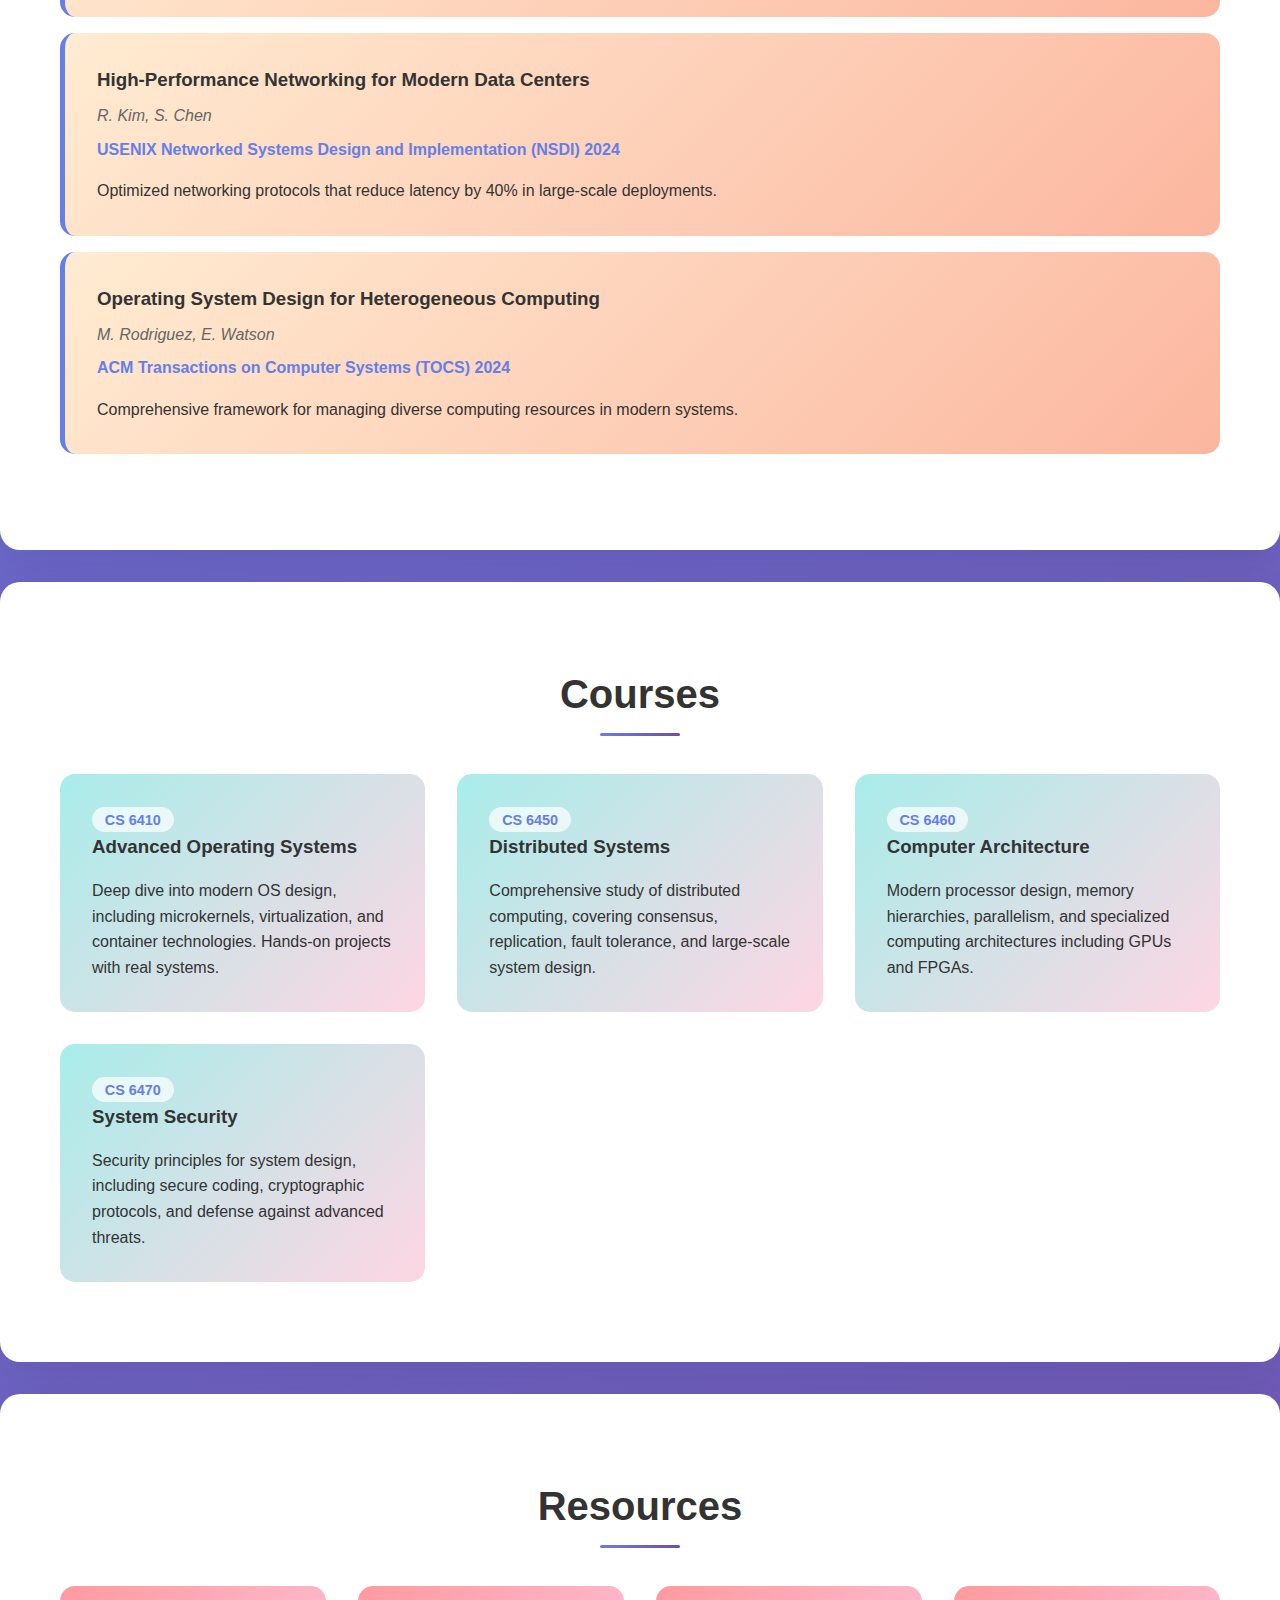
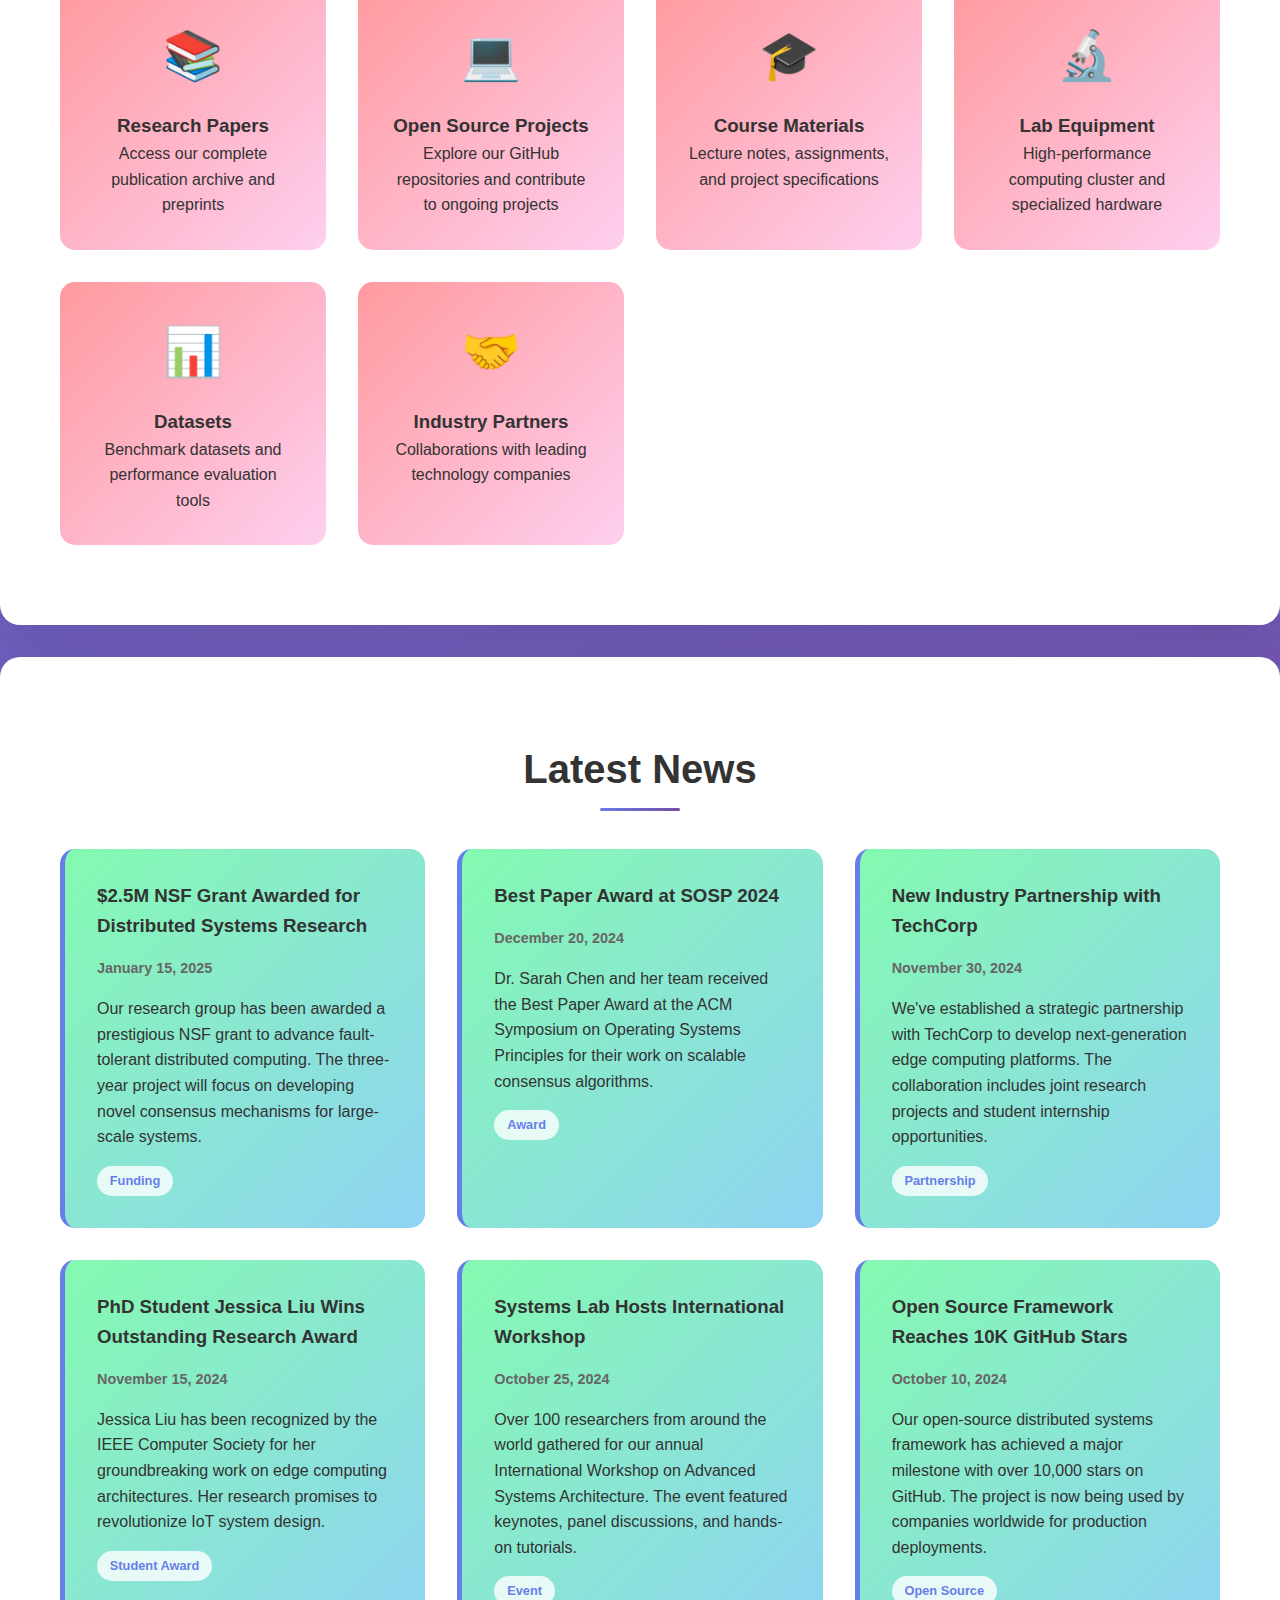
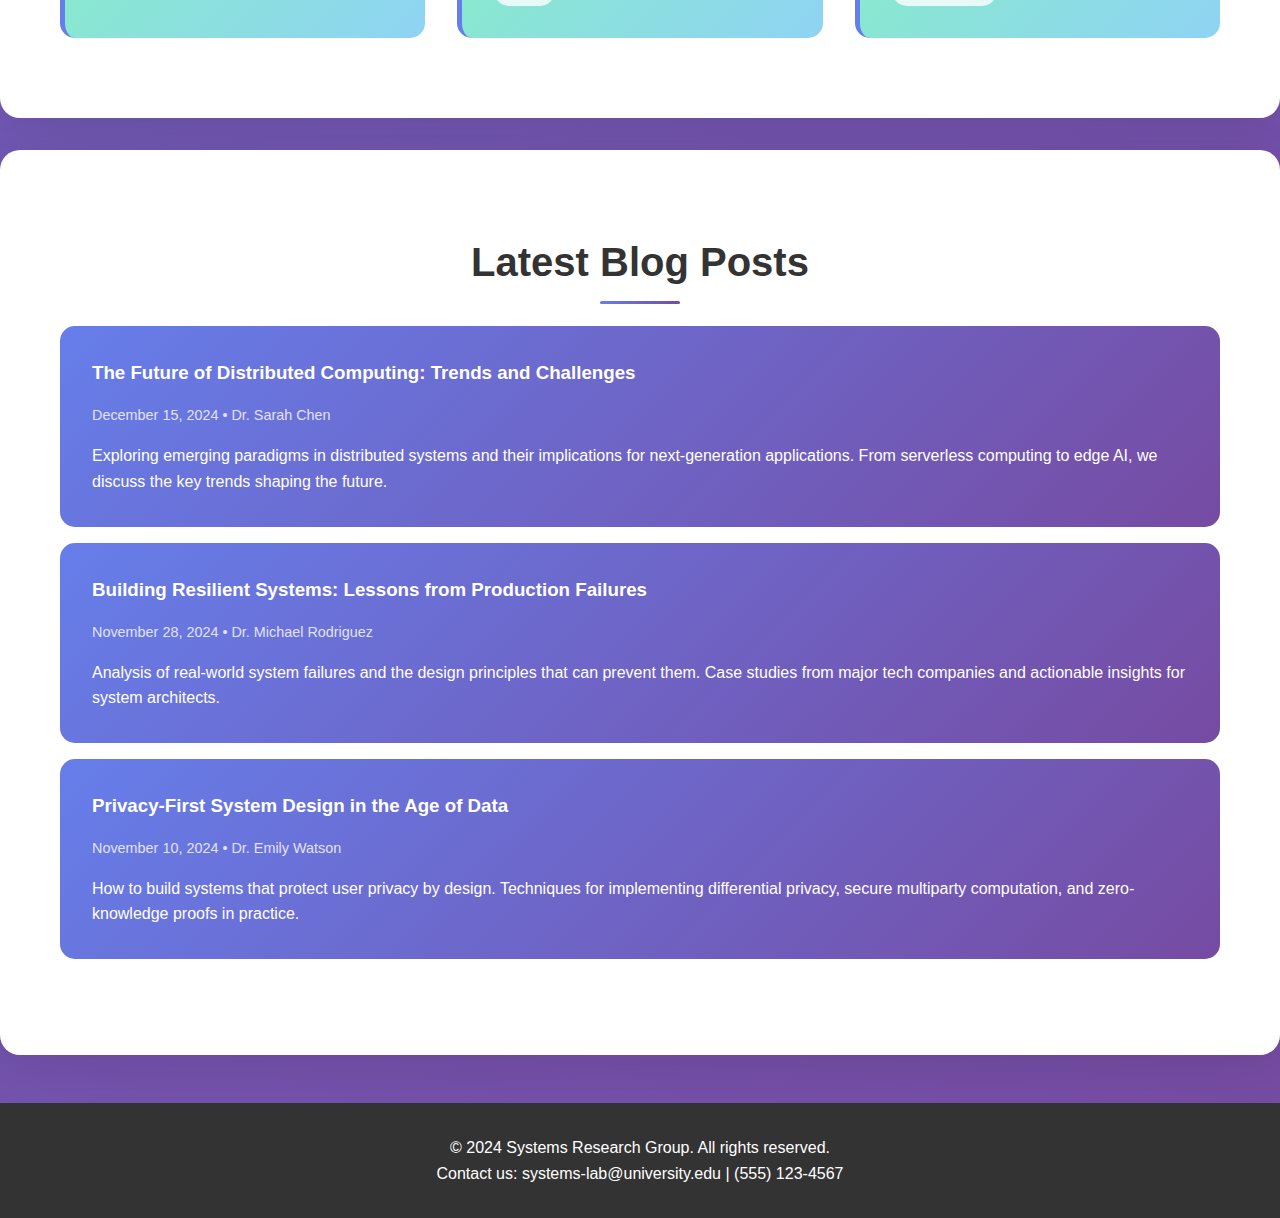
<file: systems_research_site_2.html>
<!DOCTYPE html>
<html lang="en">
<head>
    <meta charset="UTF-8">
    <meta name="viewport" content="width=device-width, initial-scale=1.0">
    <title>Systems Research Group</title>
    <style>
        * {
            margin: 0;
            padding: 0;
            box-sizing: border-box;
        }

        body {
            font-family: 'Inter', -apple-system, BlinkMacSystemFont, 'Segoe UI', Roboto, sans-serif;
            line-height: 1.6;
            color: #333;
            background: linear-gradient(135deg, #667eea 0%, #764ba2 100%);
            min-height: 100vh;
        }

        .container {
            max-width: 1200px;
            margin: 0 auto;
            padding: 0 20px;
        }

        /* Header */
        header {
            position: fixed;
            top: 0;
            width: 100%;
            background: rgba(255, 255, 255, 0.95);
            backdrop-filter: blur(10px);
            z-index: 1000;
            box-shadow: 0 2px 20px rgba(0, 0, 0, 0.1);
            transition: all 0.3s ease;
        }

        nav {
            display: flex;
            justify-content: space-between;
            align-items: center;
            padding: 1rem 0;
        }

        .logo {
            font-size: 1.8rem;
            font-weight: 700;
            color: #667eea;
            text-decoration: none;
            transition: color 0.3s ease;
        }

        .logo:hover {
            color: #764ba2;
        }

        .nav-links {
            display: flex;
            list-style: none;
            gap: 2rem;
        }

        .nav-links a {
            text-decoration: none;
            color: #333;
            font-weight: 500;
            transition: all 0.3s ease;
            position: relative;
        }

        .nav-links a:hover {
            color: #667eea;
        }

        .nav-links a::after {
            content: '';
            position: absolute;
            bottom: -5px;
            left: 0;
            width: 0;
            height: 2px;
            background: #667eea;
            transition: width 0.3s ease;
        }

        .nav-links a:hover::after {
            width: 100%;
        }

        /* Hero Section */
        .hero {
            height: 100vh;
            display: flex;
            align-items: center;
            justify-content: center;
            text-align: center;
            color: white;
            position: relative;
            overflow: hidden;
        }

        .hero::before {
            content: '';
            position: absolute;
            top: 0;
            left: 0;
            right: 0;
            bottom: 0;
            background: rgba(0, 0, 0, 0.3);
        }

        .hero-content {
            position: relative;
            z-index: 1;
            max-width: 800px;
            animation: fadeInUp 1s ease-out;
        }

        .hero h1 {
            font-size: 4rem;
            margin-bottom: 1rem;
            font-weight: 700;
            text-shadow: 2px 2px 4px rgba(0, 0, 0, 0.3);
        }

        .hero p {
            font-size: 1.3rem;
            margin-bottom: 2rem;
            opacity: 0.9;
        }

        .cta-button {
            display: inline-block;
            padding: 1rem 2rem;
            background: rgba(255, 255, 255, 0.2);
            color: white;
            text-decoration: none;
            border-radius: 50px;
            font-weight: 600;
            transition: all 0.3s ease;
            border: 2px solid rgba(255, 255, 255, 0.3);
            backdrop-filter: blur(10px);
        }

        .cta-button:hover {
            background: rgba(255, 255, 255, 0.3);
            transform: translateY(-2px);
            box-shadow: 0 10px 30px rgba(0, 0, 0, 0.2);
        }

        /* Sections */
        .section {
            padding: 5rem 0;
            background: white;
            margin: 2rem 0;
            border-radius: 20px;
            box-shadow: 0 10px 50px rgba(0, 0, 0, 0.1);
            transition: transform 0.3s ease;
        }

        .section:hover {
            transform: translateY(-5px);
        }

        .section h2 {
            font-size: 2.5rem;
            margin-bottom: 2rem;
            color: #333;
            text-align: center;
            position: relative;
        }

        .section h2::after {
            content: '';
            position: absolute;
            bottom: -10px;
            left: 50%;
            transform: translateX(-50%);
            width: 80px;
            height: 3px;
            background: linear-gradient(45deg, #667eea, #764ba2);
            border-radius: 2px;
        }

        /* People Grid */
        .people-grid {
            display: grid;
            grid-template-columns: repeat(auto-fit, minmax(280px, 1fr));
            gap: 2rem;
            margin-top: 3rem;
        }

        .person-card {
            background: linear-gradient(135deg, #f5f7fa 0%, #c3cfe2 100%);
            padding: 2rem;
            border-radius: 15px;
            text-align: center;
            transition: all 0.3s ease;
            border: 1px solid rgba(255, 255, 255, 0.2);
        }

        .person-card:hover {
            transform: translateY(-10px);
            box-shadow: 0 20px 40px rgba(0, 0, 0, 0.15);
        }

        .person-avatar {
            width: 100px;
            height: 100px;
            border-radius: 50%;
            margin: 0 auto 1rem;
            background: linear-gradient(45deg, #667eea, #764ba2);
            display: flex;
            align-items: center;
            justify-content: center;
            color: white;
            font-size: 2rem;
            font-weight: bold;
        }

        .person-card h3 {
            color: #333;
            margin-bottom: 0.5rem;
        }

        .person-card .role {
            color: #666;
            font-style: italic;
            margin-bottom: 1rem;
        }

        /* Publications */
        .publication-item {
            background: linear-gradient(135deg, #ffecd2 0%, #fcb69f 100%);
            padding: 2rem;
            margin: 1rem 0;
            border-radius: 15px;
            border-left: 5px solid #667eea;
            transition: all 0.3s ease;
        }

        .publication-item:hover {
            transform: translateX(10px);
            box-shadow: 0 10px 30px rgba(0, 0, 0, 0.1);
        }

        .publication-item h3 {
            color: #333;
            margin-bottom: 0.5rem;
        }

        .publication-item .authors {
            color: #666;
            font-style: italic;
            margin-bottom: 0.5rem;
        }

        .publication-item .venue {
            color: #667eea;
            font-weight: 600;
        }

        /* Courses */
        .course-grid {
            display: grid;
            grid-template-columns: repeat(auto-fit, minmax(300px, 1fr));
            gap: 2rem;
            margin-top: 3rem;
        }

        .course-card {
            background: linear-gradient(135deg, #a8edea 0%, #fed6e3 100%);
            padding: 2rem;
            border-radius: 15px;
            transition: all 0.3s ease;
        }

        .course-card:hover {
            transform: scale(1.05);
            box-shadow: 0 15px 35px rgba(0, 0, 0, 0.1);
        }

        .course-card h3 {
            color: #333;
            margin-bottom: 1rem;
        }

        .course-code {
            background: rgba(255, 255, 255, 0.7);
            padding: 0.3rem 0.8rem;
            border-radius: 20px;
            font-size: 0.9rem;
            color: #667eea;
            font-weight: 600;
        }

        /* Resources */
        .resource-grid {
            display: grid;
            grid-template-columns: repeat(auto-fit, minmax(250px, 1fr));
            gap: 2rem;
            margin-top: 3rem;
        }

        .resource-card {
            background: linear-gradient(135deg, #ff9a9e 0%, #fecfef 100%);
            padding: 2rem;
            border-radius: 15px;
            text-align: center;
            transition: all 0.3s ease;
            cursor: pointer;
            text-decoration: none;
            color: inherit;
            display: block;
        }

        .resource-card:hover {
            transform: translateY(-5px);
            box-shadow: 0 15px 35px rgba(0, 0, 0, 0.1);
            text-decoration: none;
            color: inherit;
        }

        .resource-icon {
            font-size: 3rem;
            margin-bottom: 1rem;
            color: #667eea;
        }

        /* News */
        .news-grid {
            display: grid;
            grid-template-columns: repeat(auto-fit, minmax(350px, 1fr));
            gap: 2rem;
            margin-top: 3rem;
        }

        .news-item {
            background: linear-gradient(135deg, #84fab0 0%, #8fd3f4 100%);
            padding: 2rem;
            border-radius: 15px;
            transition: all 0.3s ease;
            border-left: 5px solid #667eea;
        }

        .news-item:hover {
            transform: translateY(-5px);
            box-shadow: 0 15px 35px rgba(0, 0, 0, 0.1);
        }

        .news-item h3 {
            color: #333;
            margin-bottom: 1rem;
        }

        .news-meta {
            color: #666;
            font-size: 0.9rem;
            margin-bottom: 1rem;
            font-weight: 600;
        }

        .news-tag {
            background: rgba(255, 255, 255, 0.8);
            padding: 0.3rem 0.8rem;
            border-radius: 20px;
            font-size: 0.8rem;
            color: #667eea;
            font-weight: 600;
            display: inline-block;
            margin-top: 1rem;
        }

        /* Blog */
        .blog-post {
            background: linear-gradient(135deg, #667eea 0%, #764ba2 100%);
            color: white;
            padding: 2rem;
            margin: 1rem 0;
            border-radius: 15px;
            transition: all 0.3s ease;
        }

        .blog-post:hover {
            transform: translateY(-5px);
            box-shadow: 0 15px 35px rgba(0, 0, 0, 0.2);
        }

        .blog-post h3 {
            margin-bottom: 1rem;
        }

        .blog-meta {
            opacity: 0.8;
            font-size: 0.9rem;
            margin-bottom: 1rem;
        }

        /* Footer */
        footer {
            background: #333;
            color: white;
            text-align: center;
            padding: 2rem 0;
            margin-top: 3rem;
        }

        /* Animations */
        @keyframes fadeInUp {
            from {
                opacity: 0;
                transform: translateY(30px);
            }
            to {
                opacity: 1;
                transform: translateY(0);
            }
        }

        .fade-in {
            animation: fadeInUp 0.8s ease-out;
        }

        /* Responsive */
        @media (max-width: 768px) {
            .nav-links {
                gap: 1rem;
            }
            
            .hero h1 {
                font-size: 2.5rem;
            }
            
            .hero p {
                font-size: 1.1rem;
            }
            
            .section {
                margin: 1rem 0;
                padding: 3rem 0;
            }
        }
    </style>
</head>
<body>
    <!-- Header -->
    <header>
        <nav class="container">
            <a href="#" class="logo">Systems Lab</a>
            <ul class="nav-links">
                <li><a href="#about">About</a></li>
                <li><a href="#people">People</a></li>
                <li><a href="#publications">Publications</a></li>
                <li><a href="#courses">Courses</a></li>
                <li><a href="#resources">Resources</a></li>
                <li><a href="#news">News</a></li>
                <li><a href="#blog">Blog</a></li>
            </ul>
        </nav>
    </header>

    <!-- Hero Section -->
    <section class="hero">
        <div class="hero-content">
            <h1>Systems Research Group</h1>
            <p>Advancing the frontiers of distributed systems, operating systems, and computer architecture</p>
            <a href="#about" class="cta-button">Explore Our Work</a>
        </div>
    </section>

    <!-- About Section -->
    <section id="about" class="section">
        <div class="container">
            <h2>About Us</h2>
            <p style="font-size: 1.1rem; line-height: 1.8; text-align: center; max-width: 800px; margin: 0 auto;">
                Our research group focuses on building robust, scalable, and efficient computer systems. We work on cutting-edge problems in distributed systems, operating systems, computer architecture, and system security. Our interdisciplinary approach combines theoretical foundations with practical implementations to solve real-world challenges.
            </p>
            <div style="margin-top: 3rem; display: grid; grid-template-columns: repeat(auto-fit, minmax(250px, 1fr)); gap: 2rem;">
                <div style="text-align: center; padding: 2rem;">
                    <div style="font-size: 3rem; color: #667eea; margin-bottom: 1rem;">🔧</div>
                    <h3>Systems Engineering</h3>
                    <p>Building reliable and performant systems</p>
                </div>
                <div style="text-align: center; padding: 2rem;">
                    <div style="font-size: 3rem; color: #667eea; margin-bottom: 1rem;">🌐</div>
                    <h3>Distributed Computing</h3>
                    <p>Scalable solutions for modern applications</p>
                </div>
                <div style="text-align: center; padding: 2rem;">
                    <div style="font-size: 3rem; color: #667eea; margin-bottom: 1rem;">🔒</div>
                    <h3>Security & Privacy</h3>
                    <p>Protecting systems and user data</p>
                </div>
            </div>
        </div>
    </section>

    <!-- People Section -->
    <section id="people" class="section">
        <div class="container">
            <h2>Our Team</h2>
            <div class="people-grid">
                <div class="person-card">
                    <div class="person-avatar">Dr</div>
                    <h3>Dr. Sarah Chen</h3>
                    <p class="role">Principal Investigator</p>
                    <p>Expert in distributed systems and consensus algorithms. PhD from MIT, previously at Google Research.</p>
                </div>
                <div class="person-card">
                    <div class="person-avatar">Dr</div>
                    <h3>Dr. Michael Rodriguez</h3>
                    <p class="role">Associate Professor</p>
                    <p>Specializes in operating systems and virtualization. Author of "Modern OS Design" textbook.</p>
                </div>
                <div class="person-card">
                    <div class="person-avatar">Dr</div>
                    <h3>Dr. Emily Watson</h3>
                    <p class="role">Assistant Professor</p>
                    <p>Research focus on system security and privacy-preserving computing architectures.</p>
                </div>
                <div class="person-card">
                    <div class="person-avatar">A</div>
                    <h3>Alex Kumar</h3>
                    <p class="role">PhD Student</p>
                    <p>Working on Byzantine fault tolerance in blockchain systems and consensus protocols.</p>
                </div>
                <div class="person-card">
                    <div class="person-avatar">J</div>
                    <h3>Jessica Liu</h3>
                    <p class="role">PhD Student</p>
                    <p>Researching edge computing architectures and real-time systems optimization.</p>
                </div>
                <div class="person-card">
                    <div class="person-avatar">R</div>
                    <h3>Robert Kim</h3>
                    <p class="role">MS Student</p>
                    <p>Developing high-performance networking protocols for data center applications.</p>
                </div>
            </div>
        </div>
    </section>

    <!-- Publications Section -->
    <section id="publications" class="section">
        <div class="container">
            <h2>Recent Publications</h2>
            <div class="publication-item">
                <h3>Scalable Consensus in Distributed Systems: A Novel Approach</h3>
                <p class="authors">S. Chen, A. Kumar, M. Rodriguez</p>
                <p class="venue">ACM Symposium on Operating Systems Principles (SOSP) 2024</p>
                <p style="margin-top: 1rem;">A breakthrough consensus algorithm that achieves sub-second finality in networks with thousands of nodes.</p>
            </div>
            <div class="publication-item">
                <h3>Privacy-Preserving Edge Computing with Secure Multiparty Computation</h3>
                <p class="authors">E. Watson, J. Liu</p>
                <p class="venue">IEEE Symposium on Security and Privacy 2024</p>
                <p style="margin-top: 1rem;">Novel techniques for maintaining privacy in distributed edge computing environments.</p>
            </div>
            <div class="publication-item">
                <h3>High-Performance Networking for Modern Data Centers</h3>
                <p class="authors">R. Kim, S. Chen</p>
                <p class="venue">USENIX Networked Systems Design and Implementation (NSDI) 2024</p>
                <p style="margin-top: 1rem;">Optimized networking protocols that reduce latency by 40% in large-scale deployments.</p>
            </div>
            <div class="publication-item">
                <h3>Operating System Design for Heterogeneous Computing</h3>
                <p class="authors">M. Rodriguez, E. Watson</p>
                <p class="venue">ACM Transactions on Computer Systems (TOCS) 2024</p>
                <p style="margin-top: 1rem;">Comprehensive framework for managing diverse computing resources in modern systems.</p>
            </div>
        </div>
    </section>

    <!-- Courses Section -->
    <section id="courses" class="section">
        <div class="container">
            <h2>Courses</h2>
            <div class="course-grid">
                <div class="course-card">
                    <span class="course-code">CS 6410</span>
                    <h3>Advanced Operating Systems</h3>
                    <p>Deep dive into modern OS design, including microkernels, virtualization, and container technologies. Hands-on projects with real systems.</p>
                </div>
                <div class="course-card">
                    <span class="course-code">CS 6450</span>
                    <h3>Distributed Systems</h3>
                    <p>Comprehensive study of distributed computing, covering consensus, replication, fault tolerance, and large-scale system design.</p>
                </div>
                <div class="course-card">
                    <span class="course-code">CS 6460</span>
                    <h3>Computer Architecture</h3>
                    <p>Modern processor design, memory hierarchies, parallelism, and specialized computing architectures including GPUs and FPGAs.</p>
                </div>
                <div class="course-card">
                    <span class="course-code">CS 6470</span>
                    <h3>System Security</h3>
                    <p>Security principles for system design, including secure coding, cryptographic protocols, and defense against advanced threats.</p>
                </div>
            </div>
        </div>
    </section>

    <!-- Resources Section -->
    <section id="resources" class="section">
        <div class="container">
            <h2>Resources</h2>
            <div class="resource-grid">
                <a href="https://scholar.google.com/citations?user=EXAMPLE" target="_blank" class="resource-card">
                    <div class="resource-icon">📚</div>
                    <h3>Research Papers</h3>
                    <p>Access our complete publication archive and preprints</p>
                </a>
                <a href="https://github.com/systems-research-group" target="_blank" class="resource-card">
                    <div class="resource-icon">💻</div>
                    <h3>Open Source Projects</h3>
                    <p>Explore our GitHub repositories and contribute to ongoing projects</p>
                </a>
                <a href="https://drive.google.com/drive/folders/course-materials" target="_blank" class="resource-card">
                    <div class="resource-icon">🎓</div>
                    <h3>Course Materials</h3>
                    <p>Lecture notes, assignments, and project specifications</p>
                </a>
                <a href="https://hpc.university.edu/systems-lab" target="_blank" class="resource-card">
                    <div class="resource-icon">🔬</div>
                    <h3>Lab Equipment</h3>
                    <p>High-performance computing cluster and specialized hardware</p>
                </a>
                <a href="https://datasets.systems-lab.org" target="_blank" class="resource-card">
                    <div class="resource-icon">📊</div>
                    <h3>Datasets</h3>
                    <p>Benchmark datasets and performance evaluation tools</p>
                </a>
                <a href="https://industry.systems-lab.org/partners" target="_blank" class="resource-card">
                    <div class="resource-icon">🤝</div>
                    <h3>Industry Partners</h3>
                    <p>Collaborations with leading technology companies</p>
                </a>
            </div>
        </div>
    </section>

    <!-- News Section -->
    <section id="news" class="section">
        <div class="container">
            <h2>Latest News</h2>
            <div class="news-grid">
                <div class="news-item">
                    <h3>$2.5M NSF Grant Awarded for Distributed Systems Research</h3>
                    <p class="news-meta">January 15, 2025</p>
                    <p>Our research group has been awarded a prestigious NSF grant to advance fault-tolerant distributed computing. The three-year project will focus on developing novel consensus mechanisms for large-scale systems.</p>
                    <span class="news-tag">Funding</span>
                </div>
                <div class="news-item">
                    <h3>Best Paper Award at SOSP 2024</h3>
                    <p class="news-meta">December 20, 2024</p>
                    <p>Dr. Sarah Chen and her team received the Best Paper Award at the ACM Symposium on Operating Systems Principles for their work on scalable consensus algorithms.</p>
                    <span class="news-tag">Award</span>
                </div>
                <div class="news-item">
                    <h3>New Industry Partnership with TechCorp</h3>
                    <p class="news-meta">November 30, 2024</p>
                    <p>We've established a strategic partnership with TechCorp to develop next-generation edge computing platforms. The collaboration includes joint research projects and student internship opportunities.</p>
                    <span class="news-tag">Partnership</span>
                </div>
                <div class="news-item">
                    <h3>PhD Student Jessica Liu Wins Outstanding Research Award</h3>
                    <p class="news-meta">November 15, 2024</p>
                    <p>Jessica Liu has been recognized by the IEEE Computer Society for her groundbreaking work on edge computing architectures. Her research promises to revolutionize IoT system design.</p>
                    <span class="news-tag">Student Award</span>
                </div>
                <div class="news-item">
                    <h3>Systems Lab Hosts International Workshop</h3>
                    <p class="news-meta">October 25, 2024</p>
                    <p>Over 100 researchers from around the world gathered for our annual International Workshop on Advanced Systems Architecture. The event featured keynotes, panel discussions, and hands-on tutorials.</p>
                    <span class="news-tag">Event</span>
                </div>
                <div class="news-item">
                    <h3>Open Source Framework Reaches 10K GitHub Stars</h3>
                    <p class="news-meta">October 10, 2024</p>
                    <p>Our open-source distributed systems framework has achieved a major milestone with over 10,000 stars on GitHub. The project is now being used by companies worldwide for production deployments.</p>
                    <span class="news-tag">Open Source</span>
                </div>
            </div>
        </div>
    </section>

    <!-- Blog Section -->
    <section id="blog" class="section">
        <div class="container">
            <h2>Latest Blog Posts</h2>
            <div class="blog-post">
                <h3>The Future of Distributed Computing: Trends and Challenges</h3>
                <p class="blog-meta">December 15, 2024 • Dr. Sarah Chen</p>
                <p>Exploring emerging paradigms in distributed systems and their implications for next-generation applications. From serverless computing to edge AI, we discuss the key trends shaping the future.</p>
            </div>
            <div class="blog-post">
                <h3>Building Resilient Systems: Lessons from Production Failures</h3>
                <p class="blog-meta">November 28, 2024 • Dr. Michael Rodriguez</p>
                <p>Analysis of real-world system failures and the design principles that can prevent them. Case studies from major tech companies and actionable insights for system architects.</p>
            </div>
            <div class="blog-post">
                <h3>Privacy-First System Design in the Age of Data</h3>
                <p class="blog-meta">November 10, 2024 • Dr. Emily Watson</p>
                <p>How to build systems that protect user privacy by design. Techniques for implementing differential privacy, secure multiparty computation, and zero-knowledge proofs in practice.</p>
            </div>
        </div>
    </section>

    <!-- Footer -->
    <footer>
        <div class="container">
            <p>&copy; 2024 Systems Research Group. All rights reserved.</p>
            <p>Contact us: systems-lab@university.edu | (555) 123-4567</p>
        </div>
    </footer>

    <script>
        // Smooth scrolling for navigation links
        document.querySelectorAll('a[href^="#"]').forEach(anchor => {
            anchor.addEventListener('click', function (e) {
                e.preventDefault();
                const target = document.querySelector(this.getAttribute('href'));
                if (target) {
                    target.scrollIntoView({
                        behavior: 'smooth',
                        block: 'start'
                    });
                }
            });
        });

        // Header background change on scroll
        window.addEventListener('scroll', function() {
            const header = document.querySelector('header');
            if (window.scrollY > 100) {
                header.style.background = 'rgba(255, 255, 255, 0.98)';
            } else {
                header.style.background = 'rgba(255, 255, 255, 0.95)';
            }
        });

        // Intersection Observer for animations
        const observerOptions = {
            threshold: 0.1,
            rootMargin: '0px 0px -50px 0px'
        };

        const observer = new IntersectionObserver((entries) => {
            entries.forEach(entry => {
                if (entry.isIntersecting) {
                    entry.target.classList.add('fade-in');
                }
            });
        }, observerOptions);

        // Observe all sections
        document.querySelectorAll('.section').forEach(section => {
            observer.observe(section);
        });

        // Add hover effects for cards
        document.querySelectorAll('.person-card, .course-card, .resource-card').forEach(card => {
            card.addEventListener('mouseenter', function() {
                this.style.transform = 'translateY(-10px) scale(1.02)';
            });
            
            card.addEventListener('mouseleave', function() {
                this.style.transform = 'translateY(0) scale(1)';
            });
        });
    </script>
</body>
</html>
</file>
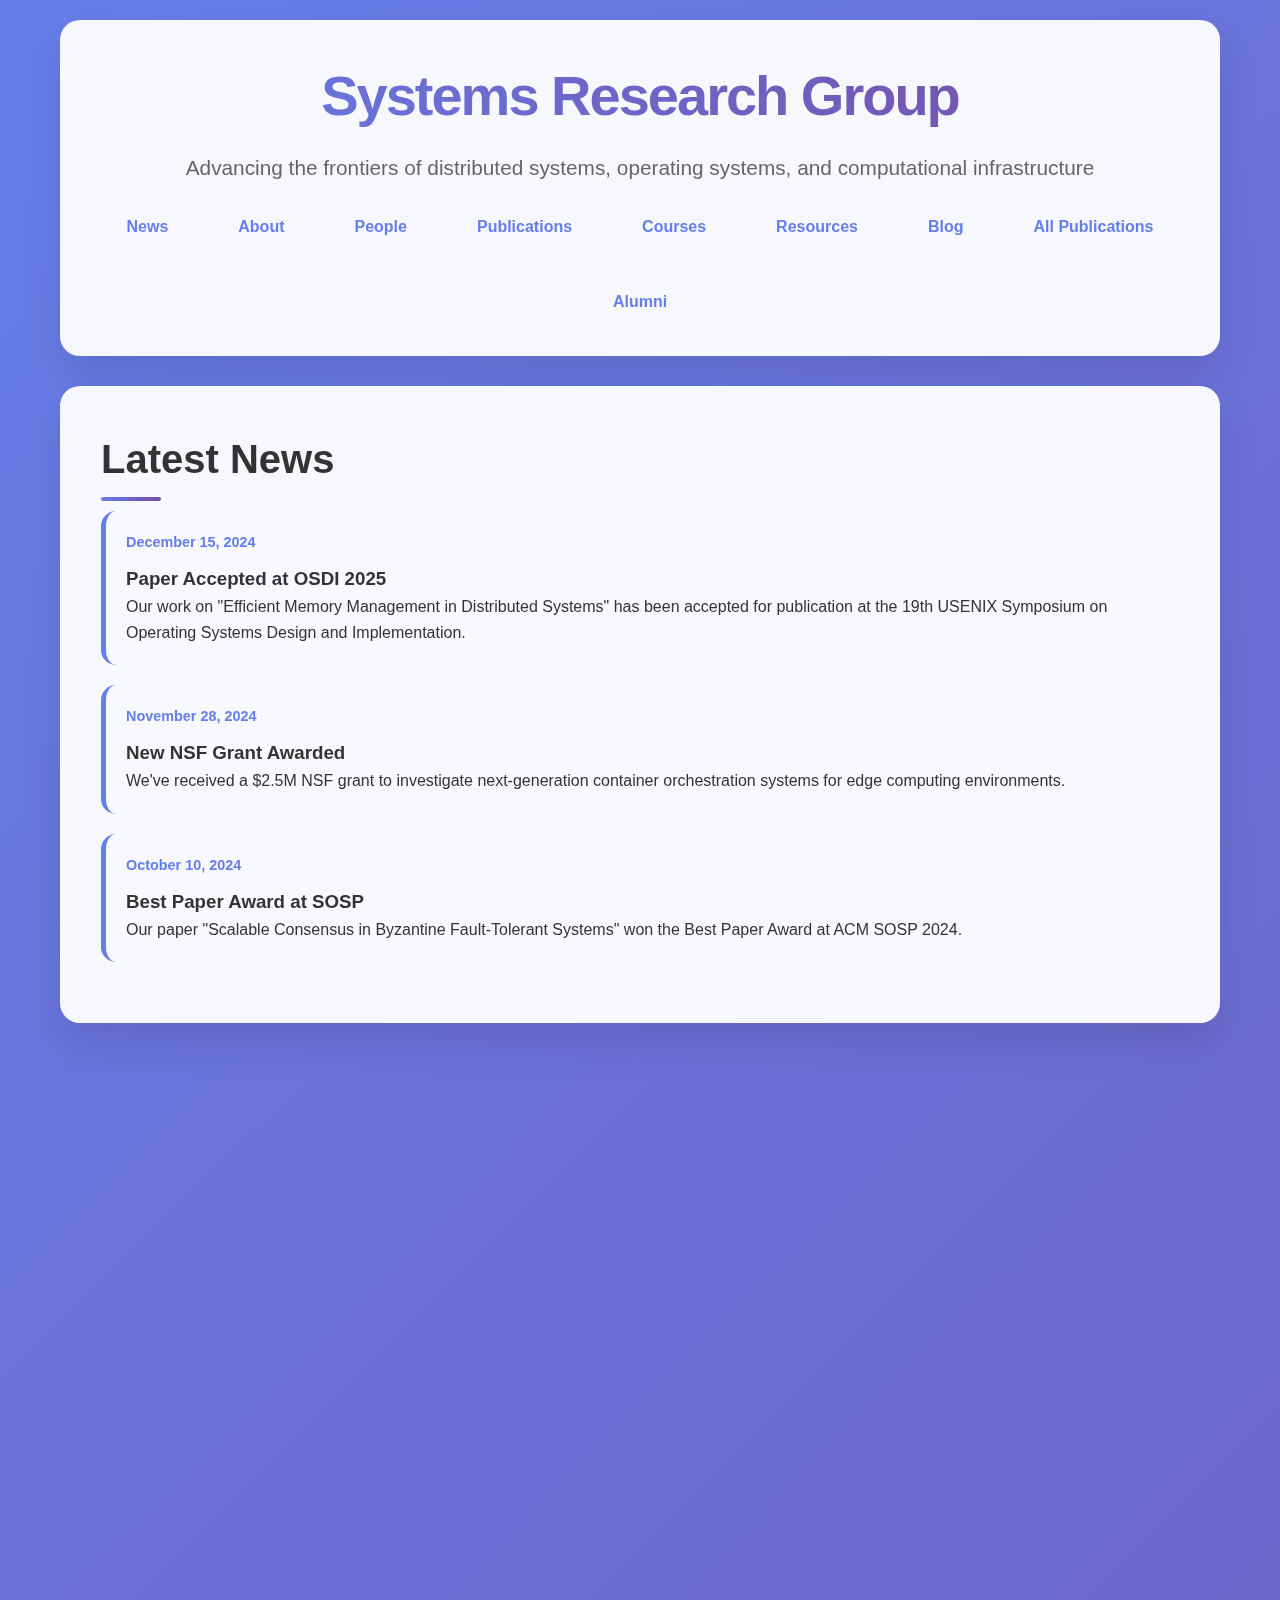
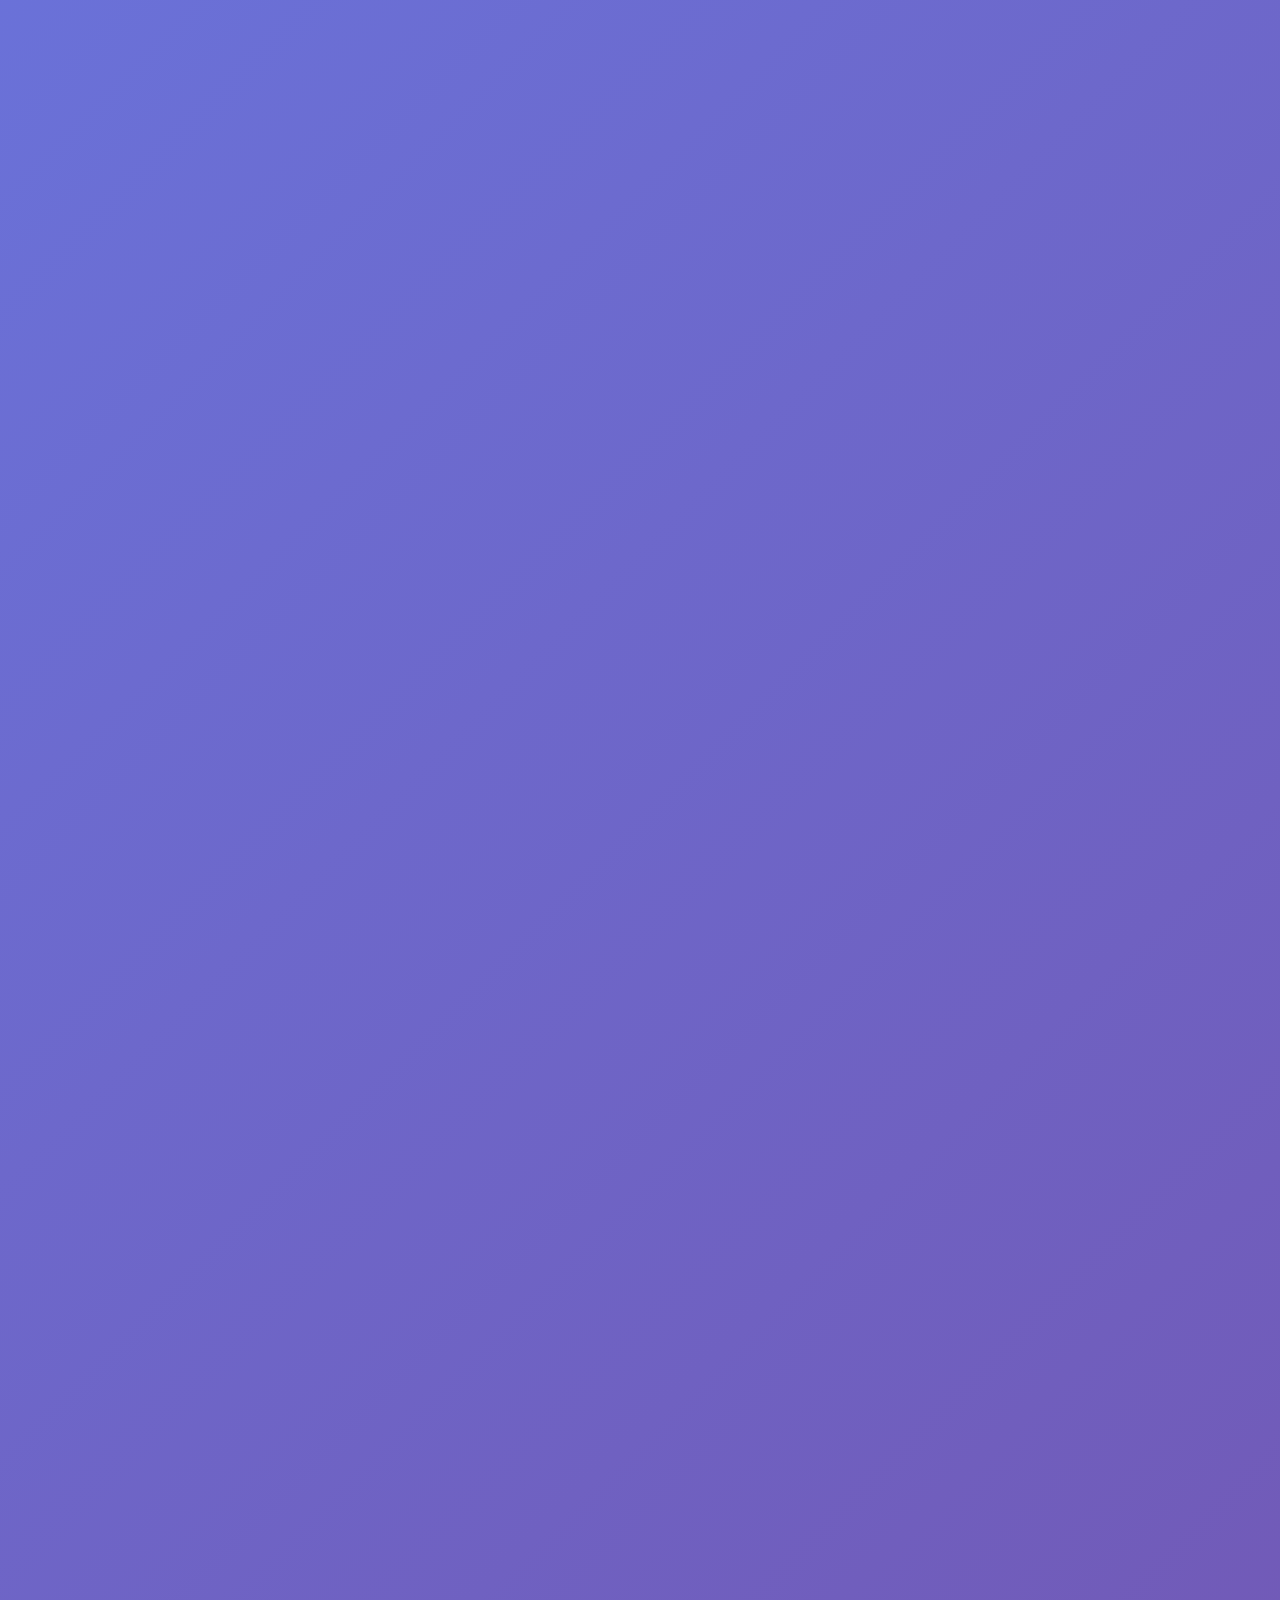
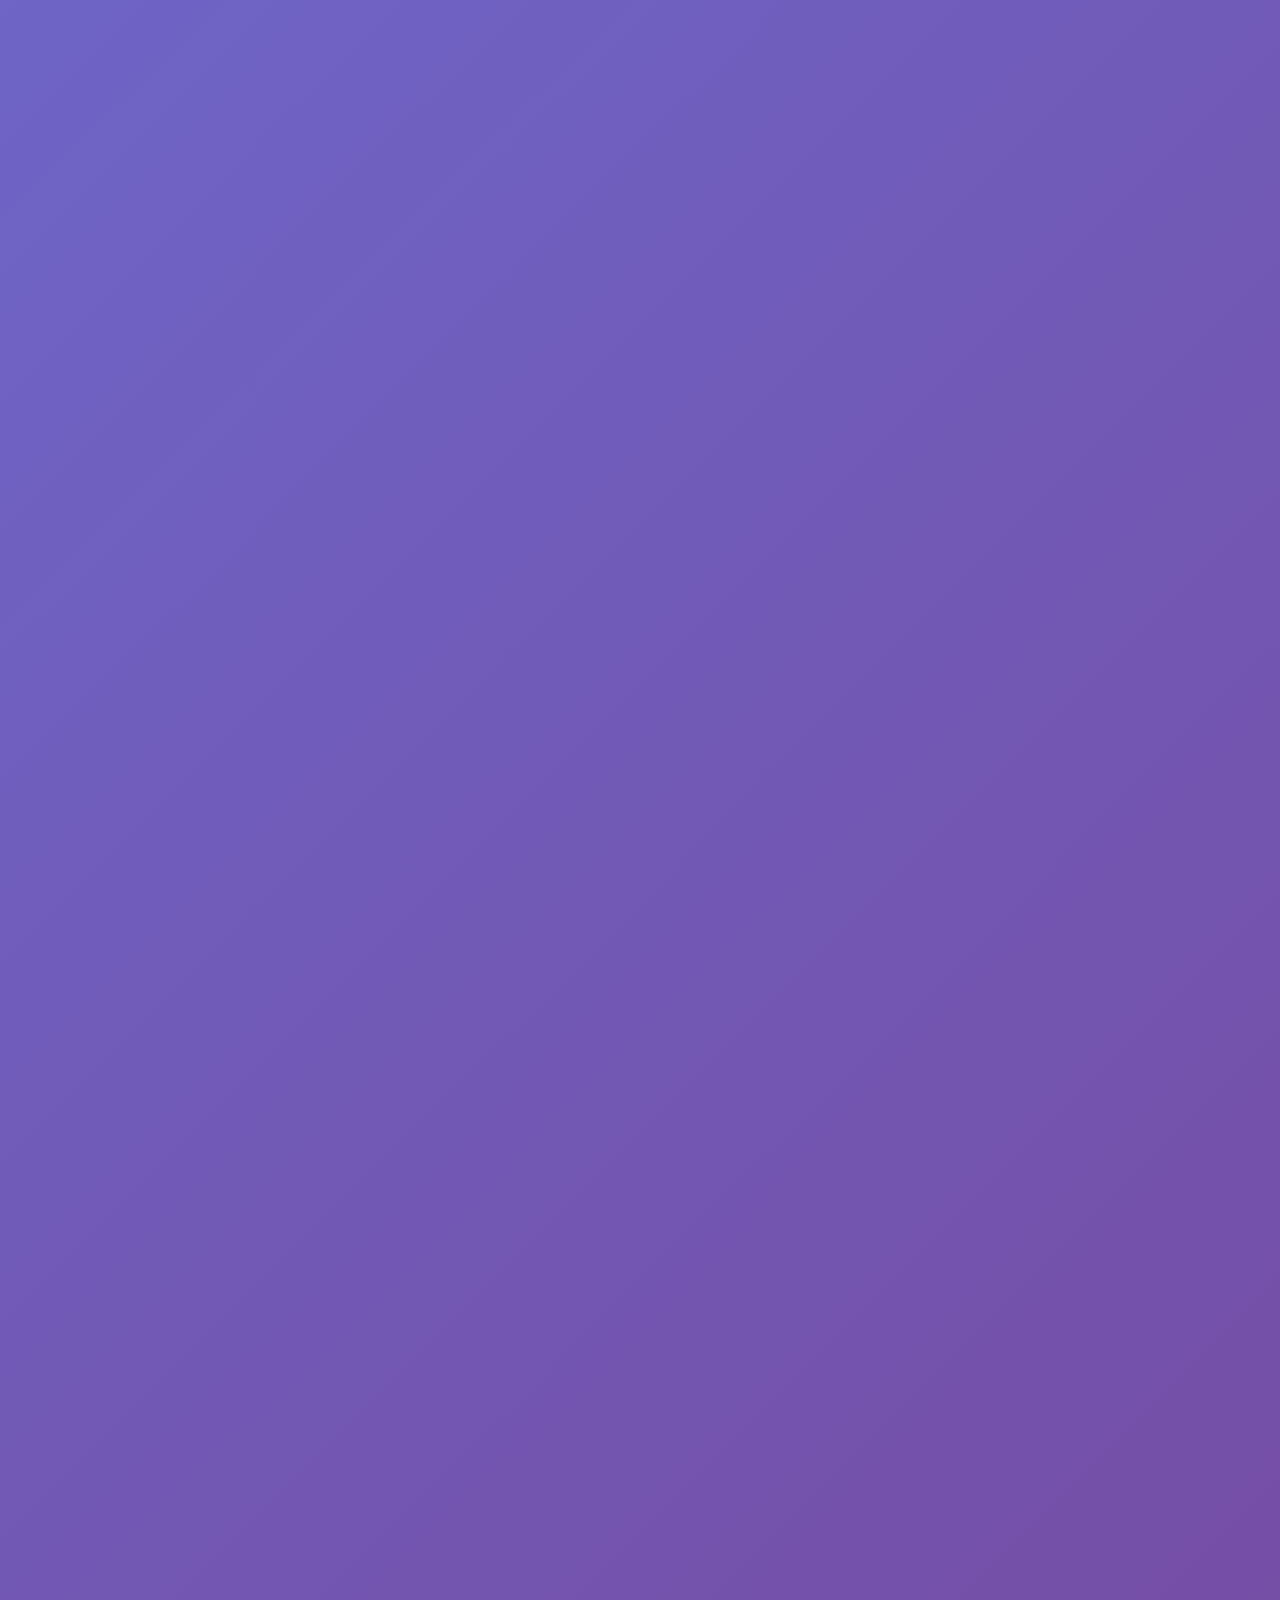
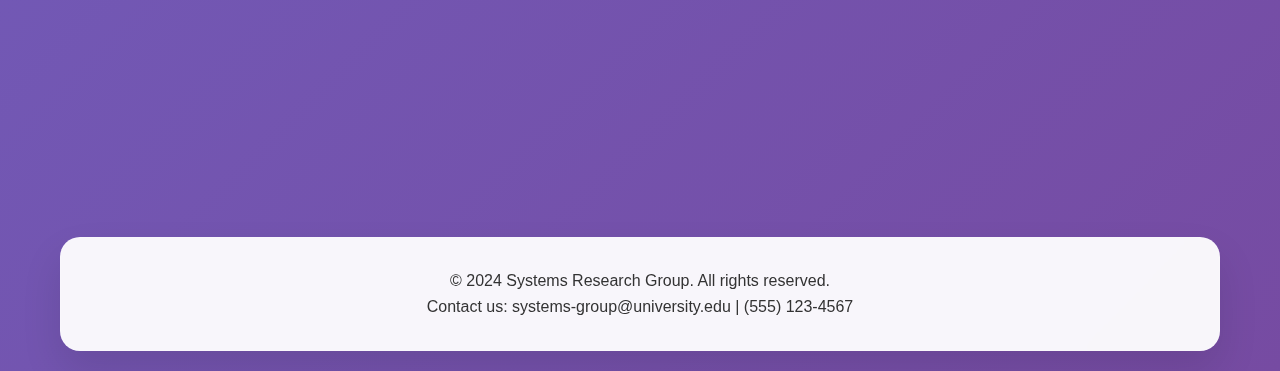
<file: systems_research_site_3.html>
<!DOCTYPE html>
<html lang="en">
<head>
    <meta charset="UTF-8">
    <meta name="viewport" content="width=device-width, initial-scale=1.0">
    <title>Systems Research Group</title>
    <style>
        * {
            margin: 0;
            padding: 0;
            box-sizing: border-box;
        }

        body {
            font-family: 'Segoe UI', Tahoma, Geneva, Verdana, sans-serif;
            line-height: 1.6;
            color: #333;
            background: linear-gradient(135deg, #667eea 0%, #764ba2 100%);
            min-height: 100vh;
        }

        .container {
            max-width: 1200px;
            margin: 0 auto;
            padding: 20px;
        }

        header {
            background: rgba(255, 255, 255, 0.95);
            backdrop-filter: blur(10px);
            border-radius: 20px;
            margin-bottom: 30px;
            padding: 30px;
            box-shadow: 0 20px 40px rgba(0, 0, 0, 0.1);
            text-align: center;
            border: 1px solid rgba(255, 255, 255, 0.2);
        }

        h1 {
            font-size: 3.5rem;
            font-weight: 700;
            background: linear-gradient(45deg, #667eea, #764ba2);
            -webkit-background-clip: text;
            -webkit-text-fill-color: transparent;
            background-clip: text;
            margin-bottom: 10px;
            letter-spacing: -2px;
        }

        .subtitle {
            font-size: 1.3rem;
            color: #666;
            font-weight: 300;
            margin-bottom: 20px;
        }

        nav {
            display: flex;
            justify-content: center;
            gap: 30px;
            flex-wrap: wrap;
            margin-top: 20px;
        }

        nav a {
            color: #667eea;
            text-decoration: none;
            font-weight: 600;
            padding: 10px 20px;
            border-radius: 25px;
            transition: all 0.3s ease;
            position: relative;
            overflow: hidden;
        }

        nav a::before {
            content: '';
            position: absolute;
            top: 0;
            left: -100%;
            width: 100%;
            height: 100%;
            background: linear-gradient(45deg, #667eea, #764ba2);
            transition: left 0.3s ease;
            z-index: -1;
        }

        nav a:hover::before {
            left: 0;
        }

        nav a:hover {
            color: white;
            transform: translateY(-2px);
        }

        .section {
            background: rgba(255, 255, 255, 0.95);
            backdrop-filter: blur(10px);
            border-radius: 20px;
            margin-bottom: 30px;
            padding: 40px;
            box-shadow: 0 20px 40px rgba(0, 0, 0, 0.1);
            border: 1px solid rgba(255, 255, 255, 0.2);
            transition: transform 0.3s ease;
        }

        .section:hover {
            transform: translateY(-5px);
        }

        .section h2 {
            font-size: 2.5rem;
            margin-bottom: 20px;
            color: #333;
            position: relative;
            display: inline-block;
        }

        .section h2::after {
            content: '';
            position: absolute;
            bottom: -10px;
            left: 0;
            width: 60px;
            height: 4px;
            background: linear-gradient(45deg, #667eea, #764ba2);
            border-radius: 2px;
        }

        .news-item {
            background: #f8f9ff;
            border-radius: 15px;
            padding: 20px;
            margin-bottom: 20px;
            border-left: 5px solid #667eea;
            transition: all 0.3s ease;
        }

        .news-item:hover {
            transform: translateX(10px);
            box-shadow: 0 10px 30px rgba(102, 126, 234, 0.2);
        }

        .news-date {
            color: #667eea;
            font-weight: 600;
            font-size: 0.9rem;
            margin-bottom: 10px;
        }

        .person-card {
            background: #f8f9ff;
            border-radius: 15px;
            padding: 25px;
            margin-bottom: 20px;
            display: flex;
            align-items: center;
            gap: 20px;
            transition: all 0.3s ease;
        }

        .person-card:hover {
            transform: scale(1.02);
            box-shadow: 0 15px 35px rgba(102, 126, 234, 0.2);
        }

        .person-avatar {
            width: 80px;
            height: 80px;
            border-radius: 50%;
            background: linear-gradient(45deg, #667eea, #764ba2);
            display: flex;
            align-items: center;
            justify-content: center;
            color: white;
            font-size: 1.8rem;
            font-weight: bold;
            flex-shrink: 0;
        }

        .person-info h3 {
            color: #333;
            margin-bottom: 5px;
            font-size: 1.3rem;
        }

        .person-role {
            color: #667eea;
            font-weight: 600;
            margin-bottom: 10px;
        }

        .publication-item {
            background: #f8f9ff;
            border-radius: 15px;
            padding: 25px;
            margin-bottom: 20px;
            border-left: 5px solid #764ba2;
            transition: all 0.3s ease;
        }

        .publication-item:hover {
            transform: translateX(10px);
            box-shadow: 0 10px 30px rgba(118, 75, 162, 0.2);
        }

        .pub-title {
            font-size: 1.2rem;
            font-weight: 600;
            color: #333;
            margin-bottom: 10px;
        }

        .pub-authors {
            color: #667eea;
            margin-bottom: 10px;
        }

        .pub-venue {
            color: #666;
            font-style: italic;
            margin-bottom: 10px;
        }

        .course-item {
            background: #f8f9ff;
            border-radius: 15px;
            padding: 25px;
            margin-bottom: 20px;
            transition: all 0.3s ease;
        }

        .course-item:hover {
            transform: translateY(-5px);
            box-shadow: 0 15px 35px rgba(102, 126, 234, 0.2);
        }

        .course-code {
            color: #667eea;
            font-weight: 600;
            font-size: 1.1rem;
            margin-bottom: 10px;
        }

        .resource-grid {
            display: grid;
            grid-template-columns: repeat(auto-fit, minmax(250px, 1fr));
            gap: 20px;
        }

        .resource-card {
            background: #f8f9ff;
            border-radius: 15px;
            padding: 25px;
            text-align: center;
            transition: all 0.3s ease;
        }

        .resource-card:hover {
            transform: translateY(-10px);
            box-shadow: 0 20px 40px rgba(102, 126, 234, 0.2);
        }

        .resource-icon {
            width: 60px;
            height: 60px;
            margin: 0 auto 15px;
            background: linear-gradient(45deg, #667eea, #764ba2);
            border-radius: 50%;
            display: flex;
            align-items: center;
            justify-content: center;
            color: white;
            font-size: 1.5rem;
        }

        .blog-post {
            background: #f8f9ff;
            border-radius: 15px;
            padding: 25px;
            margin-bottom: 20px;
            transition: all 0.3s ease;
        }

        .blog-post:hover {
            transform: translateY(-5px);
            box-shadow: 0 15px 35px rgba(102, 126, 234, 0.2);
        }

        .blog-title {
            font-size: 1.3rem;
            font-weight: 600;
            color: #333;
            margin-bottom: 10px;
        }

        .blog-meta {
            color: #667eea;
            font-size: 0.9rem;
            margin-bottom: 15px;
        }

        footer {
            background: rgba(255, 255, 255, 0.95);
            backdrop-filter: blur(10px);
            border-radius: 20px;
            margin-top: 30px;
            padding: 30px;
            text-align: center;
            box-shadow: 0 20px 40px rgba(0, 0, 0, 0.1);
            border: 1px solid rgba(255, 255, 255, 0.2);
        }

        .btn {
            display: inline-block;
            padding: 12px 25px;
            background: linear-gradient(45deg, #667eea, #764ba2);
            color: white;
            text-decoration: none;
            border-radius: 25px;
            transition: all 0.3s ease;
            font-weight: 600;
            border: none;
            cursor: pointer;
        }

        .btn:hover {
            transform: translateY(-2px);
            box-shadow: 0 10px 25px rgba(102, 126, 234, 0.3);
        }

        @media (max-width: 768px) {
            .container {
                padding: 10px;
            }

            h1 {
                font-size: 2.5rem;
            }

            nav {
                gap: 15px;
            }

            .section {
                padding: 25px;
            }

            .person-card {
                flex-direction: column;
                text-align: center;
            }

            .resource-grid {
                grid-template-columns: 1fr;
            }
        }
    </style>
</head>
<body>
    <div class="container">
        <header>
            <h1>Systems Research Group</h1>
            <p class="subtitle">Advancing the frontiers of distributed systems, operating systems, and computational infrastructure</p>
            <nav>
                <a href="#news">News</a>
                <a href="#about">About</a>
                <a href="#people">People</a>
                <a href="#publications">Publications</a>
                <a href="#courses">Courses</a>
                <a href="#resources">Resources</a>
                <a href="#blog">Blog</a>
                <a href="#" onclick="showPublicationsPage()">All Publications</a>
                <a href="#" onclick="showAlumniPage()">Alumni</a>
            </nav>
        </header>

        <div id="main-content">
            <section id="news" class="section">
                <h2>Latest News</h2>
                <div class="news-item">
                    <div class="news-date">December 15, 2024</div>
                    <h3>Paper Accepted at OSDI 2025</h3>
                    <p>Our work on "Efficient Memory Management in Distributed Systems" has been accepted for publication at the 19th USENIX Symposium on Operating Systems Design and Implementation.</p>
                </div>
                <div class="news-item">
                    <div class="news-date">November 28, 2024</div>
                    <h3>New NSF Grant Awarded</h3>
                    <p>We've received a $2.5M NSF grant to investigate next-generation container orchestration systems for edge computing environments.</p>
                </div>
                <div class="news-item">
                    <div class="news-date">October 10, 2024</div>
                    <h3>Best Paper Award at SOSP</h3>
                    <p>Our paper "Scalable Consensus in Byzantine Fault-Tolerant Systems" won the Best Paper Award at ACM SOSP 2024.</p>
                </div>
            </section>

            <section id="about" class="section">
                <h2>About Our Group</h2>
                <p>The Systems Research Group focuses on building robust, scalable, and efficient computer systems that power modern computing infrastructure. Our research spans distributed systems, operating systems, cloud computing, and emerging computational paradigms.</p>
                <p>We tackle fundamental challenges in system design, including fault tolerance, scalability, security, and performance optimization. Our work has direct impact on real-world systems used by millions of users worldwide.</p>
                <p>Our interdisciplinary approach combines theoretical foundations with practical implementation, ensuring that our research contributions are both academically rigorous and industrially relevant.</p>
            </section>

            <section id="people" class="section">
                <h2>People</h2>
                <div class="person-card">
                    <div class="person-avatar">DS</div>
                    <div class="person-info">
                        <h3>Dr. Sarah Chen</h3>
                        <div class="person-role">Principal Investigator</div>
                        <p>Professor of Computer Science specializing in distributed systems and fault tolerance. PhD from MIT, previously at Google and Microsoft Research.</p>
                    </div>
                </div>
                <div class="person-card">
                    <div class="person-avatar">MR</div>
                    <div class="person-info">
                        <h3>Dr. Michael Rodriguez</h3>
                        <div class="person-role">Associate Professor</div>
                        <p>Expert in operating systems and virtualization technologies. PhD from Stanford, former Principal Engineer at VMware.</p>
                    </div>
                </div>
                <div class="person-card">
                    <div class="person-avatar">EK</div>
                    <div class="person-info">
                        <h3>Emily Kim</h3>
                        <div class="person-role">PhD Student</div>
                        <p>Researching container orchestration and microservices architecture. MS from Carnegie Mellon University.</p>
                    </div>
                </div>
                <div class="person-card">
                    <div class="person-avatar">JW</div>
                    <div class="person-info">
                        <h3>James Wilson</h3>
                        <div class="person-role">PhD Student</div>
                        <p>Working on Byzantine fault-tolerant consensus algorithms and blockchain systems. MS from UC Berkeley.</p>
                    </div>
                </div>
            </section>

            <section id="publications" class="section">
                <h2>Recent Publications</h2>
                <div class="publication-item">
                    <div class="pub-title">Scalable Consensus in Byzantine Fault-Tolerant Systems</div>
                    <div class="pub-authors">J. Wilson, S. Chen, M. Rodriguez</div>
                    <div class="pub-venue">ACM SOSP 2024</div>
                    <p>A novel approach to achieving consensus in large-scale distributed systems with Byzantine failures.</p>
                </div>
                <div class="publication-item">
                    <div class="pub-title">Efficient Memory Management in Distributed Systems</div>
                    <div class="pub-authors">E. Kim, S. Chen</div>
                    <div class="pub-venue">USENIX OSDI 2025 (To appear)</div>
                    <p>Techniques for optimizing memory allocation and garbage collection in distributed computing environments.</p>
                </div>
                <div class="publication-item">
                    <div class="pub-title">Container Orchestration at Edge Scale</div>
                    <div class="pub-authors">E. Kim, M. Rodriguez, S. Chen</div>
                    <div class="pub-venue">IEEE ICDCS 2024</div>
                    <p>Addressing the challenges of deploying containerized applications in edge computing scenarios.</p>
                </div>
                <a href="#" onclick="showPublicationsPage()" class="btn">View All Publications</a>
            </section>

            <section id="courses" class="section">
                <h2>Courses</h2>
                <div class="course-item">
                    <div class="course-code">CS 6480 - Advanced Operating Systems</div>
                    <h3>Graduate-level course covering modern OS design</h3>
                    <p>Topics include kernel architecture, memory management, file systems, and virtualization. Hands-on projects involve implementing key OS components.</p>
                </div>
                <div class="course-item">
                    <div class="course-code">CS 5450 - Distributed Systems</div>
                    <h3>Principles and practice of distributed computing</h3>
                    <p>Covers consensus algorithms, distributed databases, fault tolerance, and scalability. Students build a distributed key-value store.</p>
                </div>
                <div class="course-item">
                    <div class="course-code">CS 4410 - Systems Programming</div>
                    <h3>Undergraduate introduction to systems programming</h3>
                    <p>C programming, Unix systems programming, networking, and concurrency. Final project involves building a web server.</p>
                </div>
            </section>

            <section id="resources" class="section">
                <h2>Resources</h2>
                <div class="resource-grid">
                    <div class="resource-card">
                        <div class="resource-icon">📚</div>
                        <h3>Reading List</h3>
                        <p>Curated collection of seminal papers in systems research</p>
                    </div>
                    <div class="resource-card">
                        <div class="resource-icon">🛠️</div>
                        <h3>Tools & Frameworks</h3>
                        <p>Open-source tools developed by our group</p>
                    </div>
                    <div class="resource-card">
                        <div class="resource-icon">📊</div>
                        <h3>Datasets</h3>
                        <p>Performance benchmarks and evaluation datasets</p>
                    </div>
                    <div class="resource-card">
                        <div class="resource-icon">🎓</div>
                        <h3>Tutorials</h3>
                        <p>Step-by-step guides for systems programming</p>
                    </div>
                </div>
            </section>

            <section id="blog" class="section">
                <h2>Latest Blog Posts</h2>
                <div class="blog-post">
                    <div class="blog-title">The Future of Container Orchestration</div>
                    <div class="blog-meta">By Emily Kim • December 1, 2024</div>
                    <p>Exploring emerging trends in container orchestration and their implications for edge computing architectures.</p>
                </div>
                <div class="blog-post">
                    <div class="blog-title">Debugging Distributed Systems: Lessons Learned</div>
                    <div class="blog-meta">By Dr. Sarah Chen • November 15, 2024</div>
                    <p>A comprehensive guide to debugging complex distributed systems based on years of research experience.</p>
                </div>
                <div class="blog-post">
                    <div class="blog-title">Memory Management in Modern OSes</div>
                    <div class="blog-meta">By Dr. Michael Rodriguez • October 28, 2024</div>
                    <p>Deep dive into advanced memory management techniques and their performance implications.</p>
                </div>
            </section>
        </div>

        <footer>
            <p>&copy; 2024 Systems Research Group. All rights reserved.</p>
            <p>Contact us: systems-group@university.edu | (555) 123-4567</p>
        </footer>
    </div>

    <script>
        function showPublicationsPage() {
            document.getElementById('main-content').innerHTML = `
                <section class="section">
                    <h2>All Publications</h2>
                    <div style="margin-bottom: 30px;">
                        <a href="#" onclick="showMainPage()" class="btn">← Back to Home</a>
                    </div>
                    
                    <h3 style="color: #667eea; margin-bottom: 20px; font-size: 1.8rem;">2024</h3>
                    <div class="publication-item">
                        <div class="pub-title">Scalable Consensus in Byzantine Fault-Tolerant Systems</div>
                        <div class="pub-authors">J. Wilson, S. Chen, M. Rodriguez</div>
                        <div class="pub-venue">ACM SOSP 2024</div>
                        <p>A novel approach to achieving consensus in large-scale distributed systems with Byzantine failures. This work introduces a new consensus protocol that scales to thousands of nodes while maintaining strong consistency guarantees.</p>
                        <a href="#" class="btn" style="margin-top: 10px;">PDF</a>
                    </div>
                    
                    <div class="publication-item">
                        <div class="pub-title">Container Orchestration at Edge Scale</div>
                        <div class="pub-authors">E. Kim, M. Rodriguez, S. Chen</div>
                        <div class="pub-venue">IEEE ICDCS 2024</div>
                        <p>Addressing the challenges of deploying containerized applications in edge computing scenarios. We propose a novel scheduling algorithm that optimizes for both performance and energy efficiency.</p>
                        <a href="#" class="btn" style="margin-top: 10px;">PDF</a>
                    </div>
                    
                    <div class="publication-item">
                        <div class="pub-title">Fault-Tolerant Microservices Architecture</div>
                        <div class="pub-authors">A. Thompson, S. Chen</div>
                        <div class="pub-venue">USENIX ATC 2024</div>
                        <p>A comprehensive framework for building resilient microservices that can handle partial failures gracefully while maintaining system availability.</p>
                        <a href="#" class="btn" style="margin-top: 10px;">PDF</a>
                    </div>
                    
                    <h3 style="color: #667eea; margin-bottom: 20px; font-size: 1.8rem; margin-top: 40px;">2023</h3>
                    <div class="publication-item">
                        <div class="pub-title">Optimizing Memory Allocation in Cloud Environments</div>
                        <div class="pub-authors">M. Rodriguez, E. Kim, S. Chen</div>
                        <div class="pub-venue">ACM EuroSys 2023</div>
                        <p>Novel techniques for dynamic memory allocation in virtualized cloud environments, reducing memory fragmentation by up to 40%.</p>
                        <a href="#" class="btn" style="margin-top: 10px;">PDF</a>
                    </div>
                    
                    <div class="publication-item">
                        <div class="pub-title">Blockchain-Based Consensus for IoT Networks</div>
                        <div class="pub-authors">J. Wilson, L. Zhang, S. Chen</div>
                        <div class="pub-venue">IEEE INFOCOM 2023</div>
                        <p>A lightweight blockchain consensus mechanism designed specifically for resource-constrained IoT devices.</p>
                        <a href="#" class="btn" style="margin-top: 10px;">PDF</a>
                    </div>
                    
                    <div class="publication-item">
                        <div class="pub-title">Performance Analysis of Distributed File Systems</div>
                        <div class="pub-authors">R. Patel, M. Rodriguez, S. Chen</div>
                        <div class="pub-venue">USENIX FAST 2023</div>
                        <p>Comprehensive performance evaluation of modern distributed file systems under various workloads and failure scenarios.</p>
                        <a href="#" class="btn" style="margin-top: 10px;">PDF</a>
                    </div>
                    
                    <h3 style="color: #667eea; margin-bottom: 20px; font-size: 1.8rem; margin-top: 40px;">2022</h3>
                    <div class="publication-item">
                        <div class="pub-title">Serverless Computing: Challenges and Opportunities</div>
                        <div class="pub-authors">S. Chen, M. Rodriguez, K. Johnson</div>
                        <div class="pub-venue">ACM SOCC 2022</div>
                        <p>A survey of serverless computing platforms and identification of key research challenges in function-as-a-service architectures.</p>
                        <a href="#" class="btn" style="margin-top: 10px;">PDF</a>
                    </div>
                    
                    <div class="publication-item">
                        <div class="pub-title">Efficient Load Balancing in Distributed Systems</div>
                        <div class="pub-authors">T. Anderson, E. Kim, S. Chen</div>
                        <div class="pub-venue">IEEE IPDPS 2022</div>
                        <p>A machine learning-based approach to dynamic load balancing that adapts to changing workload patterns in real-time.</p>
                        <a href="#" class="btn" style="margin-top: 10px;">PDF</a>
                    </div>
                </section>
            `;
        }

        function showAlumniPage() {
            document.getElementById('main-content').innerHTML = `
                <section class="section">
                    <h2>Alumni</h2>
                    <div style="margin-bottom: 30px;">
                        <a href="#" onclick="showMainPage()" class="btn">← Back to Home</a>
                    </div>
                    
                    <h3 style="color: #667eea; margin-bottom: 20px; font-size: 1.8rem;">PhD Graduates</h3>
                    <div class="person-card">
                        <div class="person-avatar">AT</div>
                        <div class="person-info">
                            <h3>Dr. Alex Thompson</h3>
                            <div class="person-role">PhD 2024 • Now at Google Research</div>
                            <p>Thesis: "Fault-Tolerant Microservices Architecture for Cloud-Native Applications"</p>
                            <p><strong>Current Position:</strong> Senior Research Scientist at Google, working on distributed systems for machine learning workloads.</p>
                        </div>
                    </div>
                    
                    <div class="person-card">
                        <div class="person-avatar">LZ</div>
                        <div class="person-info">
                            <h3>Dr. Lisa Zhang</h3>
                            <div class="person-role">PhD 2023 • Now at Amazon Web Services</div>
                            <p>Thesis: "Scalable Consensus Algorithms for Blockchain Networks"</p>
                            <p><strong>Current Position:</strong> Principal Engineer at AWS, leading the development of next-generation database systems.</p>
                        </div>
                    </div>
                    
                    <div class="person-card">
                        <div class="person-avatar">RP</div>
                        <div class="person-info">
                            <h3>Dr. Raj Patel</h3>
                            <div class="person-role">PhD 2023 • Now at Meta</div>
                            <p>Thesis: "Performance Optimization Techniques for Distributed File Systems"</p>
                            <p><strong>Current Position:</strong> Staff Software Engineer at Meta, working on infrastructure systems for social media platforms.</p>
                        </div>
                    </div>
                    
                    <div class="person-card">
                        <div class="person-avatar">KJ</div>
                        <div class="person-info">
                            <h3>Dr. Karen Johnson</h3>
                            <div class="person-role">PhD 2022 • Now at Microsoft Research</div>
                            <p>Thesis: "Serverless Computing: System Design and Performance Analysis"</p>
                            <p><strong>Current Position:</strong> Senior Researcher at Microsoft Research, focusing on cloud computing and serverless architectures.</p>
                        </div>
                    </div>
                    
                    <div class="person-card">
                        <div class="person-avatar">TA</div>
                        <div class="person-info">
                            <h3>Dr. Tom Anderson</h3>
                            <div class="person-role">PhD 2022 • Now at Netflix</div>
                            <p>Thesis: "Machine Learning-Based Load Balancing for Distributed Systems"</p>
                            <p><strong>Current Position:</strong> Senior Staff Engineer at Netflix, leading the development of content delivery optimization systems.</p>
                        </div>
                    </div>
                    
                    <h3 style="color: #667eea; margin-bottom: 20px; font-size: 1.8rem; margin-top: 40px;">Master's Graduates</h3>
                    <div class="person-card">
                        <div class="person-avatar">DL</div>
                        <div class="person-info">
                            <h3>David Lee</h3>
                            <div class="person-role">MS 2024 • Now at Stripe</div>
                            <p>Thesis: "Efficient Data Replication in Distributed Databases"</p>
                            <p><strong>Current Position:</strong> Software Engineer at Stripe, working on payment processing infrastructure.</p>
                        </div>
                    </div>
                    
                    <div class="person-card">
                        <div class="person-avatar">SB</div>
                        <div class="person-info">
                            <h3>Sarah Brown</h3>
                            <div class="person-role">MS 2024 • Now at Uber</div>
                            <p>Thesis: "Container Security in Multi-Tenant Environments"</p>
                            <p><strong>Current Position:</strong> Senior Software Engineer at Uber, focusing on platform security and infrastructure.</p>
                        </div>
                    </div>
                    
                    <div class="person-card">
                        <div class="person-avatar">MG</div>
                        <div class="person-info">
                            <h3>Mark Garcia</h3>
                            <div class="person-role">MS 2023 • Now at Airbnb</div>
                            <p>Thesis: "Edge Computing for Real-Time Applications"</p>
                            <p><strong>Current Position:</strong> Software Engineer at Airbnb, working on distributed systems for booking and payment platforms.</p>
                        </div>
                    </div>
                    
                    <div class="person-card">
                        <div class="person-avatar">JC</div>
                        <div class="person-info">
                            <h3>Jennifer Chen</h3>
                            <div class="person-role">MS 2023 • Now at Dropbox</div>
                            <p>Thesis: "Optimizing Network Performance in Cloud Storage Systems"</p>
                            <p><strong>Current Position:</strong> Senior Software Engineer at Dropbox, leading file synchronization and storage optimization efforts.</p>
                        </div>
                    </div>
                    
                    <div class="person-card">
                        <div class="person-avatar">BW</div>
                        <div class="person-info">
                            <h3>Brian Wang</h3>
                            <div class="person-role">MS 2022 • Now at Snowflake</div>
                            <p>Thesis: "Query Optimization in Distributed Data Warehouses"</p>
                            <p><strong>Current Position:</strong> Staff Software Engineer at Snowflake, working on query engine optimization and performance tuning.</p>
                        </div>
                    </div>
                    
                    <h3 style="color: #667eea; margin-bottom: 20px; font-size: 1.8rem; margin-top: 40px;">Postdoctoral Researchers</h3>
                    <div class="person-card">
                        <div class="person-avatar">NP</div>
                        <div class="person-info">
                            <h3>Dr. Nina Petrov</h3>
                            <div class="person-role">Postdoc 2022-2024 • Now at Stanford University</div>
                            <p>Research Focus: "Quantum-Classical Hybrid Systems for Distributed Computing"</p>
                            <p><strong>Current Position:</strong> Assistant Professor at Stanford University, Department of Computer Science.</p>
                        </div>
                    </div>
                    
                    <div class="person-card">
                        <div class="person-avatar">HS</div>
                        <div class="person-info">
                            <h3>Dr. Hassan Shah</h3>
                            <div class="person-role">Postdoc 2021-2023 • Now at MIT</div>
                            <p>Research Focus: "Federated Learning Systems and Privacy-Preserving Computation"</p>
                            <p><strong>Current Position:</strong> Research Scientist at MIT CSAIL, working on distributed machine learning systems.</p>
                        </div>
                    </div>
                    
                    <div style="margin-top: 40px; padding: 30px; background: #f0f4ff; border-radius: 15px; border-left: 5px solid #667eea;">
                        <h3 style="color: #333; margin-bottom: 15px;">Alumni Network</h3>
                        <p>Our alumni have gone on to make significant contributions in academia and industry. They work at leading technology companies, research institutions, and startups worldwide. We maintain strong connections with our alumni community through:</p>
                        <ul style="margin-top: 15px; padding-left: 20px;">
                            <li>Annual alumni reunion events</li>
                            <li>Guest lectures and seminars</li>
                            <li>Collaborative research projects</li>
                            <li>Mentorship programs for current students</li>
                            <li>Industry partnerships and internship opportunities</li>
                        </ul>
                    </div>
                </section>
            `;
        }

        function showMainPage() {
            location.reload();
        }

        // Smooth scrolling for navigation links
        document.querySelectorAll('nav a[href^="#"]').forEach(anchor => {
            anchor.addEventListener('click', function (e) {
                e.preventDefault();
                const target = document.querySelector(this.getAttribute('href'));
                if (target) {
                    target.scrollIntoView({
                        behavior: 'smooth',
                        block: 'start'
                    });
                }
            });
        });

        // Add scroll animation for sections
        const observerOptions = {
            threshold: 0.1,
            rootMargin: '0px 0px -100px 0px'
        };

        const observer = new IntersectionObserver((entries) => {
            entries.forEach(entry => {
                if (entry.isIntersecting) {
                    entry.target.style.opacity = '1';
                    entry.target.style.transform = 'translateY(0)';
                }
            });
        }, observerOptions);

        document.querySelectorAll('.section').forEach(section => {
            section.style.opacity = '0';
            section.style.transform = 'translateY(30px)';
            section.style.transition = 'opacity 0.8s ease, transform 0.8s ease';
            observer.observe(section);
        });
    </script>
</body>
</html>
</file>
